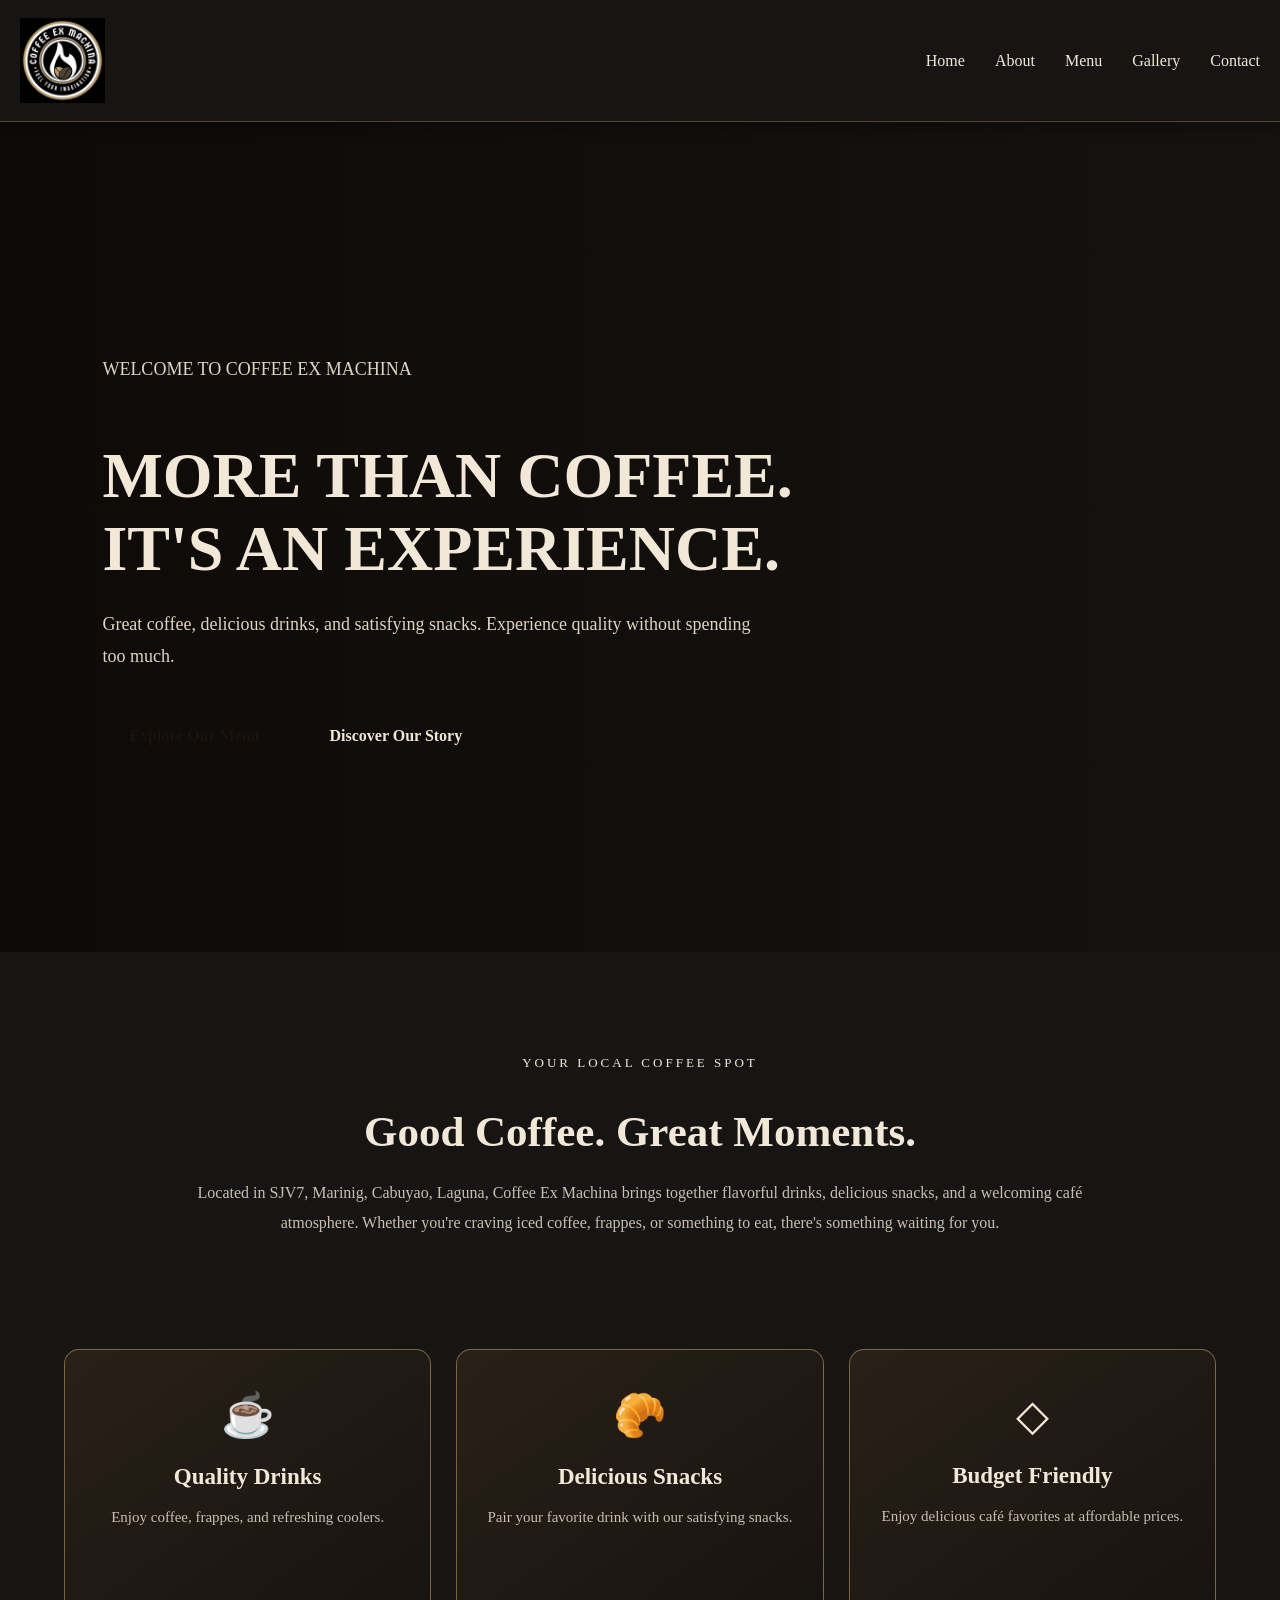
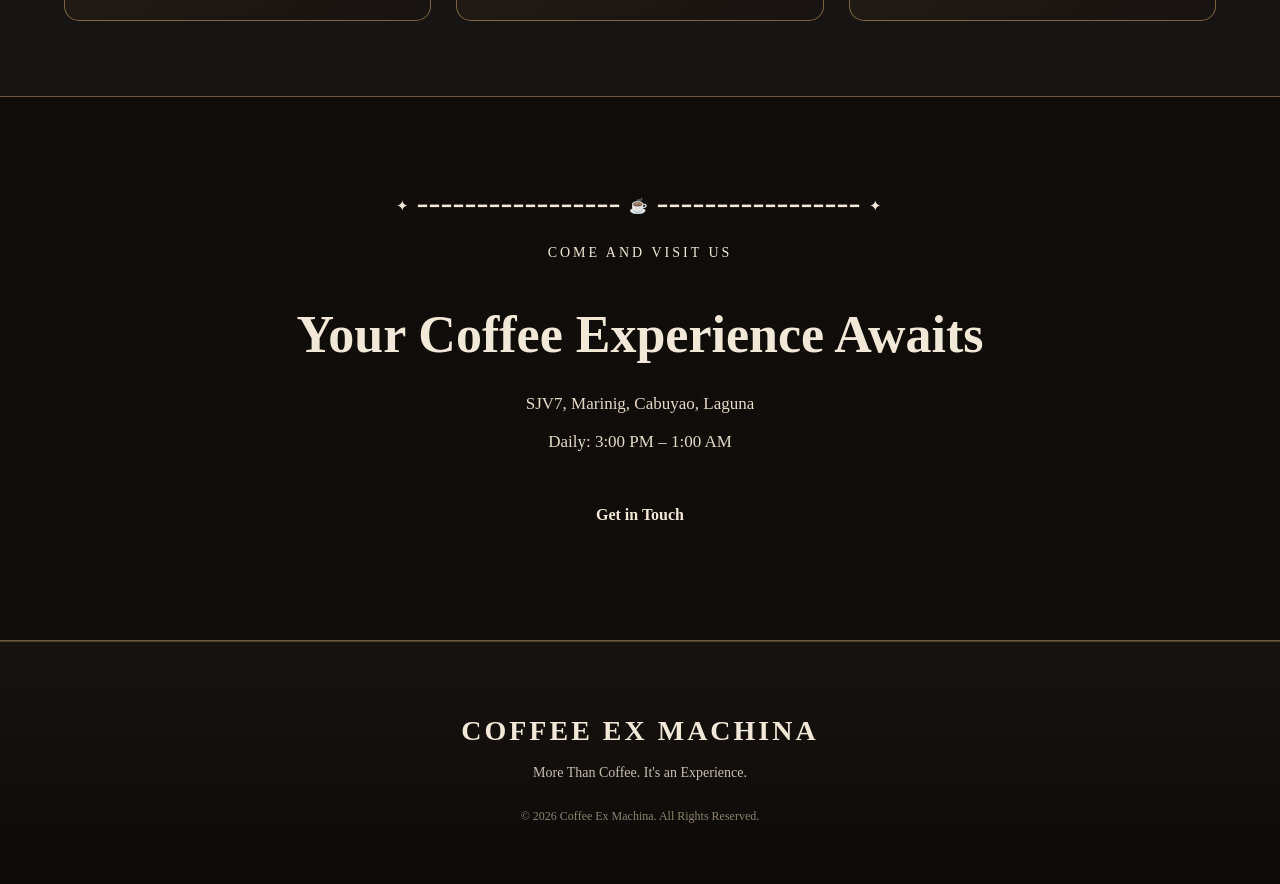
<file: index.html>
<!DOCTYPE html>
<html lang="en">
<head>
    <meta charset="UTF-8">
    <meta name="viewport" content="width=device-width, initial-scale=1.0">
    <meta name="description" content="Discover Coffee Ex Machina, a local coffee shop in Marinig, Cabuyao, Laguna.">
    <title>Coffee Ex Machina | More Than Coffee</title>

    <link rel="stylesheet" href="css/style.css"> 
</head>
<body>

    
<!-- HEADER -->
<header class="header">
    <nav class="navbar">

        <!-- COFFEE EX MACHINA LOGO -->
        <a href="index.html" class="logo">
            <img src="./images/cem-logo.jpg"
                 alt="Coffee Ex Machina Logo">
        </a>

        <!-- NAVIGATION -->
        <ul class="nav-links">
            <li><a href="index.html">Home</a></li>
            <li><a href="about.html">About</a></li>
            <li><a href="menu.html">Menu</a></li>
            <li><a href="gallery.html">Gallery</a></li>
            <li><a href="contact.html">Contact</a></li>
        </ul>

    </nav>
</header>


    <!-- HERO SECTION -->
    <main>
        <section class="hero">
            <div class="hero-content">
                <p class="subtitle">WELCOME TO COFFEE EX MACHINA</p>

                <h1>
                    MORE THAN COFFEE.<br>
                    <span>IT'S AN EXPERIENCE.</span>
                </h1>

                <p class="hero-description">
                    Great coffee, delicious drinks, and satisfying snacks.
                    Experience quality without spending too much.
                </p>

                <div class="hero-buttons">
    <a href="menu.html" class="btn btn-primary">
        Explore Our Menu
    </a>

    <a href="about.html" class="btn btn-secondary">
        Discover Our Story
    </a>
</div>
            </div>
        </section>

        <!-- INTRODUCTION -->
        <section class="welcome">
            <p class="subtitle">YOUR LOCAL COFFEE SPOT</p>

            <h2>Good Coffee. Great Moments.</h2>

            <p>
                Located in SJV7, Marinig, Cabuyao, Laguna,
                Coffee Ex Machina brings together flavorful drinks,
                delicious snacks, and a welcoming café atmosphere.
                Whether you're craving iced coffee, frappes, or
                something to eat, there's something waiting for you.
            </p>
        </section>

        <!-- FEATURES -->
        <section class="features">
            <div class="feature-card">
                <h3>Quality Drinks</h3>
                <p>Enjoy coffee, frappes, and refreshing coolers.</p>
            </div>

            <div class="feature-card">
                <h3>Delicious Snacks</h3>
                <p>Pair your favorite drink with our satisfying snacks.</p>
            </div>

            <div class="feature-card">
                <h3>Budget Friendly</h3>
                <p>Enjoy delicious café favorites at affordable prices.</p>
            </div>
        </section>

        <!-- BUSINESS HOURS -->
        <section class="hours">
            <p class="subtitle">COME AND VISIT US</p>
            <h2>Your Coffee Experience Awaits</h2>
            <p>SJV7, Marinig, Cabuyao, Laguna</p>
            <p>Daily: 3:00 PM – 1:00 AM</p>
            <a href="contact.html" class="btn btn-primary">
                Get in Touch
            </a>
        </section>
    </main>

    <!-- FOOTER -->
    <footer class="footer">
        <h3>COFFEE EX MACHINA</h3>
        <p>More Than Coffee. It's an Experience.</p>
        <p>&copy; 2026 Coffee Ex Machina. All Rights Reserved.</p>
    </footer>

</body>
</html>
</file>
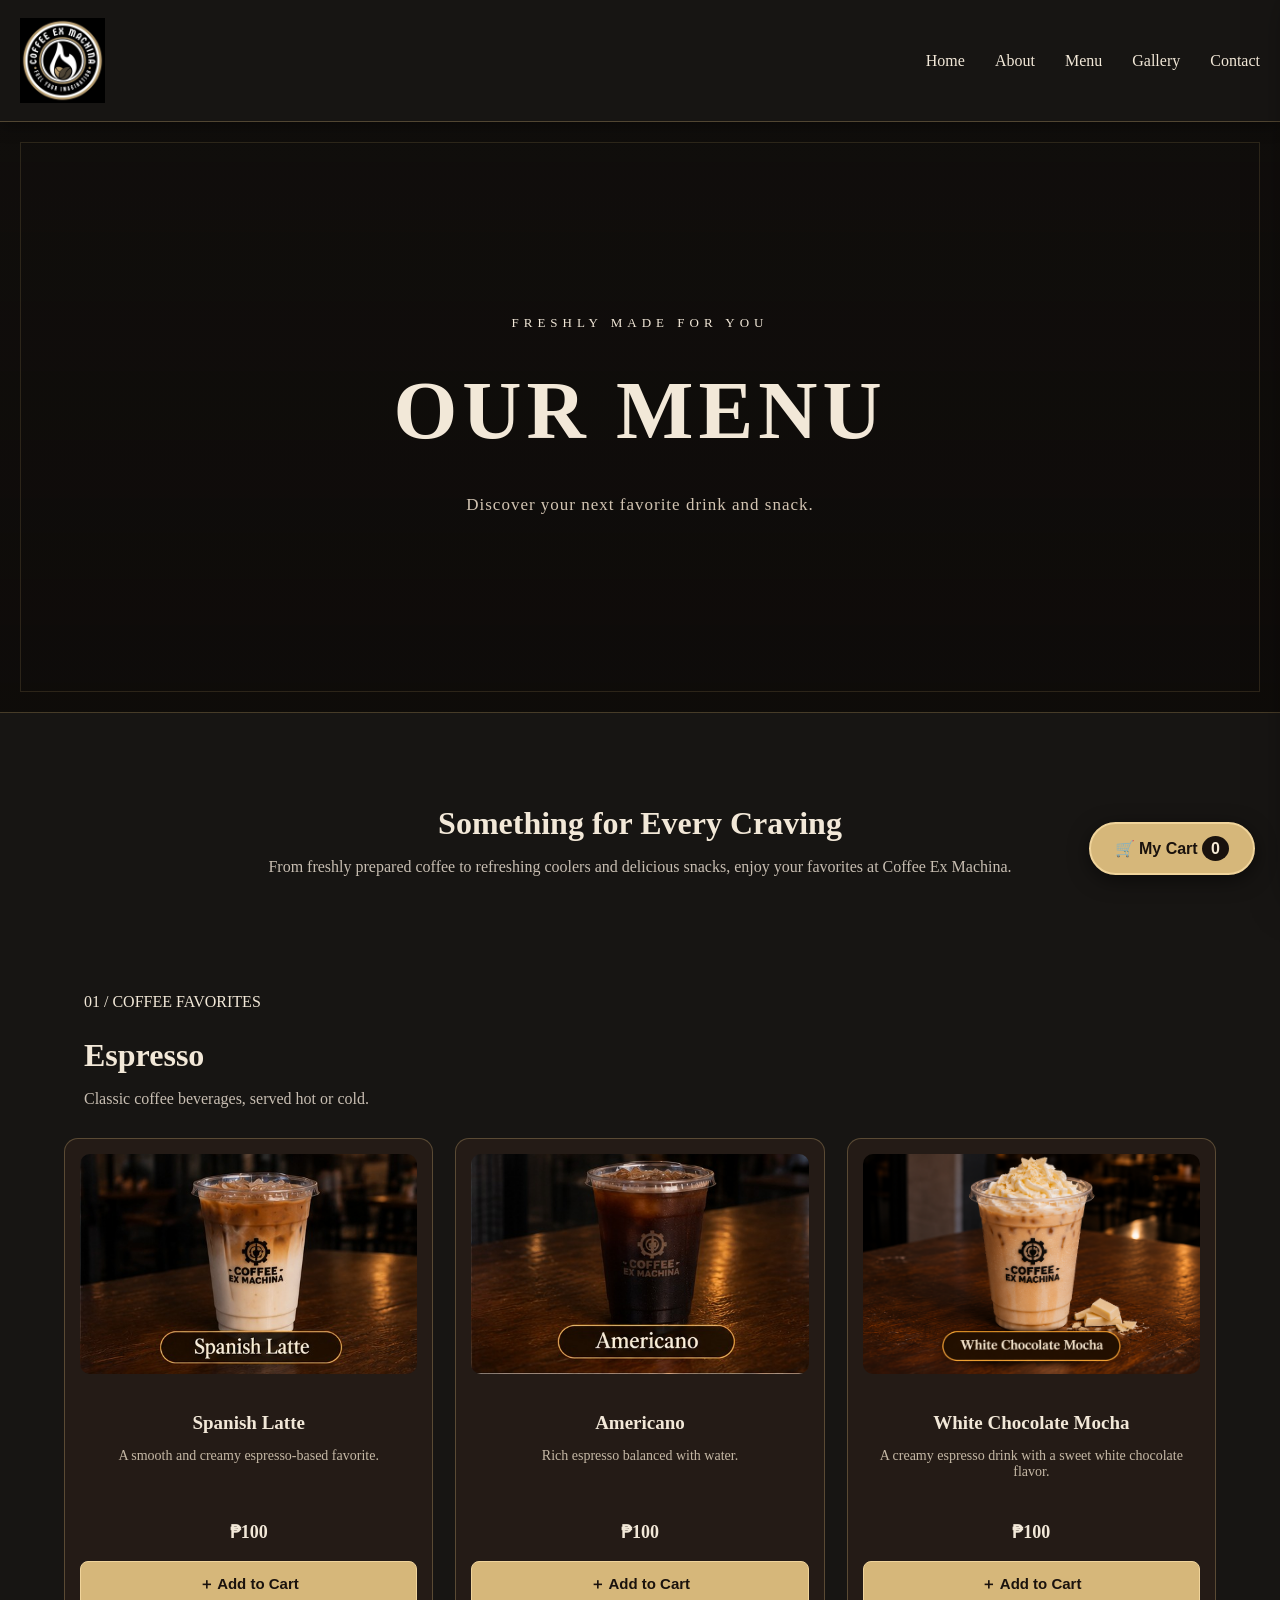
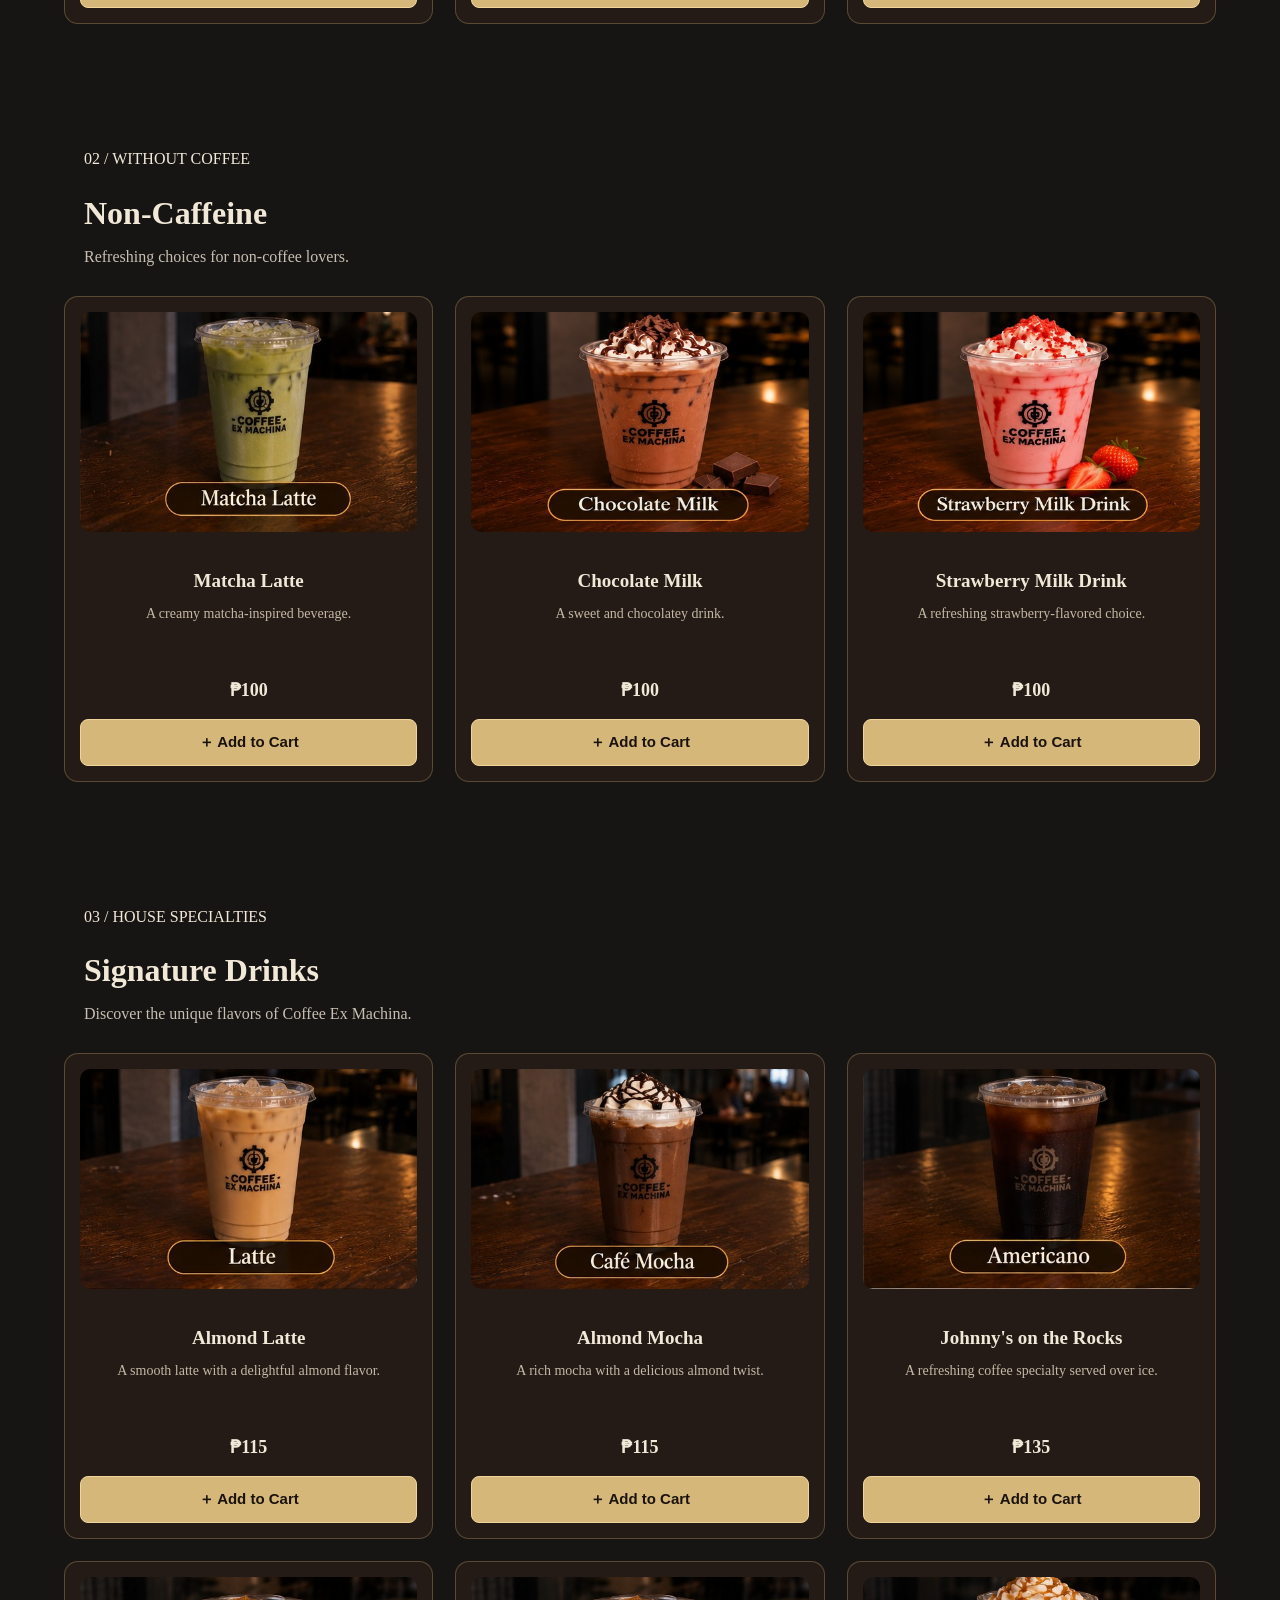
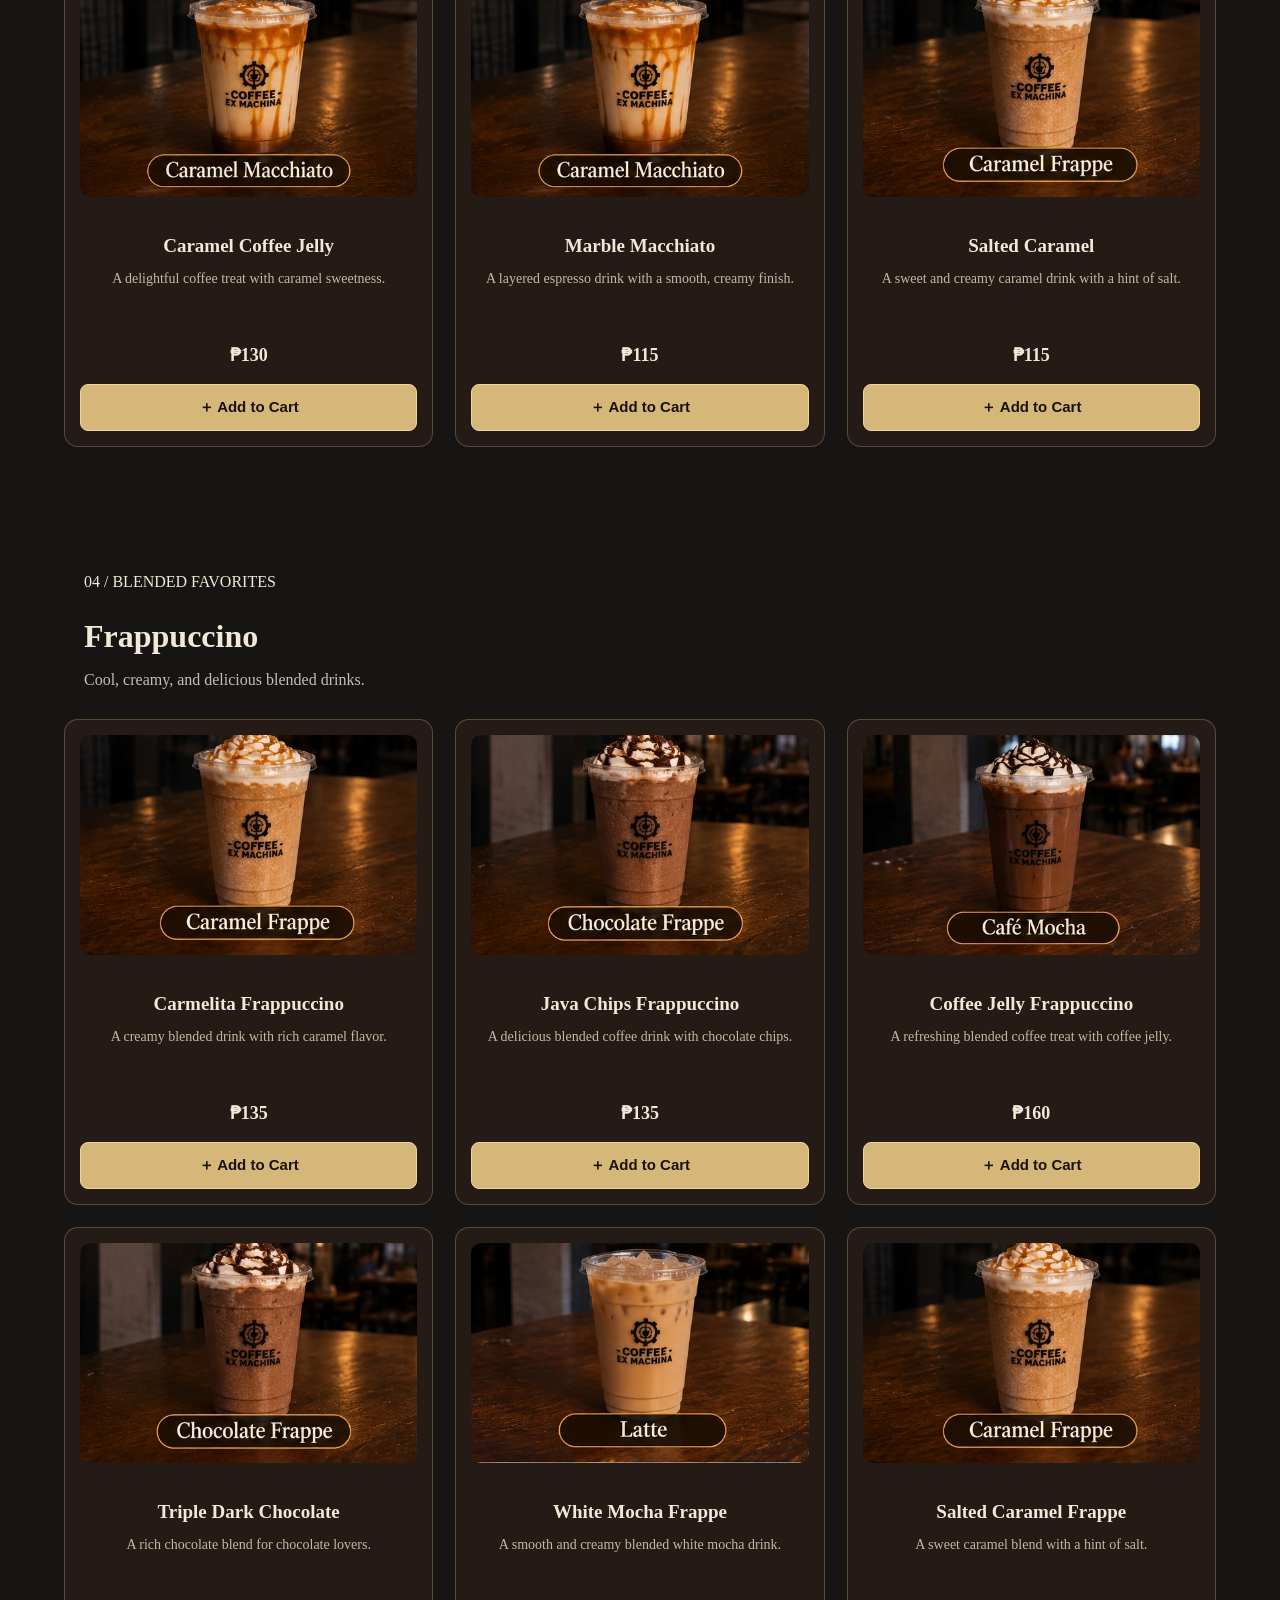
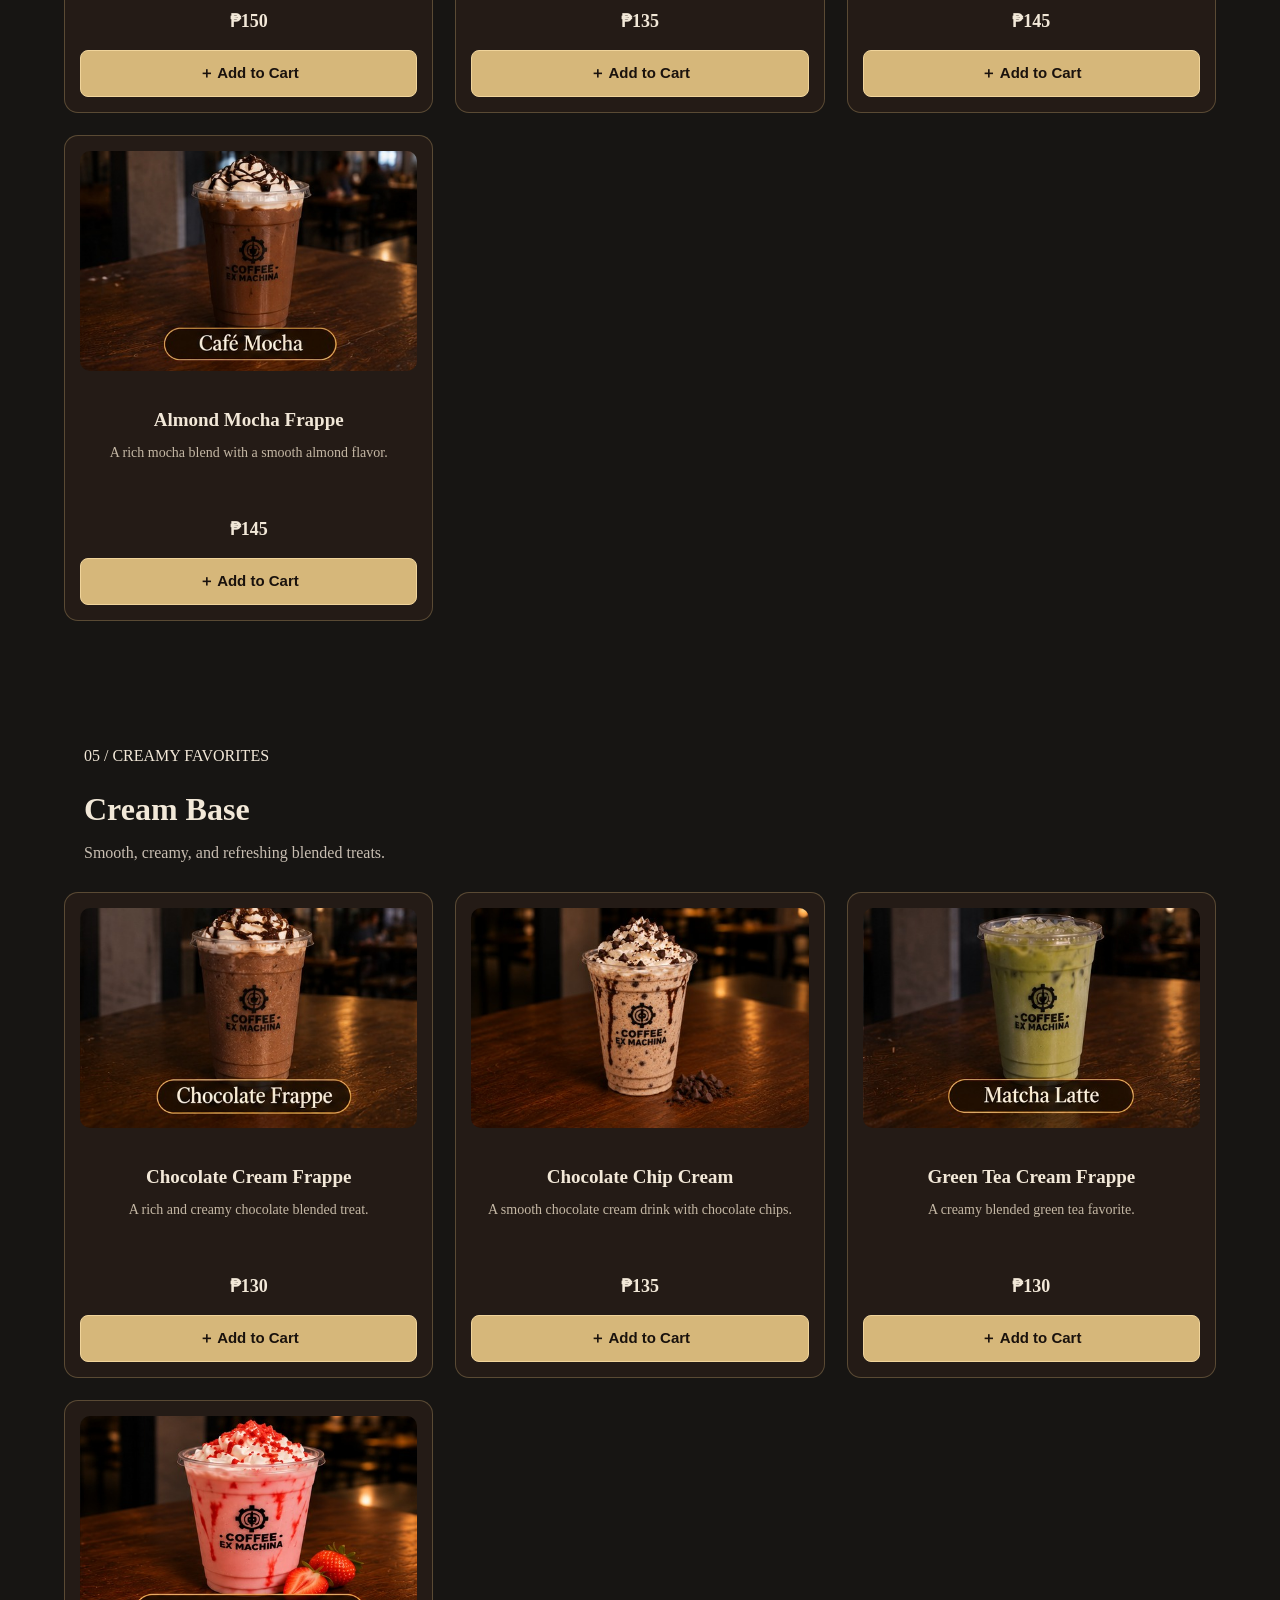
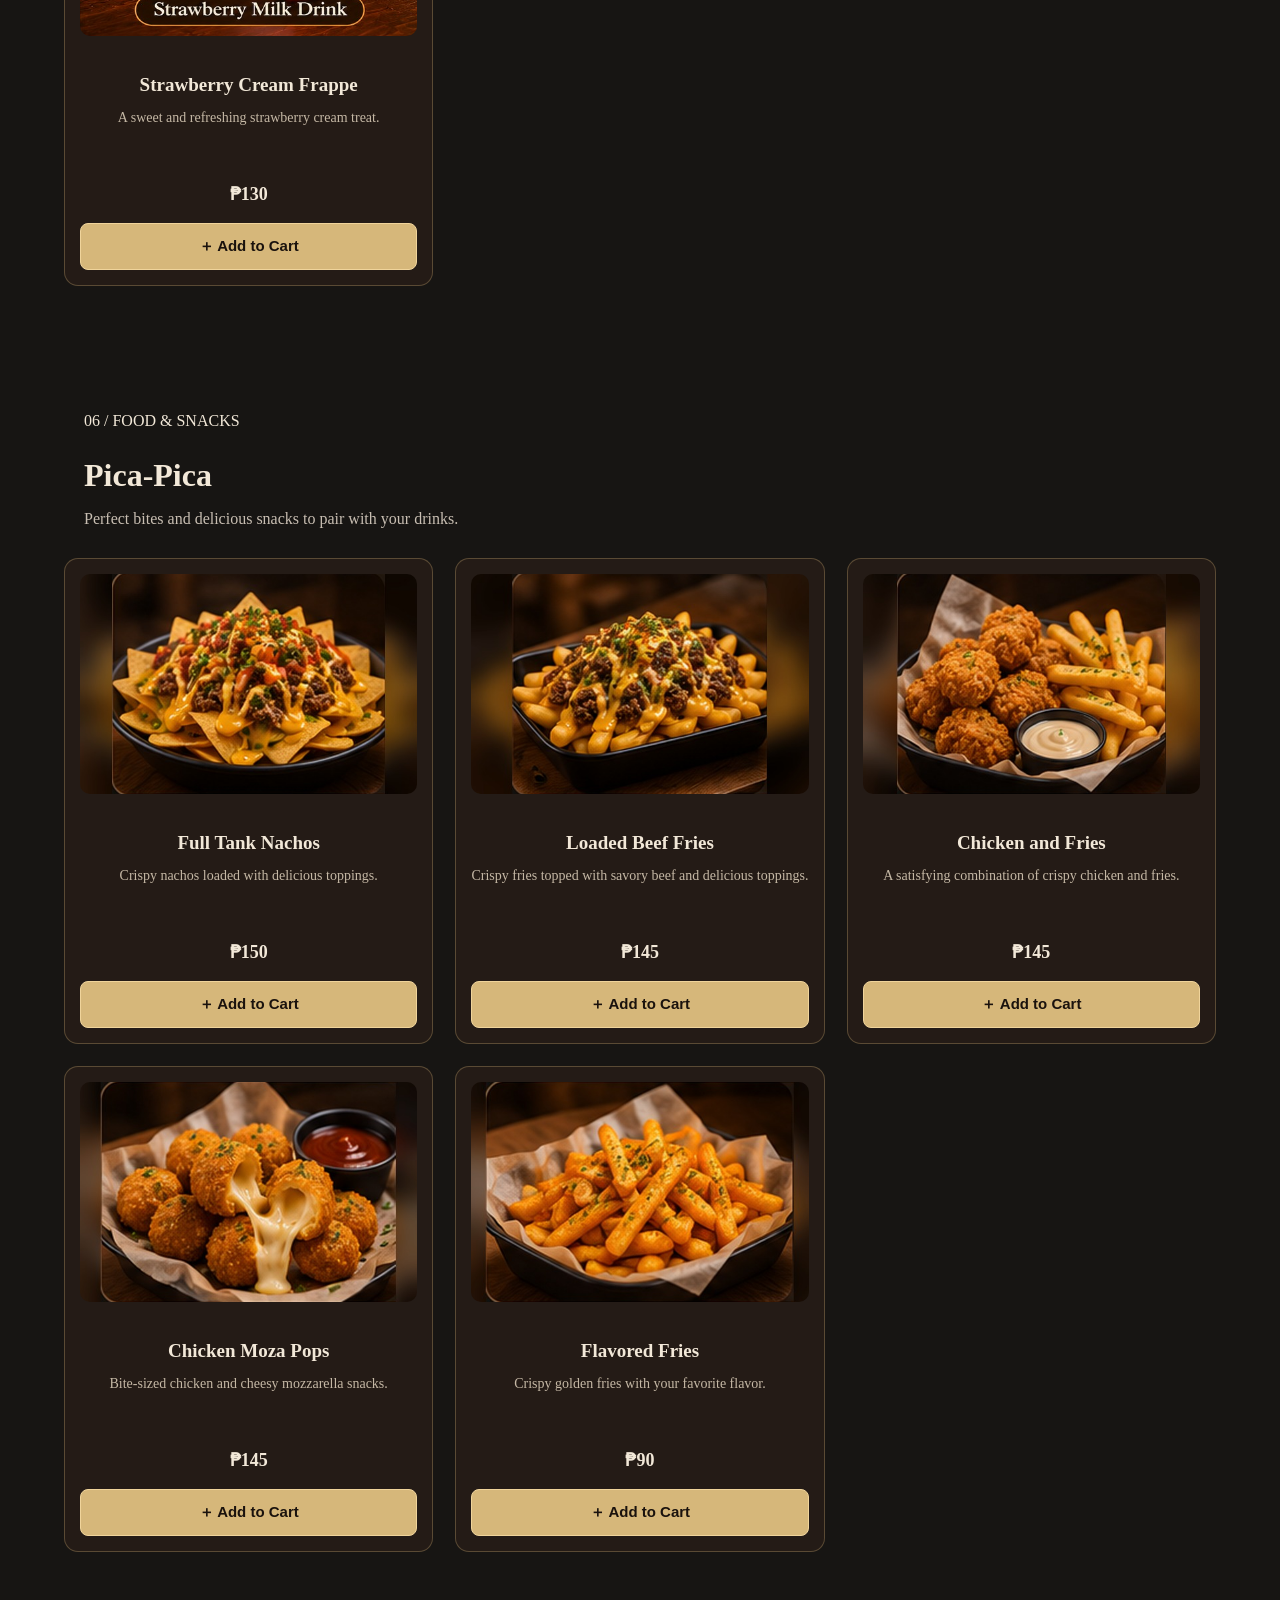
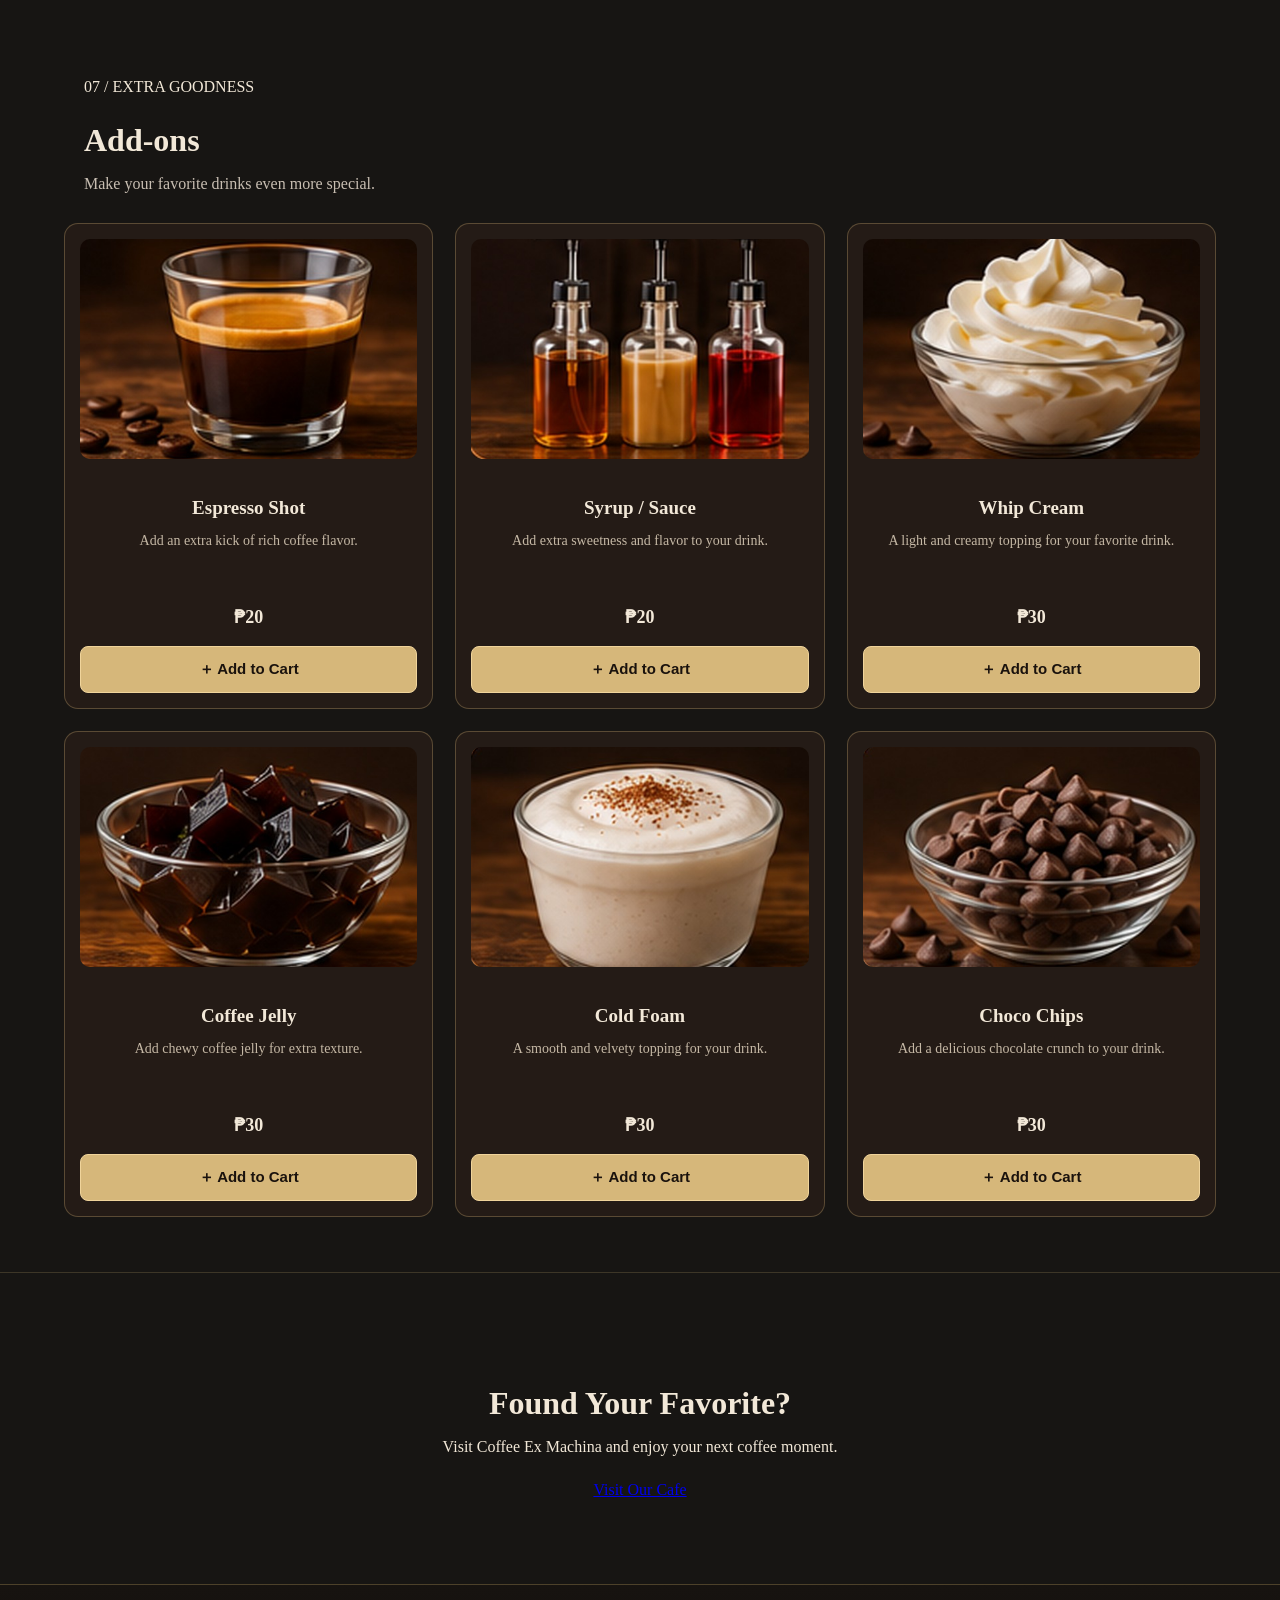
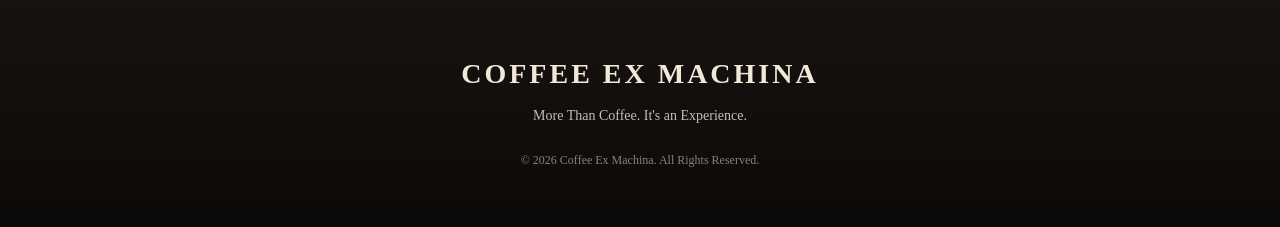
<file: menu.html>
<!DOCTYPE html>
<html lang="en">
<head>
    <meta charset="UTF-8">
    <meta name="viewport" content="width=device-width, initial-scale=1.0">

    <title>Our Menu | Coffee Ex Machina</title>

    <link rel="stylesheet" href="css/style.css">
</head>
<body>

    
<!-- HEADER -->
<header class="header">
    <nav class="navbar">

        <!-- COFFEE EX MACHINA LOGO -->
        <a href="index.html" class="logo">
            <img src="images/cem-logo.jpg"
                 alt="Coffee Ex Machina Logo">
        </a>

        <!-- NAVIGATION LINKS -->
        <ul class="nav-links">
            <li><a href="index.html">Home</a></li>
            <li><a href="about.html">About</a></li>
            <li><a href="menu.html" class="active">Menu</a></li>
            <li><a href="gallery.html">Gallery</a></li>
            <li><a href="contact.html">Contact</a></li>
        </ul>

    </nav>
</header>


    <main>

        <!-- MENU HERO -->
        <section class="page-hero">
            <p class="subtitle">FRESHLY MADE FOR YOU</p>
            <h1>OUR MENU</h1>
            <p>Discover your next favorite drink and snack.</p>
        </section>

        <!-- MENU INTRODUCTION -->
        <section class="menu-intro">
            <h2>Something for Every Craving</h2>
            <p>
                From freshly prepared coffee to refreshing coolers
                and delicious snacks, enjoy your favorites at
                Coffee Ex Machina.
            </p>
        </section>

        <!-- ESPRESSO -->
        <section class="menu-category">
            <div class="category-heading">
                <p class="subtitle">01 / COFFEE FAVORITES</p>
                <h2>Espresso</h2>
                <p>Classic coffee beverages, served hot or cold.</p>
            </div>

            <div class="menu-grid">

                <div class="menu-card">
    <img src="images/spanish-latte.jpg"
         alt="Spanish Latte">

    <h3>Spanish Latte</h3>
    <p>A smooth and creamy espresso-based favorite.</p>
    <span class="price">₱100</span>
</div>

                <div class="menu-card">
    <img src="images/americano.jpg" alt="Americano">

    <h3>Americano</h3>
    <p>Rich espresso balanced with water.</p>

    <span class="price">₱100</span>
</div>
                <div class="menu-card">
    <img src="images/white-chocolate-mocha.jpg"
         alt="White Chocolate Mocha">
    <h3>White Chocolate Mocha</h3>
    <p>A creamy espresso drink with a sweet white chocolate flavor.</p>
    <span class="price">₱100</span>
</div>
</div>
            </div>
        </section>

        <!-- NON CAFFEINE -->
<section class="menu-category">
    <div class="category-heading">
        <p class="subtitle">02 / WITHOUT COFFEE</p>
        <h2>Non-Caffeine</h2>
        <p>Refreshing choices for non-coffee lovers.</p>
    </div>

    <div class="menu-grid">

        <!-- Matcha Latte -->
        <div class="menu-card">
            <img src="images/matcha-latte.jpg" alt="Matcha Latte">
            <h3>Matcha Latte</h3>
            <p>A creamy matcha-inspired beverage.</p>
            <span class="price">₱100</span>
        </div>

        <!-- Chocolate Milk -->
        <div class="menu-card">
            <img src="images/chocolate-milk.jpg" alt="Chocolate Milk">
            <h3>Chocolate Milk</h3>
            <p>A sweet and chocolatey drink.</p>
            <span class="price">₱100</span>
        </div>

        <!-- Strawberry Milk Drink -->
        <div class="menu-card">
            <img src="images/strawberry-milk.jpg" alt="Strawberry Milk Drink">
            <h3>Strawberry Milk Drink</h3>
            <p>A refreshing strawberry-flavored choice.</p>
            <span class="price">₱100</span>
        </div>

    </div>
</section>

        <!-- SIGNATURE DRINKS -->
<section class="menu-category">
    <div class="category-heading">
        <p class="subtitle">03 / HOUSE SPECIALTIES</p>
        <h2>Signature Drinks</h2>
        <p>Discover the unique flavors of Coffee Ex Machina.</p>
    </div>

    <div class="menu-grid">

        <!-- Almond Latte -->
        <div class="menu-card">
            <img src="images/latte.jpg" alt="Almond Latte">
            <h3>Almond Latte</h3>
            <p>A smooth latte with a delightful almond flavor.</p>
            <span class="price">₱115</span>
        </div>

        <!-- Almond Mocha -->
        <div class="menu-card">
            <img src="images/cafe-mocha.jpg" alt="Almond Mocha">
            <h3>Almond Mocha</h3>
            <p>A rich mocha with a delicious almond twist.</p>
            <span class="price">₱115</span>
        </div>

        <!-- Johnny's on the Rocks -->
        <div class="menu-card">
            <img src="images/americano.jpg" alt="Johnny's on the Rocks">
            <h3>Johnny's on the Rocks</h3>
            <p>A refreshing coffee specialty served over ice.</p>
            <span class="price">₱135</span>
        </div>

        <!-- Caramel Coffee Jelly -->
        <div class="menu-card">
            <img src="images/caramel-macchiato.jpg" alt="Caramel Coffee Jelly">
            <h3>Caramel Coffee Jelly</h3>
            <p>A delightful coffee treat with caramel sweetness.</p>
            <span class="price">₱130</span>
        </div>

        <!-- Marble Macchiato -->
        <div class="menu-card">
            <img src="images/caramel-macchiato.jpg" alt="Marble Macchiato">
            <h3>Marble Macchiato</h3>
            <p>A layered espresso drink with a smooth, creamy finish.</p>
            <span class="price">₱115</span>
        </div>

        <!-- Salted Caramel -->
        <div class="menu-card">
            <img src="images/caramel-frappe.jpg" alt="Salted Caramel">
            <h3>Salted Caramel</h3>
            <p>A sweet and creamy caramel drink with a hint of salt.</p>
            <span class="price">₱115</span>
        </div>

    </div>
</section>

       <!-- FRAPPUCCINO -->
<section class="menu-category">
    <div class="category-heading">
        <p class="subtitle">04 / BLENDED FAVORITES</p>
        <h2>Frappuccino</h2>
        <p>Cool, creamy, and delicious blended drinks.</p>
    </div>

    <div class="menu-grid">

        <!-- Carmelita Frappuccino -->
        <div class="menu-card">
            <img src="images/caramel-frappe.jpg" alt="Carmelita Frappuccino">
            <h3>Carmelita Frappuccino</h3>
            <p>A creamy blended drink with rich caramel flavor.</p>
            <span class="price">₱135</span>
        </div>

        <!-- Java Chips Frappuccino -->
        <div class="menu-card">
            <img src="images/chocolate-frappe.jpg" alt="Java Chips Frappuccino">
            <h3>Java Chips Frappuccino</h3>
            <p>A delicious blended coffee drink with chocolate chips.</p>
            <span class="price">₱135</span>
        </div>

        <!-- Coffee Jelly Frappuccino -->
        <div class="menu-card">
            <img src="images/cafe-mocha.jpg" alt="Coffee Jelly Frappuccino">
            <h3>Coffee Jelly Frappuccino</h3>
            <p>A refreshing blended coffee treat with coffee jelly.</p>
            <span class="price">₱160</span>
        </div>

        <!-- Triple Dark Chocolate -->
        <div class="menu-card">
            <img src="images/chocolate-frappe.jpg" alt="Triple Dark Chocolate">
            <h3>Triple Dark Chocolate</h3>
            <p>A rich chocolate blend for chocolate lovers.</p>
            <span class="price">₱150</span>
        </div>

        <!-- White Mocha Frappe -->
        <div class="menu-card">
            <img src="images/latte.jpg" alt="White Mocha Frappe">
            <h3>White Mocha Frappe</h3>
            <p>A smooth and creamy blended white mocha drink.</p>
            <span class="price">₱135</span>
        </div>

        <!-- Salted Caramel Frappe -->
        <div class="menu-card">
            <img src="images/caramel-frappe.jpg" alt="Salted Caramel Frappe">
            <h3>Salted Caramel Frappe</h3>
            <p>A sweet caramel blend with a hint of salt.</p>
            <span class="price">₱145</span>
        </div>

        <!-- Almond Mocha Frappe -->
        <div class="menu-card">
            <img src="images/cafe-mocha.jpg" alt="Almond Mocha Frappe">
            <h3>Almond Mocha Frappe</h3>
            <p>A rich mocha blend with a smooth almond flavor.</p>
            <span class="price">₱145</span>
        </div>

    </div>
</section>

       <!-- CREAM BASE -->
<section class="menu-category">
    <div class="category-heading">
        <p class="subtitle">05 / CREAMY FAVORITES</p>
        <h2>Cream Base</h2>
        <p>Smooth, creamy, and refreshing blended treats.</p>
    </div>

    <div class="menu-grid">

        <!-- Chocolate Cream Frappe -->
        <div class="menu-card">
            <img src="images/chocolate-frappe.jpg"
                 alt="Chocolate Cream Frappe">
            <h3>Chocolate Cream Frappe</h3>
            <p>A rich and creamy chocolate blended treat.</p>
            <span class="price">₱130</span>
        </div>

        <!-- Chocolate Chip Cream -->
        <div class="menu-card">
            <img src="images/chocolate-chip-cream.jpg"
                 alt="Chocolate Chip Cream">
            <h3>Chocolate Chip Cream</h3>
            <p>A smooth chocolate cream drink with chocolate chips.</p>
            <span class="price">₱135</span>
        </div>

        <!-- Green Tea Cream Frappe -->
        <div class="menu-card">
            <img src="images/matcha-latte.jpg"
                 alt="Green Tea Cream Frappe">
            <h3>Green Tea Cream Frappe</h3>
            <p>A creamy blended green tea favorite.</p>
            <span class="price">₱130</span>
        </div>

        <!-- Strawberry Cream Frappe -->
        <div class="menu-card">
            <img src="images/strawberry-milk.jpg"
                 alt="Strawberry Cream Frappe">
            <h3>Strawberry Cream Frappe</h3>
            <p>A sweet and refreshing strawberry cream treat.</p>
            <span class="price">₱130</span>
        </div>

    </div>
</section>

        <!-- PICA-PICA -->
<section class="menu-category">
    <div class="category-heading">
        <p class="subtitle">06 / FOOD & SNACKS</p>
        <h2>Pica-Pica</h2>
        <p>Perfect bites and delicious snacks to pair with your drinks.</p>
    </div>

    <div class="menu-grid">

        <!-- Full Tank Nachos -->
        <div class="menu-card">
            <img src="images/full-tank-nachos.jpg" alt="Full Tank Nachos">
            <h3>Full Tank Nachos</h3>
            <p>Crispy nachos loaded with delicious toppings.</p>
            <span class="price">₱150</span>
        </div>

        <!-- Loaded Beef Fries -->
        <div class="menu-card">
            <img src="images/loaded-beef-fries.jpg" alt="Loaded Beef Fries">
            <h3>Loaded Beef Fries</h3>
            <p>Crispy fries topped with savory beef and delicious toppings.</p>
            <span class="price">₱145</span>
        </div>

        <!-- Chicken and Fries -->
        <div class="menu-card">
            <img src="images/chicken-and-fries.jpg" alt="Chicken and Fries">
            <h3>Chicken and Fries</h3>
            <p>A satisfying combination of crispy chicken and fries.</p>
            <span class="price">₱145</span>
        </div>

        <!-- Chicken Moza Pops -->
        <div class="menu-card">
            <img src="images/chicken-mozz-pops.jpg" alt="Chicken Moza Pops">
            <h3>Chicken Moza Pops</h3>
            <p>Bite-sized chicken and cheesy mozzarella snacks.</p>
            <span class="price">₱145</span>
        </div>

        <!-- Flavored Fries -->
        <div class="menu-card">
            <img src="images/flavored-fries.jpg" alt="Flavored Fries">
            <h3>Flavored Fries</h3>
            <p>Crispy golden fries with your favorite flavor.</p>
            <span class="price">₱90</span>
        </div>

    </div>
</section>

<!-- ADD-ONS -->
<section class="menu-category">
    <div class="category-heading">
        <p class="subtitle">07 / EXTRA GOODNESS</p>
        <h2>Add-ons</h2>
        <p>Make your favorite drinks even more special.</p>
    </div>

    <div class="menu-grid">

        <!-- Espresso Shot -->
        <div class="menu-card">
            <img src="images/espresso-shot.jpg" alt="Espresso Shot">
            <h3>Espresso Shot</h3>
            <p>Add an extra kick of rich coffee flavor.</p>
            <span class="price">₱20</span>
        </div>

        <!-- Syrup / Sauce -->
        <div class="menu-card">
            <img src="images/syrup-sauce.jpg" alt="Syrup and Sauce">
            <h3>Syrup / Sauce</h3>
            <p>Add extra sweetness and flavor to your drink.</p>
            <span class="price">₱20</span>
        </div>

        <!-- Whip Cream -->
        <div class="menu-card">
            <img src="images/whipped-cream.jpg" alt="Whip Cream">
            <h3>Whip Cream</h3>
            <p>A light and creamy topping for your favorite drink.</p>
            <span class="price">₱30</span>
        </div>

        <!-- Coffee Jelly -->
        <div class="menu-card">
            <img src="images/coffee-jelly.jpg" alt="Coffee Jelly">
            <h3>Coffee Jelly</h3>
            <p>Add chewy coffee jelly for extra texture.</p>
            <span class="price">₱30</span>
        </div>

        <!-- Cold Foam -->
        <div class="menu-card">
            <img src="images/cold-foam.jpg" alt="Cold Foam">
            <h3>Cold Foam</h3>
            <p>A smooth and velvety topping for your drink.</p>
            <span class="price">₱30</span>
        </div>

        <!-- Choco Chips -->
        <div class="menu-card">
            <img src="images/choco-chips.jpg" alt="Choco Chips">
            <h3>Choco Chips</h3>
            <p>Add a delicious chocolate crunch to your drink.</p>
            <span class="price">₱30</span>
        </div>

    </div>
</section>

        <!-- MENU FOOTER CTA -->
        <section class="menu-cta">
            <h2>Found Your Favorite?</h2>
            <p>Visit Coffee Ex Machina and enjoy your next coffee moment.</p>

            <a href="contact.html" class="btn btn-primary">
                Visit Our Cafe
            </a>
        </section>

    </main>

    <!-- FOOTER -->
    <footer class="footer">
        <h3>COFFEE EX MACHINA</h3>
        <p>More Than Coffee. It's an Experience.</p>
        <p>&copy; 2026 Coffee Ex Machina. All Rights Reserved.</p>
    </footer>

   <!-- SHOPPING CART OVERLAY -->
<div id="cartOverlay" class="cart-overlay" hidden></div>

<!-- SHOPPING CART PANEL -->
<aside id="cartPanel" class="cart-panel" aria-hidden="true">

    <!-- CART HEADER -->
    <div class="cart-header">
        <h2>My Shopping Cart</h2>

        <button
            id="closeCart"
            class="close-cart"
            type="button"
            aria-label="Close cart">
            &times;
        </button>
    </div>

    <!-- CART ITEMS -->
    <div id="cartItems" class="cart-items">
        <p class="cart-empty">
            Your cart is currently empty.
        </p>
    </div>

    <!-- CART FOOTER -->
    <div class="cart-footer">

        <a href="order-confirmation.html" class="track-order-btn">
    Track My Order
</a>

        <div class="cart-total-row">
            <span>Subtotal</span>
            <strong id="cartSubtotal">₱0.00</strong>
        </div>

        <p>Delivery fee will be calculated at checkout.</p>

        <button
            id="checkoutButton"
            class="checkout-btn"
            type="button"
            disabled>
            Proceed to Checkout
        </button>

    </div>

</aside>

<!-- CHECKOUT OVERLAY -->
<div id="checkoutOverlay" class="checkout-overlay" hidden>

    <div class="checkout-container">

        <!-- CHECKOUT HEADER -->
        <div class="checkout-header">
            <div>
                <p class="subtitle">COFFEE EX MACHINA DELIVERY</p>
                <h2>Complete Your Order</h2>
            </div>

            <button type="button" id="closeCheckout"
                    class="close-checkout">&times;</button>
        </div>

        <form id="checkoutForm">

            <!-- CUSTOMER INFORMATION -->
            <section class="checkout-section">

                <h3>01 / Customer Information</h3>

                <label for="customerName">Full Name</label>
                <input
                    type="text"
                    id="customerName"
                    name="customerName"
                    placeholder="Enter your full name"
                    required>

                <label for="customerPhone">Mobile Number</label>
                <input
                    type="tel"
                    id="customerPhone"
                    name="customerPhone"
                    placeholder="09XXXXXXXXX"
                    pattern="09[0-9]{9}"
                    maxlength="11"
                    required>

            </section>

            <!-- DELIVERY INFORMATION -->
            <section class="checkout-section">

                <h3>02 / Delivery Information</h3>

                <label for="deliveryAddress">Complete Delivery Address</label>
                <textarea
                    id="deliveryAddress"
                    name="deliveryAddress"
                    placeholder="House number, street, barangay, city"
                    rows="3"
                    required></textarea>

                <label for="deliveryInstructions">
                    Delivery Instructions (Optional)
                </label>

                <textarea
                    id="deliveryInstructions"
                    name="deliveryInstructions"
                    placeholder="Landmarks or special instructions"
                    rows="2"></textarea>

            </section>

            <!-- PAYMENT METHOD -->
            <section class="checkout-section">

                <h3>03 / Payment Method</h3>

                <label class="payment-option">
                    <input
                        type="radio"
                        name="paymentMethod"
                        value="Cash on Delivery"
                        required>
                    Cash on Delivery
                </label>

                <label class="payment-option">
                    <input
                        type="radio"
                        name="paymentMethod"
                        value="GCash">
                    GCash (manual confirmation)
                </label>

            </section>

            <!-- ORDER SUMMARY -->
            <section class="checkout-section">

                <h3>04 / Order Summary</h3>

                <div id="checkoutItems"></div>

                <div class="checkout-summary-row">
                    <span>Subtotal</span>
                    <strong id="checkoutSubtotal">₱0.00</strong>
                </div>

                <div class="checkout-summary-row">
                    <span>Delivery Fee</span>
                    <strong>To be confirmed</strong>
                </div>

                <p class="delivery-note">
                    Our delivery team will confirm the delivery fee
                    before your order is finalized.
                </p>

            </section>

            <!-- SUBMIT ORDER -->
            <button type="submit"
                    class="place-order-btn">
                Place Order
            </button>

        </form>

    </div>

</div>

<!-- FLOATING CART BUTTON -->
<button id="cartButton" class="cart-button" type="button">
    🛒 My Cart
    <span id="cartCount">0</span>
</button>


<script>
// =================================
// CUSTOMER MENU - LOAD ADMIN PRODUCTS
// =================================

document.addEventListener("DOMContentLoaded", function () {

    const savedProducts = localStorage.getItem("cemProducts");

    // Keep the original HTML menu if no admin catalog exists
    if (!savedProducts) return;

    let products;

    try {
        products = JSON.parse(savedProducts);

        if (!Array.isArray(products)) return;

    } catch (error) {
        console.error("Unable to load menu products:", error);
        return;
    }

    // FIND EACH MENU CATEGORY
    const menuSections = document.querySelectorAll(".menu-category");

    menuSections.forEach(function (section) {

        const heading = section.querySelector(".category-heading h2");
        const grid = section.querySelector(".menu-grid");

        if (!heading || !grid) return;

        const categoryName = heading.textContent.trim().toLowerCase();

        // GET PRODUCTS FOR THIS CATEGORY
        const categoryProducts = products.filter(function (product) {
            return String(product.category || "").trim().toLowerCase()
                === categoryName;
        });

        // Keep existing section if no matching products
        if (categoryProducts.length === 0) return;

        // REMOVE OLD STATIC PRODUCT CARDS
        grid.replaceChildren();

        // DISPLAY ADMIN PRODUCTS
        categoryProducts.forEach(function (product) {

            const card = document.createElement("div");
            card.className = "menu-card";

            card.dataset.productId = product.id;
            card.dataset.available = product.available !== false
                ? "true"
                : "false";

            // PRODUCT IMAGE
            if (product.image) {

                const image = document.createElement("img");

                image.src = product.image;
                image.alt = product.name;

                image.onerror = function () {
                    this.style.display = "none";
                };

                card.appendChild(image);
            }

            // PRODUCT NAME
            const name = document.createElement("h3");
            name.textContent = product.name;

            // PRODUCT DESCRIPTION
            const description = document.createElement("p");
            description.textContent = product.description || "";

            // PRODUCT PRICE
            const price = document.createElement("span");
            price.className = "price";

            if (product.price === null || product.price === undefined) {
                price.textContent = "Price to be confirmed";
            } else {
                price.textContent = "₱" +
                    Number(product.price).toLocaleString("en-PH");
            }

            card.append(name, description, price);

            // SOLD OUT MESSAGE
            if (product.available === false) {

                const soldOut = document.createElement("p");

                soldOut.textContent = "Currently Sold Out";
                soldOut.style.color = "#d98c80";
                soldOut.style.fontWeight = "bold";

                card.appendChild(soldOut);
            }

            grid.appendChild(card);

        });

    });

    console.log("Customer menu successfully loaded from admin catalog!");

});
</script>


<script src="cart.js"></script>

</body>
</html>
</file>
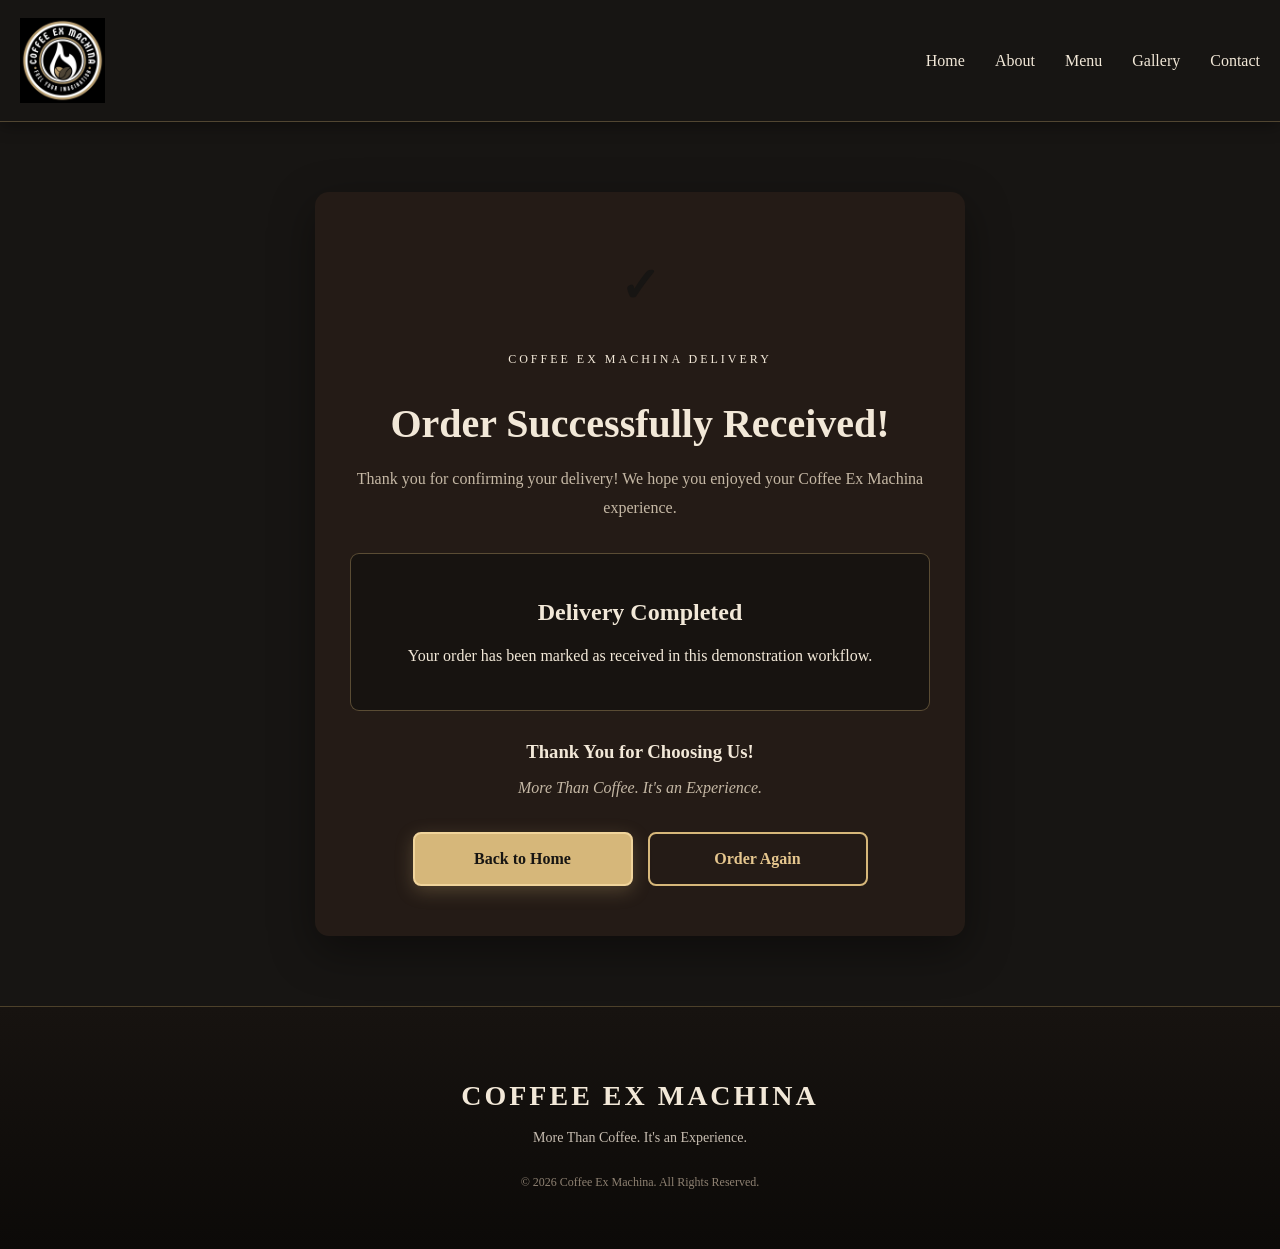
<file: order-completed.html>
<!DOCTYPE html>
<html lang="en">
<head>
    <meta charset="UTF-8">
    <meta name="viewport" content="width=device-width, initial-scale=1.0">

    <title>Order Completed | Coffee Ex Machina</title>

    <link rel="stylesheet" href="css/style.css">
</head>

<body>

    <!-- HEADER -->
    <header class="header">
        <nav class="navbar">

            <a href="index.html" class="logo">
                <img src="images/cem-logo.jpg"
                     alt="Coffee Ex Machina Logo">
            </a>

            <ul class="nav-links">
                <li><a href="index.html">Home</a></li>
                <li><a href="about.html">About</a></li>
                <li><a href="menu.html">Menu</a></li>
                <li><a href="gallery.html">Gallery</a></li>
                <li><a href="contact.html">Contact</a></li>
            </ul>

        </nav>
    </header>

    <!-- ORDER COMPLETED -->
    <main class="order-completed-page">

        <section class="order-completed-card">

            <div class="completed-icon">✓</div>

            <p class="subtitle">
                COFFEE EX MACHINA DELIVERY
            </p>

            <h1>Order Successfully Received!</h1>

            <p class="completed-message">
                Thank you for confirming your delivery!
                We hope you enjoyed your Coffee Ex Machina experience.
            </p>

            <div class="completed-details">
                <h2>Delivery Completed</h2>

                <p>
                    Your order has been marked as received
                    in this demonstration workflow.
                </p>
            </div>

            <h3>Thank You for Choosing Us!</h3>

            <p class="completed-note">
                More Than Coffee. It's an Experience.
            </p>

            <div class="completion-actions">

                <a href="index.html" class="completion-btn">
                    Back to Home
                </a>

                <a href="menu.html" class="completion-secondary-btn">
                    Order Again
                </a>

            </div>

        </section>

    </main>

    <!-- FOOTER -->
    <footer class="footer">
        <h3>COFFEE EX MACHINA</h3>

        <p>More Than Coffee. It's an Experience.</p>

        <p>© 2026 Coffee Ex Machina. All Rights Reserved.</p>
    </footer>

</body>
</html>
</file>
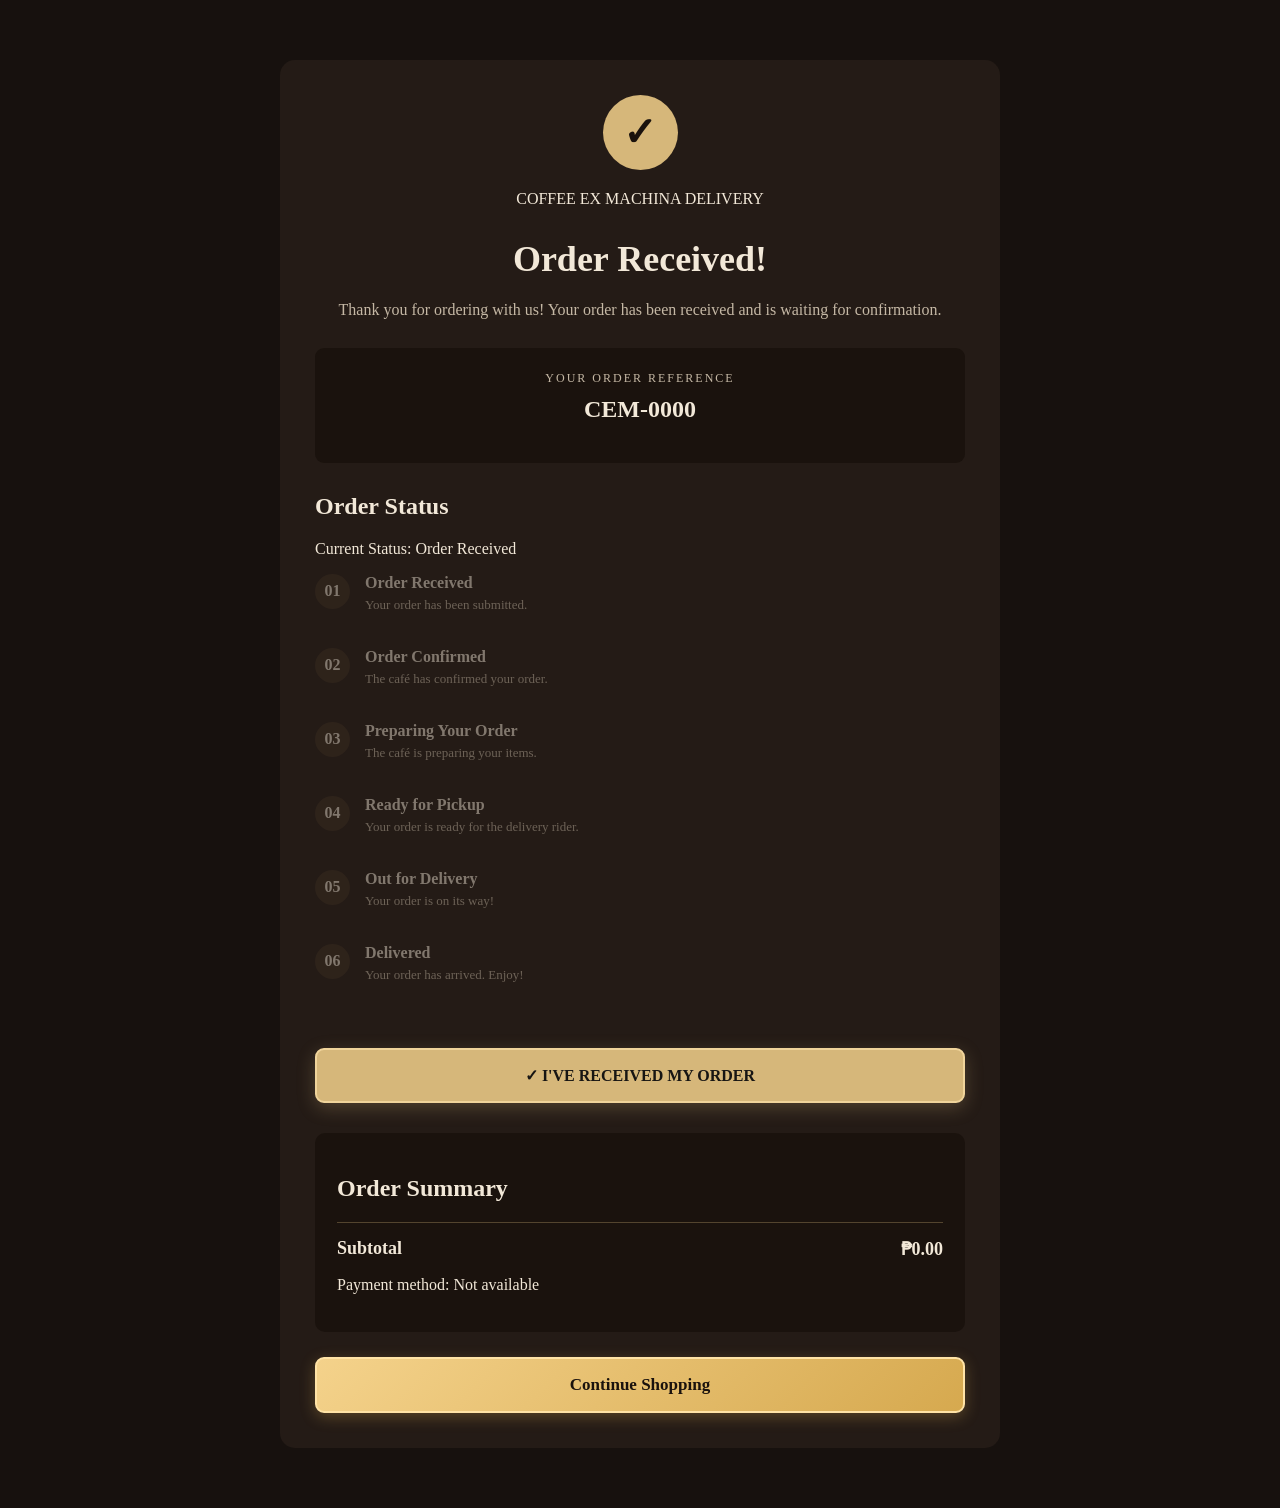
<file: order-confirmation.html>
<!DOCTYPE html>
<html lang="en">
<head>
    <meta charset="UTF-8">
    <meta name="viewport" content="width=device-width, initial-scale=1.0">
    <title>Order Confirmation | Coffee Ex Machina</title>
    <link rel="stylesheet" href="css/style.css">
</head>

<body>

    <!-- COPY YOUR EXISTING HEADER FROM index.html HERE -->

    <main class="confirmation-page">

        <section class="confirmation-card">

            <div class="success-icon">✓</div>

            <p class="subtitle">COFFEE EX MACHINA DELIVERY</p>

            <h1>Order Received!</h1>

            <p class="confirmation-message">
                Thank you for ordering with us!
                Your order has been received and is waiting for confirmation.
            </p>

            <div class="order-reference">
                <span>YOUR ORDER REFERENCE</span>
                <h2 id="orderReference">CEM-0000</h2>
            </div>

            
<div class="order-status">
    <h2>Order Status</h2>

    <p id="currentOrderStatus">
        Current Status: Order Received
    </p>

    <div class="status-step" data-status="Order Received">
        <span>01</span>
        <div>
            <strong>Order Received</strong>
            <p>Your order has been submitted.</p>
        </div>
    </div>

    <div class="status-step" data-status="Confirmed">
        <span>02</span>
        <div>
            <strong>Order Confirmed</strong>
            <p>The café has confirmed your order.</p>
        </div>
    </div>

    <div class="status-step" data-status="Preparing">
        <span>03</span>
        <div>
            <strong>Preparing Your Order</strong>
            <p>The café is preparing your items.</p>
        </div>
    </div>

    <div class="status-step" data-status="Ready for Pickup">
        <span>04</span>
        <div>
            <strong>Ready for Pickup</strong>
            <p>Your order is ready for the delivery rider.</p>
        </div>
    </div>

    <div class="status-step" data-status="Out for Delivery">
        <span>05</span>
        <div>
            <strong>Out for Delivery</strong>
            <p>Your order is on its way!</p>
        </div>
    </div>

    <div class="status-step" data-status="Delivered">
        <span>06</span>
        <div>
            <strong>Delivered</strong>
            <p>Your order has arrived. Enjoy!</p>
        </div>
    </div>

    <!-- CUSTOMER RECEIPT CONFIRMATION -->
<div class="receipt-confirmation">

    <a href="order-completed.html" class="order-received-btn">
        ✓ I'VE RECEIVED MY ORDER
    </a>

</div>

    <div class="received-message">
        <div class="received-icon">✓</div>
        <h3>Thank You for Ordering!</h3>
        <p>
            We hope you enjoyed your Coffee Ex Machina experience.
            Thank you for choosing us!
        </p>
    </div>

</div>
</div>


            <div class="confirmation-summary">
                <h2>Order Summary</h2>

                <div id="confirmationItems"></div>

                <div class="confirmation-total">
                    <span>Subtotal</span>
                    <strong id="confirmationSubtotal">₱0.00</strong>
                </div>

                <p id="confirmationPayment">
                    Payment method: Not available
                </p>
            </div>

            <a href="menu.html" class="back-menu-btn">
                Continue Shopping
            </a>

        </section>

    </main>

    <!-- COPY YOUR EXISTING FOOTER FROM index.html HERE -->

    <script>
        const savedOrder = localStorage.getItem("cemLatestOrder");

        if (savedOrder) {

            const order = JSON.parse(savedOrder);

            document.getElementById("orderReference").textContent =
                order.reference;

            document.getElementById("confirmationSubtotal").textContent =
                "₱" + order.subtotal.toLocaleString("en-PH", {
                    minimumFractionDigits: 2
                });

            document.getElementById("confirmationPayment").textContent =
                "Payment method: " + order.paymentMethod;

            const itemsContainer =
                document.getElementById("confirmationItems");

            order.items.forEach(function(item) {

                const row = document.createElement("div");
                row.className = "confirmation-item";

                const name = document.createElement("span");
                name.textContent = item.name + " × " + item.quantity;

                const price = document.createElement("strong");
                price.textContent = "₱" +
                    (item.price * item.quantity).toLocaleString("en-PH");

                row.append(name, price);
                itemsContainer.appendChild(row);

            });

        } else {

            document.getElementById("confirmationMessage").textContent =
                "No recent order was found. You can return to our menu to place an order.";

        }
    </script>




<script>
(function () {

    // Order status progression
    const statusSteps = [
        "Order Received",
        "Confirmed",
        "Preparing",
        "Ready for Pickup",
        "Out for Delivery",
        "Delivered"
    ];

    // Find the latest order using its reference number
    function getCurrentOrder() {
        try {
            const latestOrder = JSON.parse(
                localStorage.getItem("cemLatestOrder") || "null"
            );

            if (!latestOrder) return null;

            const orders = JSON.parse(
                localStorage.getItem("cemOrders") || "[]"
            );

            if (Array.isArray(orders)) {
                const matchingOrder = orders.find(
                    item => item.reference === latestOrder.reference
                );

                if (matchingOrder) return matchingOrder;
            }

            return latestOrder;

        } catch (error) {
            console.error("Error loading order:", error);
            return null;
        }
    }

    // Update the customer's tracking timeline
    function updateOrderTracking() {
        const order = getCurrentOrder();

        if (!order) return;

        const currentStatus = order.status || "Order Received";

        const statusDisplay = document.getElementById(
            "currentOrderStatus"
        );

        if (statusDisplay) {
            statusDisplay.textContent =
                "Current Status: " + currentStatus;
        }

        const currentIndex = statusSteps.indexOf(currentStatus);

        document.querySelectorAll(".status-step[data-status]")
            .forEach(function (step) {

                const stepIndex = statusSteps.indexOf(
                    step.dataset.status
                );

                step.classList.toggle(
                    "active",
                    currentIndex >= 0 && stepIndex <= currentIndex
                );

                step.classList.toggle(
                    "current",
                    stepIndex === currentIndex
                );
            });
    }

    // Initial update
    updateOrderTracking();

    // Check for updates every 2 seconds
    setInterval(updateOrderTracking, 2000);

    // Also update when another tab changes localStorage
    window.addEventListener("storage", updateOrderTracking);

})();
</script>


</body>
</html>
</file>
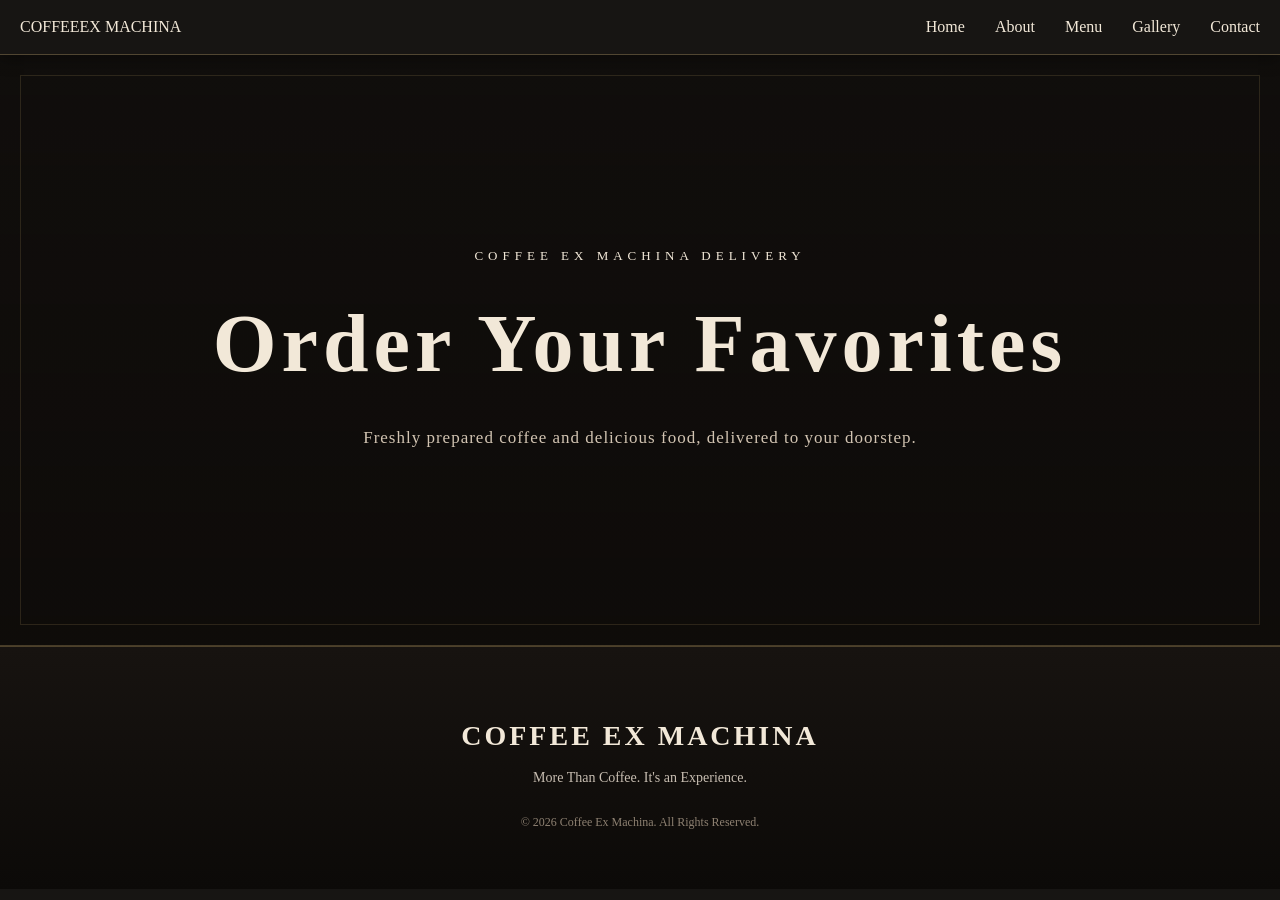
<file: order.html>
<!DOCTYPE html>
<html lang="en">

<head>
    <meta charset="UTF-8">
    <meta name="viewport" content="width=device-width, initial-scale=1.0">
    <title>Order Online | Coffee Ex Machina</title>
    <link rel="stylesheet" href="css/style.css">
</head>

<body>

    <!-- NAVIGATION -->
    <header class="header">
        <nav class="navbar">
            <a href="index.html" class="logo">
                COFFEE <span>EX MACHINA</span>
            </a>

            <ul class="nav-links">
                <li><a href="index.html" class="active">Home</a></li>
                <li><a href="about.html">About</a></li>
                <li><a href="menu.html">Menu</a></li>
                <li><a href="gallery.html">Gallery</a></li>
                <li><a href="contact.html">Contact</a></li>
            </ul>
        </nav>
    </header>


    <main>

        <!-- ORDER HERO -->
        <section class="page-hero">
            <p class="subtitle">COFFEE EX MACHINA DELIVERY</p>
            <h1>Order Your Favorites</h1>
            <p>Freshly prepared coffee and delicious food, delivered to your doorstep.</p>
        </section>

        <!-- PRODUCTS WILL BE ADDED HERE -->

    </main>

    <!-- FOOTER -->
    <footer class="footer">
        <h3>COFFEE EX MACHINA</h3>
        <p>More Than Coffee. It's an Experience.</p>
        <p>&copy; 2026 Coffee Ex Machina. All Rights Reserved.</p>
    </footer>

</body>

</html>
</file>
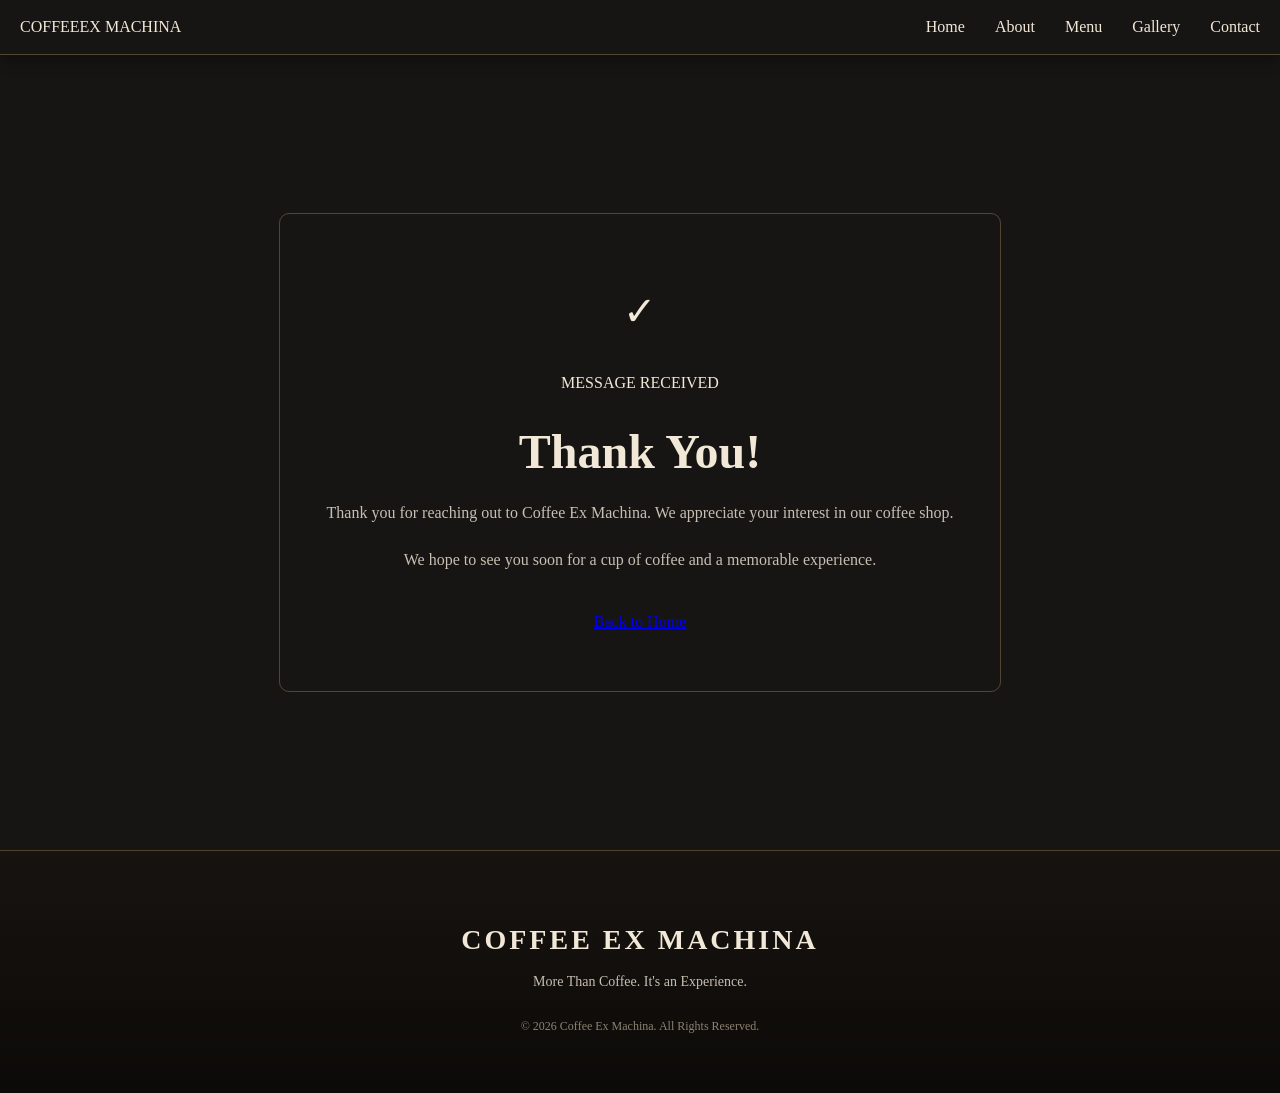
<file: thank-you.html>
<!DOCTYPE html>
<html lang="en">
<head>
    <meta charset="UTF-8">
    <meta name="viewport" content="width=device-width, initial-scale=1.0">

    <title>Thank You | Coffee Ex Machina</title>

    <link rel="stylesheet" href="css/style.css">
</head>
<body>

    <header class="header">
        <nav class="navbar">
            <a href="index.html" class="logo">
                COFFEE <span>EX MACHINA</span>
            </a>

            <ul class="nav-links">
                <li><a href="index.html">Home</a></li>
                <li><a href="about.html">About</a></li>
                <li><a href="menu.html">Menu</a></li>
                <li><a href="gallery.html">Gallery</a></li>
                <li><a href="contact.html">Contact</a></li>
            </ul>
        </nav>
    </header>

    <main class="thank-you-section">

        <div class="thank-you-card">

            <div class="thank-you-icon">✓</div>

            <p class="subtitle">MESSAGE RECEIVED</p>

            <h1>Thank You!</h1>

            <p>
                Thank you for reaching out to Coffee Ex Machina.
                We appreciate your interest in our coffee shop.
            </p>

            <p>
                We hope to see you soon for a cup of coffee
                and a memorable experience.
            </p>

            <a href="index.html" class="btn btn-primary">
                Back to Home
            </a>

        </div>

    </main>

    <footer class="footer">
        <h3>COFFEE EX MACHINA</h3>
        <p>More Than Coffee. It's an Experience.</p>
        <p>&copy; 2026 Coffee Ex Machina. All Rights Reserved.</p>
    </footer>

</body>
</html>
</file>
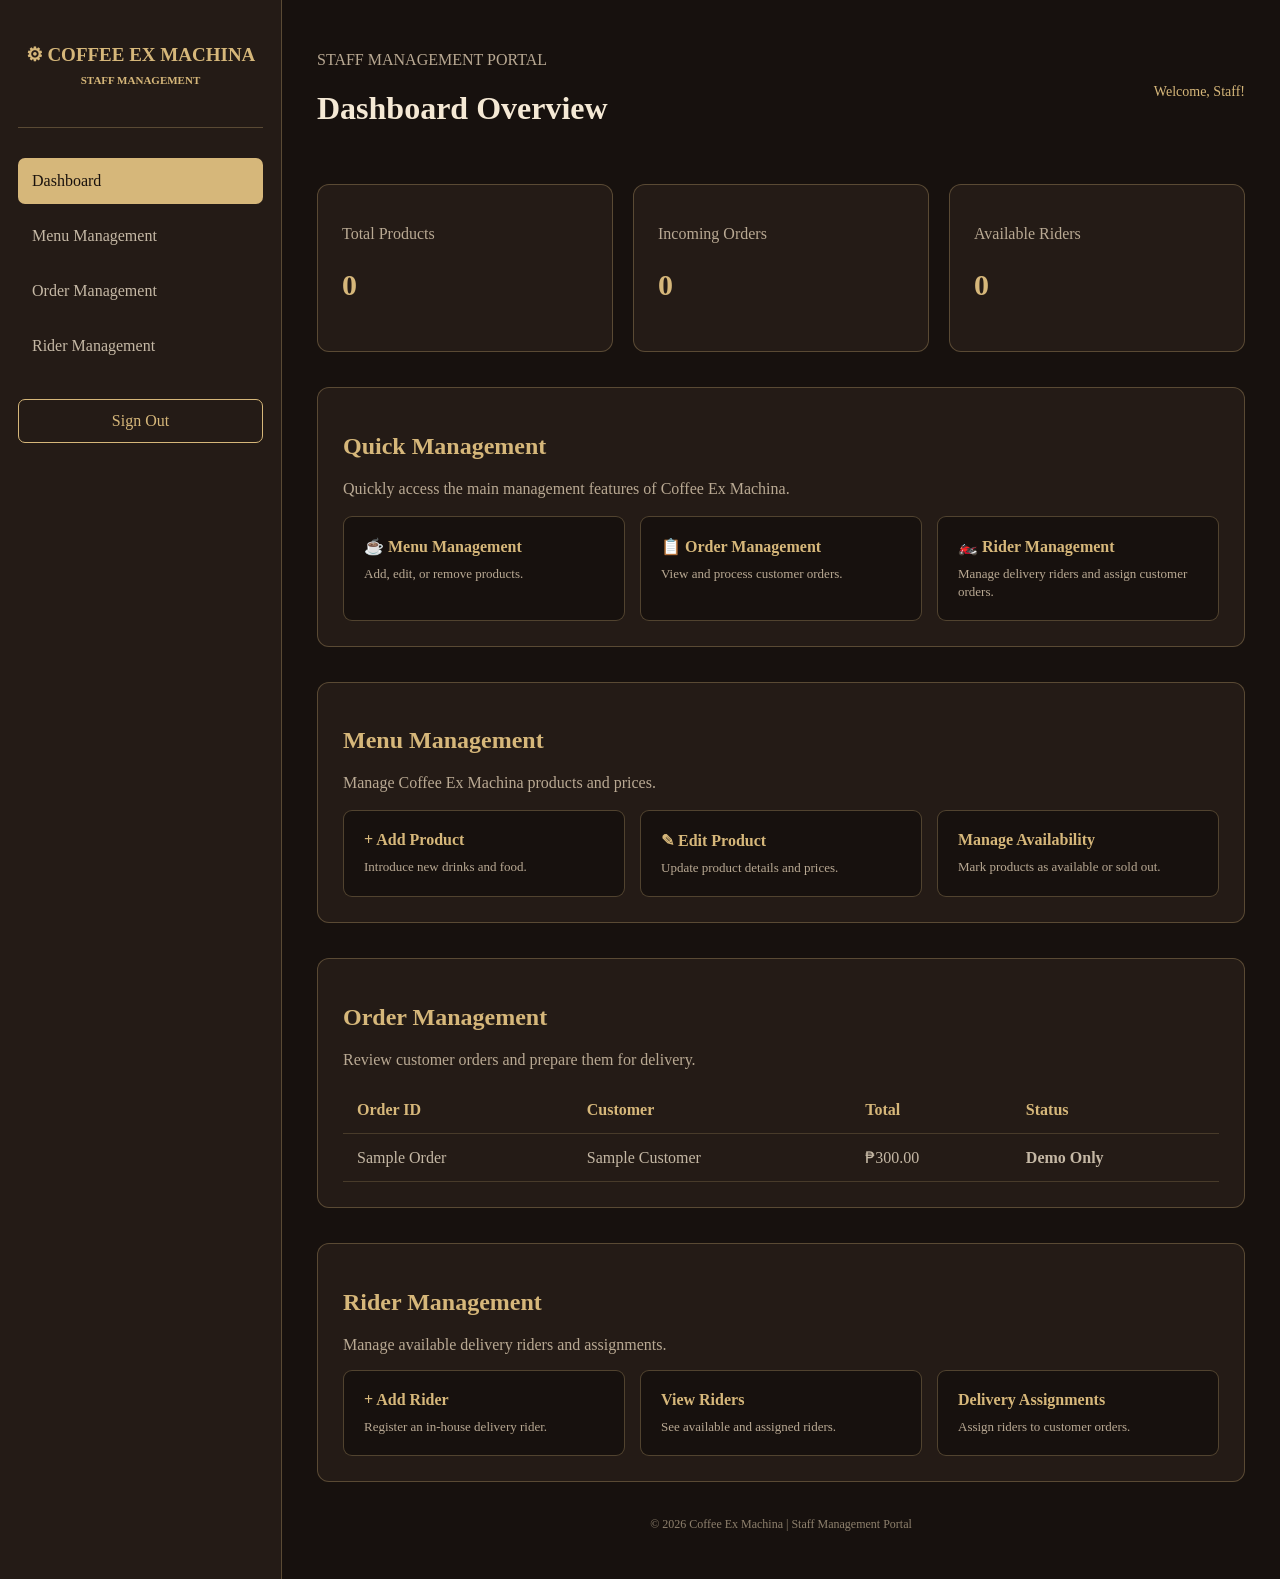
<file: admin/dashboard.html>
<!DOCTYPE html>
<html lang="en">
<head>
    <meta charset="UTF-8">
    <meta name="viewport" content="width=device-width, initial-scale=1.0">
    <title>Admin Dashboard | Coffee Ex Machina</title>
    <link rel="stylesheet" href="../css/style.css">

    <style>
        .admin-layout {
            min-height: 100vh;
            display: flex;
            background: #17110e;
            color: #f5e9d5;
        }

        .admin-sidebar {
            width: 245px;
            flex-shrink: 0;
            padding: 28px 18px;
            background: #241b16;
            border-right: 1px solid rgba(214,183,122,.3);
        }

        .admin-brand {
            color: #d6b77a;
            font-size: 19px;
            font-weight: bold;
            text-align: center;
            padding: 15px 5px 30px;
            border-bottom: 1px solid rgba(214,183,122,.3);
        }

        .admin-nav {
            margin-top: 30px;
        }

        .admin-nav a {
            display: block;
            padding: 14px;
            margin-bottom: 9px;
            color: #c5b8a5;
            text-decoration: none;
            border-radius: 7px;
            transition: .3s;
        }

        .admin-nav a:hover,
        .admin-nav a.active {
            background: #d6b77a;
            color: #1a120d;
        }

        .admin-main {
            flex: 1;
            min-width: 0;
            padding: 35px;
        }

        .admin-topbar {
            display: flex;
            justify-content: space-between;
            align-items: center;
            gap: 15px;
            margin-bottom: 35px;
        }

        .admin-topbar h1 {
            color: #f5e9d5;
        }

        .admin-profile {
            color: #d6b77a;
            font-size: 14px;
        }

        .admin-stats {
            display: grid;
            grid-template-columns: repeat(3, 1fr);
            gap: 20px;
            margin-bottom: 35px;
        }

        .admin-stat-card {
            padding: 24px;
            background: #241b16;
            border: 1px solid rgba(214,183,122,.3);
            border-radius: 12px;
        }

        .admin-stat-card p {
            color: #b9a993;
            margin-bottom: 12px;
        }

        .admin-stat-card h2 {
            color: #d6b77a;
            font-size: 30px;
        }

        .admin-section {
            margin-bottom: 35px;
            padding: 25px;
            background: #241b16;
            border: 1px solid rgba(214,183,122,.3);
            border-radius: 12px;
            scroll-margin-top: 25px;
        }

        .admin-section h2 {
            color: #d6b77a;
            margin-bottom: 20px;
        }

        .admin-actions {
            display: grid;
            grid-template-columns: repeat(3, 1fr);
            gap: 15px;
        }

        .admin-action {
            display: block;
            padding: 20px;
            background: #17110e;
            border: 1px solid rgba(214,183,122,.3);
            border-radius: 9px;
            color: #f5e9d5;
            text-decoration: none;
            transition: .3s;
        }

        .admin-action:hover {
            border-color: #d6b77a;
            transform: translateY(-3px);
        }

        .admin-action strong {
            display: block;
            color: #d6b77a;
            margin-bottom: 8px;
        }

        .admin-action span {
            color: #b9a993;
            font-size: 13px;
        }

        .admin-table-wrapper {
            overflow-x: auto;
        }

        .admin-table {
            width: 100%;
            border-collapse: collapse;
            min-width: 520px;
        }

        .admin-table th,
        .admin-table td {
            padding: 14px;
            text-align: left;
            border-bottom: 1px solid rgba(214,183,122,.2);
        }

        .admin-table th {
            color: #d6b77a;
        }

        .admin-table td {
            color: #c5b8a5;
        }

        .admin-status {
            color: #d6b77a;
            font-weight: bold;
        }

        .admin-logout {
            display: block;
            margin-top: 30px;
            padding: 12px;
            text-align: center;
            background: transparent;
            color: #d6b77a;
            border: 1px solid #d6b77a;
            border-radius: 7px;
            text-decoration: none;
        }

        .admin-logout:hover {
            background: #d6b77a;
            color: #1a120d;
        }

        @media (max-width: 850px) {
            .admin-sidebar {
                width: 190px;
            }

            .admin-main {
                padding: 20px;
            }

            .admin-stats,
            .admin-actions {
                grid-template-columns: 1fr;
            }
        }

        @media (max-width: 600px) {
            .admin-layout {
                flex-direction: column;
            }

            .admin-sidebar {
                width: auto;
                padding: 15px;
            }

            .admin-nav {
                display: flex;
                flex-wrap: wrap;
                gap: 5px;
                margin-top: 15px;
            }

            .admin-nav a {
                padding: 9px;
                font-size: 12px;
            }

            .admin-main {
                padding: 18px;
            }

            .admin-topbar {
                align-items: flex-start;
                flex-direction: column;
            }
        }
    </style>
</head>

<body>

<div class="admin-layout">

    <!-- SIDEBAR -->
    <aside class="admin-sidebar">

        <div class="admin-brand">
            ⚙ COFFEE EX MACHINA
            <p style="font-size:11px; margin-top:8px;">
                STAFF MANAGEMENT
            </p>
        </div>

        <nav class="admin-nav">

            <a href="#dashboard" class="active">Dashboard</a>
            <a href="#menu-management">Menu Management</a>
            <a href="orders.html">Order Management</a>
            <a href="riders.html">Rider Management</a>

        </nav>

        <a href="login.html" class="admin-logout">
            Sign Out
        </a>

    </aside>


    <!-- MAIN CONTENT -->
    <main class="admin-main" id="dashboard">

        <!-- TOP BAR -->
        <header class="admin-topbar">

            <div>
                <p style="color:#b9a993;">STAFF MANAGEMENT PORTAL</p>
                <h1>Dashboard Overview</h1>
            </div>

            <div class="admin-profile">
                Welcome, Staff!
            </div>

        </header>


        <!-- STATISTICS -->
        <section class="admin-stats">

            <div class="admin-stat-card">
                <p>Total Products</p>
                <h2 id="totalProductsCount">0</h2>
            </div>

            <div class="admin-stat-card">
                <p>Incoming Orders</p>
                <h2 id="incomingOrdersCount">0</h2>
            </div>

            <div class="admin-stat-card">
                <p>Available Riders</p>
                <h2 id="availableRidersCount">0</h2>
            </div>

        </section>


        <!-- QUICK MANAGEMENT -->
<section class="admin-section" id="quick-management">
    <h2>Quick Management</h2>

    <p style="color:#b9a993; margin-bottom:18px;">
        Quickly access the main management features of Coffee Ex Machina.
    </p>

    <div class="admin-actions">

        <!-- MENU MANAGEMENT LINK -->
        <a href="products.html" class="admin-action">
            <strong>☕ Menu Management</strong>
            <span>Add, edit, or remove products.</span>
        </a>

        <!-- ORDER MANAGEMENT LINK -->
        <a href="orders.html" class="admin-action">
    <strong>📋 Order Management</strong>
    <span>View and process customer orders.</span>
</a>

<a href="riders.html" class="admin-action">
    <strong>🏍️ Rider Management</strong>
    <span>Manage delivery riders and assign customer orders.</span>
</a>

    </div>
</section>


<!-- MENU MANAGEMENT -->
<section class="admin-section" id="menu-management">
    <h2>Menu Management</h2>

    <p style="color:#b9a993; margin-bottom:18px;">
        Manage Coffee Ex Machina products and prices.
    </p>

    <div class="admin-actions">

        <!-- ADD PRODUCT -->
        <a href="products.html#productForm" class="admin-action">
            <strong>+ Add Product</strong>
            <span>Introduce new drinks and food.</span>
        </a>

        <!-- EDIT PRODUCT -->
        <a href="products.html#productList" class="admin-action">
            <strong>✎ Edit Product</strong>
            <span>Update product details and prices.</span>
        </a>

        <!-- MANAGE AVAILABILITY -->
        <a href="products.html#productList" class="admin-action">
            <strong>Manage Availability</strong>
            <span>Mark products as available or sold out.</span>
        </a>

    </div>
</section>


        <!-- ORDER MANAGEMENT -->
        <section class="admin-section" id="order-management">

            <h2>Order Management</h2>

            <p style="color:#b9a993; margin-bottom:18px;">
                Review customer orders and prepare them for delivery.
            </p>

            <div class="admin-table-wrapper">

                <table class="admin-table">

                    <thead>
                        <tr>
                            <th>Order ID</th>
                            <th>Customer</th>
                            <th>Total</th>
                            <th>Status</th>
                        </tr>
                    </thead>

                    <tbody>
                        <tr>
                            <td>Sample Order</td>
                            <td>Sample Customer</td>
                            <td>₱300.00</td>
                            <td class="admin-status">Demo Only</td>
                        </tr>
                    </tbody>

                </table>

            </div>

        </section>


        <!-- RIDER MANAGEMENT -->
        <section class="admin-section" id="rider-management">

            <h2>Rider Management</h2>

            <p style="color:#b9a993;">
                Manage available delivery riders and assignments.
            </p>

            <div class="admin-actions">

                <div class="admin-action">
                    <strong>+ Add Rider</strong>
                    <span>Register an in-house delivery rider.</span>
                </div>

                <div class="admin-action">
                    <strong>View Riders</strong>
                    <span>See available and assigned riders.</span>
                </div>

                <div class="admin-action">
                    <strong>Delivery Assignments</strong>
                    <span>Assign riders to customer orders.</span>
                </div>

            </div>

        </section>

        <p style="text-align:center; color:#8e806d; font-size:12px;">
            © 2026 Coffee Ex Machina | Staff Management Portal
        </p>

    </main>

</div>


<script>
document.addEventListener("DOMContentLoaded", function () {

    // Read saved data from localStorage
    function getSavedData(key) {
        try {
            const data = JSON.parse(localStorage.getItem(key) || "[]");
            return Array.isArray(data) ? data : [];
        } catch (error) {
            console.error("Error reading " + key, error);
            return [];
        }
    }

    // Get saved products, orders, and riders
    const products = getSavedData("cemProducts");
    const orders = getSavedData("cemOrders");
    const riders = getSavedData("cemRiders");

    // Count all registered products
    document.getElementById("totalProductsCount").textContent =
        products.length;

    // Count orders that are not yet delivered or cancelled
    const incomingOrders = orders.filter(order =>
        order.status !== "Delivered" &&
        order.status !== "Cancelled"
    );

    document.getElementById("incomingOrdersCount").textContent =
        incomingOrders.length;

    // Count riders currently marked as available
    const availableRiders = riders.filter(rider =>
        rider.available === true
    );

    document.getElementById("availableRidersCount").textContent =
        availableRiders.length;

});
</script>


</body>
</html>
</file>
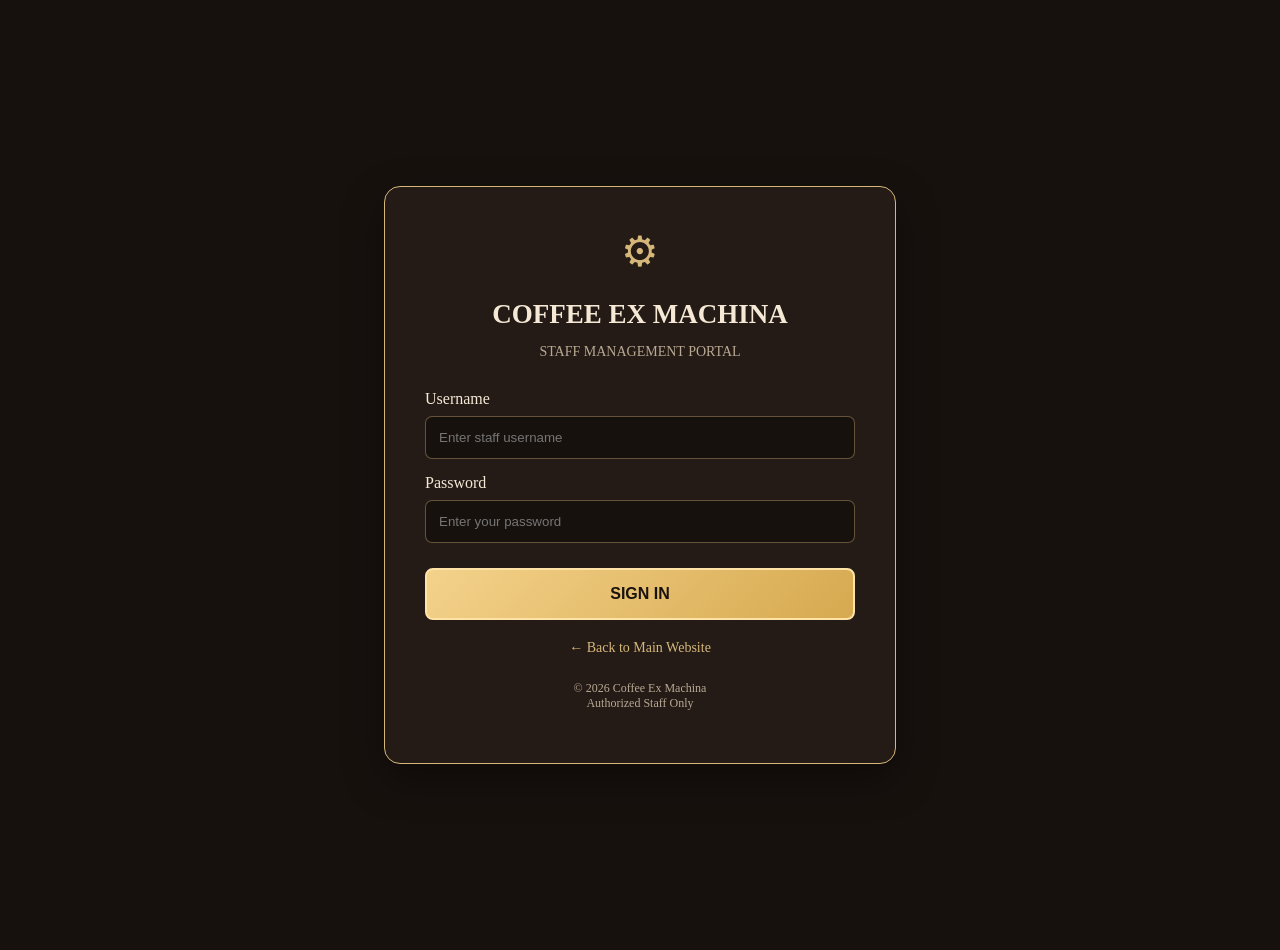
<file: admin/login.html>
<!DOCTYPE html>
<html lang="en">
<head>
    <meta charset="UTF-8">
    <meta name="viewport" content="width=device-width, initial-scale=1.0">
    <title>Staff Login | Coffee Ex Machina</title>
    <link rel="stylesheet" href="../css/style.css">

    <style>
        .admin-login-page {
            min-height: 100vh;
            display: flex;
            justify-content: center;
            align-items: center;
            padding: 25px;
            background: #17110e;
        }

        .admin-login-card {
            width: 100%;
            max-width: 430px;
            padding: 40px;
            background: #241b16;
            border: 1px solid #d6b77a;
            border-radius: 16px;
            box-shadow: 0 15px 40px rgba(0,0,0,.4);
        }

        .admin-logo {
            text-align: center;
            color: #d6b77a;
            font-size: 42px;
            margin-bottom: 10px;
        }

        .admin-login-card h1 {
            color: #f5e9d5;
            text-align: center;
            font-size: 27px;
            margin-bottom: 8px;
        }

        .admin-subtitle {
            color: #b9a993;
            text-align: center;
            font-size: 14px;
            margin-bottom: 30px;
        }

        .admin-login-card label {
            display: block;
            color: #f5e9d5;
            margin: 15px 0 8px;
        }

        .admin-login-card input {
            width: 100%;
            box-sizing: border-box;
            padding: 13px;
            background: #17110e;
            color: #f5e9d5;
            border: 1px solid rgba(214,183,122,.4);
            border-radius: 7px;
            outline: none;
        }

        .admin-login-card input:focus {
            border-color: #d6b77a;
        }

        .admin-login-button {
            width: 100%;
            padding: 15px;
            margin-top: 25px;
            background: linear-gradient(135deg,#f4d28b,#d6a94f);
            color: #1a120d;
            border: 2px solid #ffe3a6;
            border-radius: 8px;
            font-size: 16px;
            font-weight: bold;
            cursor: pointer;
            transition: .3s ease;
        }

        .admin-login-button:hover {
            background: #fff0c8;
            transform: translateY(-2px);
        }

        .admin-login-footer {
            text-align: center;
            color: #b9a993;
            font-size: 12px;
            margin-top: 25px;
        }

        .admin-back-link {
            display: block;
            text-align: center;
            color: #d6b77a;
            margin-top: 20px;
            text-decoration: none;
            font-size: 14px;
        }
    </style>
</head>

<body>

    <main class="admin-login-page">

        <section class="admin-login-card">

            <div class="admin-logo">⚙</div>

            <h1>COFFEE EX MACHINA</h1>

            <p class="admin-subtitle">
                STAFF MANAGEMENT PORTAL
            </p>

            <form id="adminLoginForm">

                <label for="staffUsername">Username</label>
                <input
                    type="text"
                    id="staffUsername"
                    placeholder="Enter staff username"
                    required>

                <label for="staffPassword">Password</label>
                <input
                    type="password"
                    id="staffPassword"
                    placeholder="Enter your password"
                    required>

                <button type="submit" class="admin-login-button">
                    SIGN IN
                </button>

            </form>

            <a href="../index.html" class="admin-back-link">
                ← Back to Main Website
            </a>

            <p class="admin-login-footer">
                © 2026 Coffee Ex Machina
                <br>
                Authorized Staff Only
            </p>

        </section>

    </main>


    <script>
document.getElementById("adminLoginForm").addEventListener("submit", function(event) {

    event.preventDefault();

    const username = document.getElementById("staffUsername").value.trim();
    const password = document.getElementById("staffPassword").value;

    // DEMONSTRATION STAFF ACCOUNT
    const correctUsername = "cemstaff";
    const correctPassword = "CEM2026";

    if (username === correctUsername && password === correctPassword) {

        sessionStorage.setItem("cemStaffLoggedIn", "true");

        alert("Welcome to Coffee Ex Machina Staff Portal!");

        window.location.href = "dashboard.html";

    } else {

        alert("Incorrect username or password. Please try again.");

    }

});
</script>

</body>
</html>
</file>
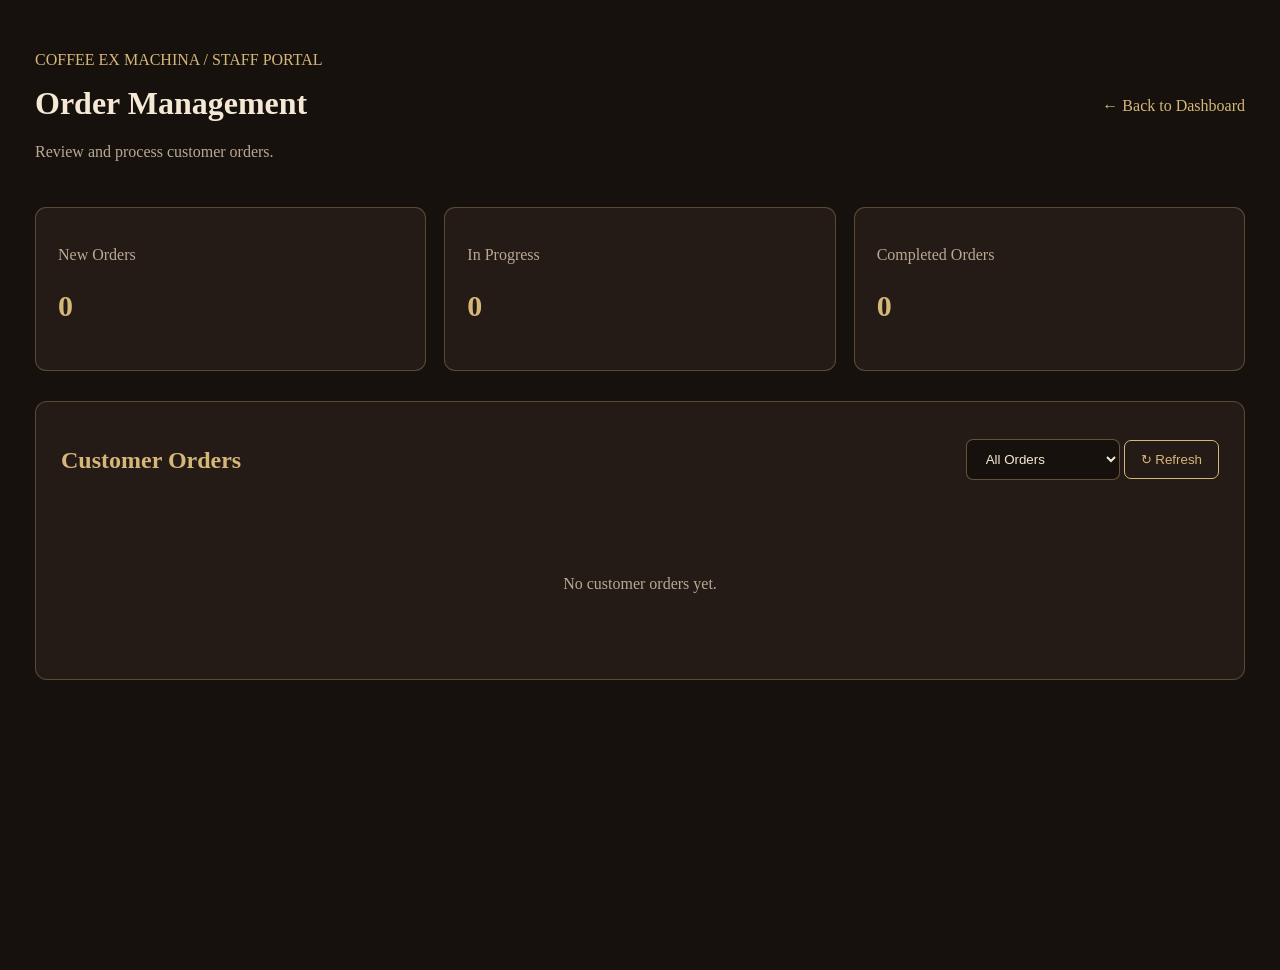
<file: admin/orders.html>
<!DOCTYPE html>
<html lang="en">
<head>
    <meta charset="UTF-8">
    <meta name="viewport" content="width=device-width, initial-scale=1.0">
    <title>Order Management | Coffee Ex Machina</title>
    <link rel="stylesheet" href="../css/style.css">

    <style>
        .orders-page {
            min-height: 100vh;
            padding: 35px;
            background: #17110e;
            color: #f5e9d5;
        }

        .orders-header {
            display: flex;
            justify-content: space-between;
            align-items: center;
            gap: 15px;
            margin-bottom: 30px;
        }

        .orders-header h1 {
            color: #f5e9d5;
            margin-top: 8px;
        }

        .back-dashboard {
            color: #d6b77a;
            text-decoration: none;
        }

        .orders-stats {
            display: grid;
            grid-template-columns: repeat(3, 1fr);
            gap: 18px;
            margin-bottom: 30px;
        }

        .order-stat {
            padding: 22px;
            background: #241b16;
            border: 1px solid rgba(214,183,122,.3);
            border-radius: 11px;
        }

        .order-stat p {
            color: #b9a993;
            margin-bottom: 10px;
        }

        .order-stat h2 {
            color: #d6b77a;
            font-size: 30px;
        }

        .orders-section {
            padding: 25px;
            background: #241b16;
            border: 1px solid rgba(214,183,122,.3);
            border-radius: 12px;
        }

        .orders-section h2 {
            color: #d6b77a;
            margin-bottom: 18px;
        }

        .orders-toolbar {
            display: flex;
            justify-content: space-between;
            align-items: center;
            gap: 15px;
            margin-bottom: 22px;
            flex-wrap: wrap;
        }

        .orders-toolbar select {
            padding: 11px 15px;
            background: #17110e;
            color: #f5e9d5;
            border: 1px solid rgba(214,183,122,.4);
            border-radius: 7px;
        }

        .order-list {
            display: grid;
            gap: 20px;
        }

        .order-card {
            padding: 22px;
            background: #17110e;
            border: 1px solid rgba(214,183,122,.3);
            border-radius: 10px;
        }

        .order-card-header {
            display: flex;
            justify-content: space-between;
            align-items: center;
            gap: 12px;
            flex-wrap: wrap;
            padding-bottom: 15px;
            border-bottom: 1px solid rgba(214,183,122,.2);
        }

        .order-card-header h3 {
            color: #d6b77a;
        }

        .order-date {
            color: #b9a993;
            font-size: 12px;
            margin-top: 5px;
        }

        .order-status {
            padding: 7px 12px;
            border-radius: 20px;
            font-size: 12px;
            font-weight: bold;
        }

        .status-received {
            background: #49391f;
            color: #f3d18a;
        }

        .status-confirmed,
        .status-preparing {
            background: #263e50;
            color: #a9d5f0;
        }

        .status-ready {
            background: #24462f;
            color: #a9e2b8;
        }

        .status-out {
            background: #3e3153;
            color: #d5b9ff;
        }

        .status-delivered {
            background: #24462f;
            color: #a9e2b8;
        }

        .status-cancelled {
            background: #512c27;
            color: #f2aaa0;
        }

        .order-details {
            display: grid;
            grid-template-columns: 1fr 1fr;
            gap: 18px;
            padding: 20px 0;
        }

        .order-detail-group h4 {
            color: #d6b77a;
            margin-bottom: 9px;
        }

        .order-detail-group p {
            color: #c5b8a5;
            font-size: 14px;
            line-height: 1.7;
            overflow-wrap: anywhere;
        }

        .order-items {
            padding: 15px 0;
            border-top: 1px solid rgba(214,183,122,.2);
        }

        .order-items h4 {
            color: #d6b77a;
            margin-bottom: 12px;
        }

        .order-item-row {
            display: flex;
            justify-content: space-between;
            gap: 15px;
            color: #c5b8a5;
            font-size: 14px;
            margin: 9px 0;
        }

        .order-item-row strong {
            color: #f5e9d5;
            white-space: nowrap;
        }

        .order-total {
            display: flex;
            justify-content: space-between;
            gap: 15px;
            padding-top: 15px;
            border-top: 1px solid rgba(214,183,122,.2);
        }

        .order-total strong {
            color: #d6b77a;
            font-size: 21px;
        }

        .order-actions {
            display: flex;
            flex-wrap: wrap;
            gap: 10px;
            margin-top: 20px;
        }

        .order-actions button {
            padding: 11px 16px;
            border-radius: 6px;
            font-weight: bold;
            cursor: pointer;
            transition: .2s;
        }

        .process-order {
            background: #d6b77a;
            color: #1a120d;
            border: none;
        }

        .process-order:hover {
            background: #f5e9d5;
        }

        .cancel-order {
            background: transparent;
            color: #e29585;
            border: 1px solid #9b5146;
        }

        .cancel-order:hover {
            background: #512c27;
        }

        .ready-message {
            color: #a9e2b8;
            font-size: 13px;
        }

        .empty-orders {
            padding: 45px 15px;
            text-align: center;
            color: #b9a993;
        }

        .orders-refresh {
            padding: 11px 16px;
            background: transparent;
            color: #d6b77a;
            border: 1px solid #d6b77a;
            border-radius: 7px;
            cursor: pointer;
        }

        @media (max-width: 700px) {
            .orders-page {
                padding: 18px;
            }

            .orders-stats {
                grid-template-columns: 1fr;
            }

            .order-details {
                grid-template-columns: 1fr;
            }

            .orders-header {
                align-items: flex-start;
                flex-direction: column;
            }
        }
    </style>
</head>

<body>

<main class="orders-page">

    <!-- HEADER -->
    <header class="orders-header">

        <div>
            <p style="color:#d6b77a;">
                COFFEE EX MACHINA / STAFF PORTAL
            </p>

            <h1>Order Management</h1>

            <p style="color:#b9a993;">
                Review and process customer orders.
            </p>
        </div>

        <a href="dashboard.html" class="back-dashboard">
            ← Back to Dashboard
        </a>

    </header>


    <!-- ORDER STATISTICS -->
    <section class="orders-stats">

        <div class="order-stat">
            <p>New Orders</p>
            <h2 id="newOrdersCount">0</h2>
        </div>

        <div class="order-stat">
            <p>In Progress</p>
            <h2 id="preparingCount">0</h2>
        </div>

        <div class="order-stat">
            <p>Completed Orders</p>
            <h2 id="completedCount">0</h2>
        </div>

    </section>


    <!-- CUSTOMER ORDERS -->
    <section class="orders-section">

        <div class="orders-toolbar">

            <h2>Customer Orders</h2>

            <div>
                <select id="orderFilter">
                    <option value="all">All Orders</option>
                    <option value="Order Received">New Orders</option>
                    <option value="Confirmed">Confirmed</option>
                    <option value="Preparing">Preparing</option>
                    <option value="Ready for Pickup">Ready for Pickup</option>
                    <option value="Out for Delivery">Out for Delivery</option>
                    <option value="Delivered">Delivered</option>
                    <option value="Cancelled">Cancelled</option>
                </select>

                <button type="button"
                        class="orders-refresh"
                        id="refreshOrders">
                    ↻ Refresh
                </button>
            </div>

        </div>

        <div id="orderList" class="order-list">

            <div class="empty-orders">
                No customer orders yet.
            </div>

        </div>

    </section>

</main>


<script>

// =================================
// 1. LOAD CUSTOMER ORDERS
// =================================

function loadOrders() {

    try {

        const savedOrders = localStorage.getItem("cemOrders");

        const orders = savedOrders
            ? JSON.parse(savedOrders)
            : [];

        return Array.isArray(orders) ? orders : [];

    } catch (error) {

        console.error("Unable to load orders:", error);
        return [];

    }

}


// =================================
// 2. FORMAT PRICE AND DATE
// =================================

function formatPrice(amount) {

    return "₱" + Number(amount || 0).toLocaleString("en-PH", {
        minimumFractionDigits: 2,
        maximumFractionDigits: 2
    });

}

function formatDate(dateString) {

    if (!dateString) return "Date unavailable";

    const date = new Date(dateString);

    if (Number.isNaN(date.getTime())) {
        return "Date unavailable";
    }

    return date.toLocaleString("en-PH", {
        dateStyle: "medium",
        timeStyle: "short"
    });

}


// =================================
// 3. STATUS CLASS
// =================================

function getStatusClass(status) {

    const statusClasses = {
        "Order Received": "status-received",
        "Confirmed": "status-confirmed",
        "Preparing": "status-preparing",
        "Ready for Pickup": "status-ready",
        "Out for Delivery": "status-out",
        "Delivered": "status-delivered",
        "Cancelled": "status-cancelled"
    };

    return statusClasses[status] || "status-received";

}


// =================================
// 4. UPDATE DASHBOARD COUNTS
// =================================

function updateStatistics(orders) {

    const newOrders = orders.filter(
        order => !order.status || order.status === "Order Received"
    ).length;

    const inProgress = orders.filter(
        order => ["Confirmed", "Preparing", "Ready for Pickup"]
            .includes(order.status)
    ).length;

    const completed = orders.filter(
        order => order.status === "Delivered"
    ).length;

    document.getElementById("newOrdersCount").textContent = newOrders;

    document.getElementById("preparingCount").textContent = inProgress;

    document.getElementById("completedCount").textContent = completed;

}


// =================================
// 5. CREATE ORDER DETAILS
// =================================

function createTextElement(tag, className, value) {

    const element = document.createElement(tag);

    if (className) {
        element.className = className;
    }

    element.textContent = value;

    return element;

}


// =================================
// 6. DISPLAY CUSTOMER ORDERS
// =================================

function renderOrders() {

    const orders = loadOrders();

    const orderList = document.getElementById("orderList");

    const filter = document.getElementById("orderFilter").value;

    updateStatistics(orders);

    orderList.replaceChildren();

    let filteredOrders = orders;

    if (filter !== "all") {

        filteredOrders = orders.filter(
            order => (order.status || "Order Received") === filter
        );

    }

    // Sort newest orders first
    filteredOrders.sort(function(a, b) {
        return new Date(b.createdAt || 0) -
               new Date(a.createdAt || 0);
    });

    if (filteredOrders.length === 0) {

        const emptyMessage = createTextElement(
            "p",
            "empty-orders",
            filter === "all"
                ? "No customer orders yet."
                : "No orders found for this status."
        );

        orderList.appendChild(emptyMessage);

        return;
    }


    filteredOrders.forEach(function(order) {

        const card = document.createElement("article");

        card.className = "order-card";

        const currentStatus = order.status || "Order Received";


        // ORDER HEADER
        const header = document.createElement("div");

        header.className = "order-card-header";

        const headingGroup = document.createElement("div");

        const reference = createTextElement(
            "h3",
            "",
            order.reference || "Order Reference Unavailable"
        );

        const date = createTextElement(
            "p",
            "order-date",
            formatDate(order.createdAt)
        );

        headingGroup.append(reference, date);

        const status = createTextElement(
            "span",
            "order-status " + getStatusClass(currentStatus),
            currentStatus
        );

        header.append(headingGroup, status);


        // CUSTOMER INFORMATION
        const details = document.createElement("div");

        details.className = "order-details";

        const customerGroup = document.createElement("div");

        customerGroup.className = "order-detail-group";

        customerGroup.append(
            createTextElement("h4", "", "Customer Information"),
            createTextElement("p", "", order.customerName || "Not provided"),
            createTextElement("p", "", order.customerPhone || "No phone number")
        );

        const deliveryGroup = document.createElement("div");

        deliveryGroup.className = "order-detail-group";

        deliveryGroup.append(
            createTextElement("h4", "", "Delivery Information"),
            createTextElement("p", "", order.deliveryAddress || "No address provided"),
            createTextElement(
                "p",
                "",
                "Instructions: " + (order.deliveryInstructions || "None")
            )
        );

        details.append(customerGroup, deliveryGroup);


        // PAYMENT METHOD
        const payment = createTextElement(
            "p",
            "",
            "Payment Method: " + (order.paymentMethod || "Not specified")
        );

        payment.style.color = "#d6b77a";
        payment.style.fontSize = "13px";
        payment.style.marginBottom = "12px";


        // ORDER ITEMS
        const itemsSection = document.createElement("div");

        itemsSection.className = "order-items";

        itemsSection.appendChild(
            createTextElement("h4", "", "Ordered Products")
        );

        (Array.isArray(order.items) ? order.items : [])
            .forEach(function(item) {

                const row = document.createElement("div");

                row.className = "order-item-row";

                const productName = createTextElement(
                    "span",
                    "",
                    item.name + " × " + item.quantity
                );

                const itemTotal = createTextElement(
                    "strong",
                    "",
                    formatPrice(item.price * item.quantity)
                );

                row.append(productName, itemTotal);

                itemsSection.appendChild(row);

            });


        // ORDER TOTAL
        const total = document.createElement("div");

        total.className = "order-total";

        total.append(
            createTextElement("span", "", "Order Subtotal"),
            createTextElement("strong", "", formatPrice(order.subtotal))
        );


        // ORDER ACTIONS
        const actions = document.createElement("div");

        actions.className = "order-actions";

        let nextStatus = null;
        let actionLabel = "";

        if (currentStatus === "Order Received") {
            nextStatus = "Confirmed";
            actionLabel = "Confirm Order";
        } else if (currentStatus === "Confirmed") {
            nextStatus = "Preparing";
            actionLabel = "Start Preparing";
        } else if (currentStatus === "Preparing") {
            nextStatus = "Ready for Pickup";
            actionLabel = "Mark Ready for Pickup";
        }

        if (nextStatus) {

            const processButton = document.createElement("button");

            processButton.type = "button";
            processButton.className = "process-order";
            processButton.textContent = actionLabel;

            processButton.addEventListener("click", function() {
                updateOrderStatus(order.reference, nextStatus);
            });

            actions.appendChild(processButton);

        } else if (currentStatus === "Ready for Pickup") {

            actions.appendChild(
                createTextElement(
                    "p",
                    "ready-message",
                    "Order is ready and waiting for rider assignment."
                )
            );

        }


        // CANCEL BUTTON
        if (["Order Received", "Confirmed", "Preparing"].includes(currentStatus)) {

            const cancelButton = document.createElement("button");

            cancelButton.type = "button";
            cancelButton.className = "cancel-order";
            cancelButton.textContent = "Cancel Order";

            cancelButton.addEventListener("click", function() {
                cancelOrder(order.reference);
            });

            actions.appendChild(cancelButton);

        }


        // ASSEMBLE CARD
        card.append(
            header,
            details,
            payment,
            itemsSection,
            total,
            actions
        );

        orderList.appendChild(card);

    });

}


// =================================
// 7. UPDATE ORDER STATUS
// =================================

function updateOrderStatus(reference, newStatus) {

    const orders = loadOrders();

    const order = orders.find(function(item) {
        return item.reference === reference;
    });

    if (!order) {
        alert("Order could not be found.");
        return;
    }

    order.status = newStatus;

    localStorage.setItem(
        "cemOrders",
        JSON.stringify(orders)
    );

    // Keep the latest-order copy in sync
    const latestOrder = localStorage.getItem("cemLatestOrder");

    if (latestOrder) {

        try {

            const latest = JSON.parse(latestOrder);

            if (latest.reference === reference) {

                latest.status = newStatus;

                localStorage.setItem(
                    "cemLatestOrder",
                    JSON.stringify(latest)
                );

            }

        } catch (error) {
            console.error("Unable to update latest order:", error);
        }

    }

    renderOrders();

}


// =================================
// 8. CANCEL ORDER
// =================================

function cancelOrder(reference) {

    const confirmed = confirm(
        "Are you sure you want to cancel this customer order?"
    );

    if (!confirmed) return;

    updateOrderStatus(reference, "Cancelled");

}


// =================================
// 9. EVENT LISTENERS
// =================================

document.getElementById("orderFilter")
    .addEventListener("change", renderOrders);

document.getElementById("refreshOrders")
    .addEventListener("click", renderOrders);


// INITIAL DISPLAY
renderOrders();

</script>

</body>
</html>
</file>
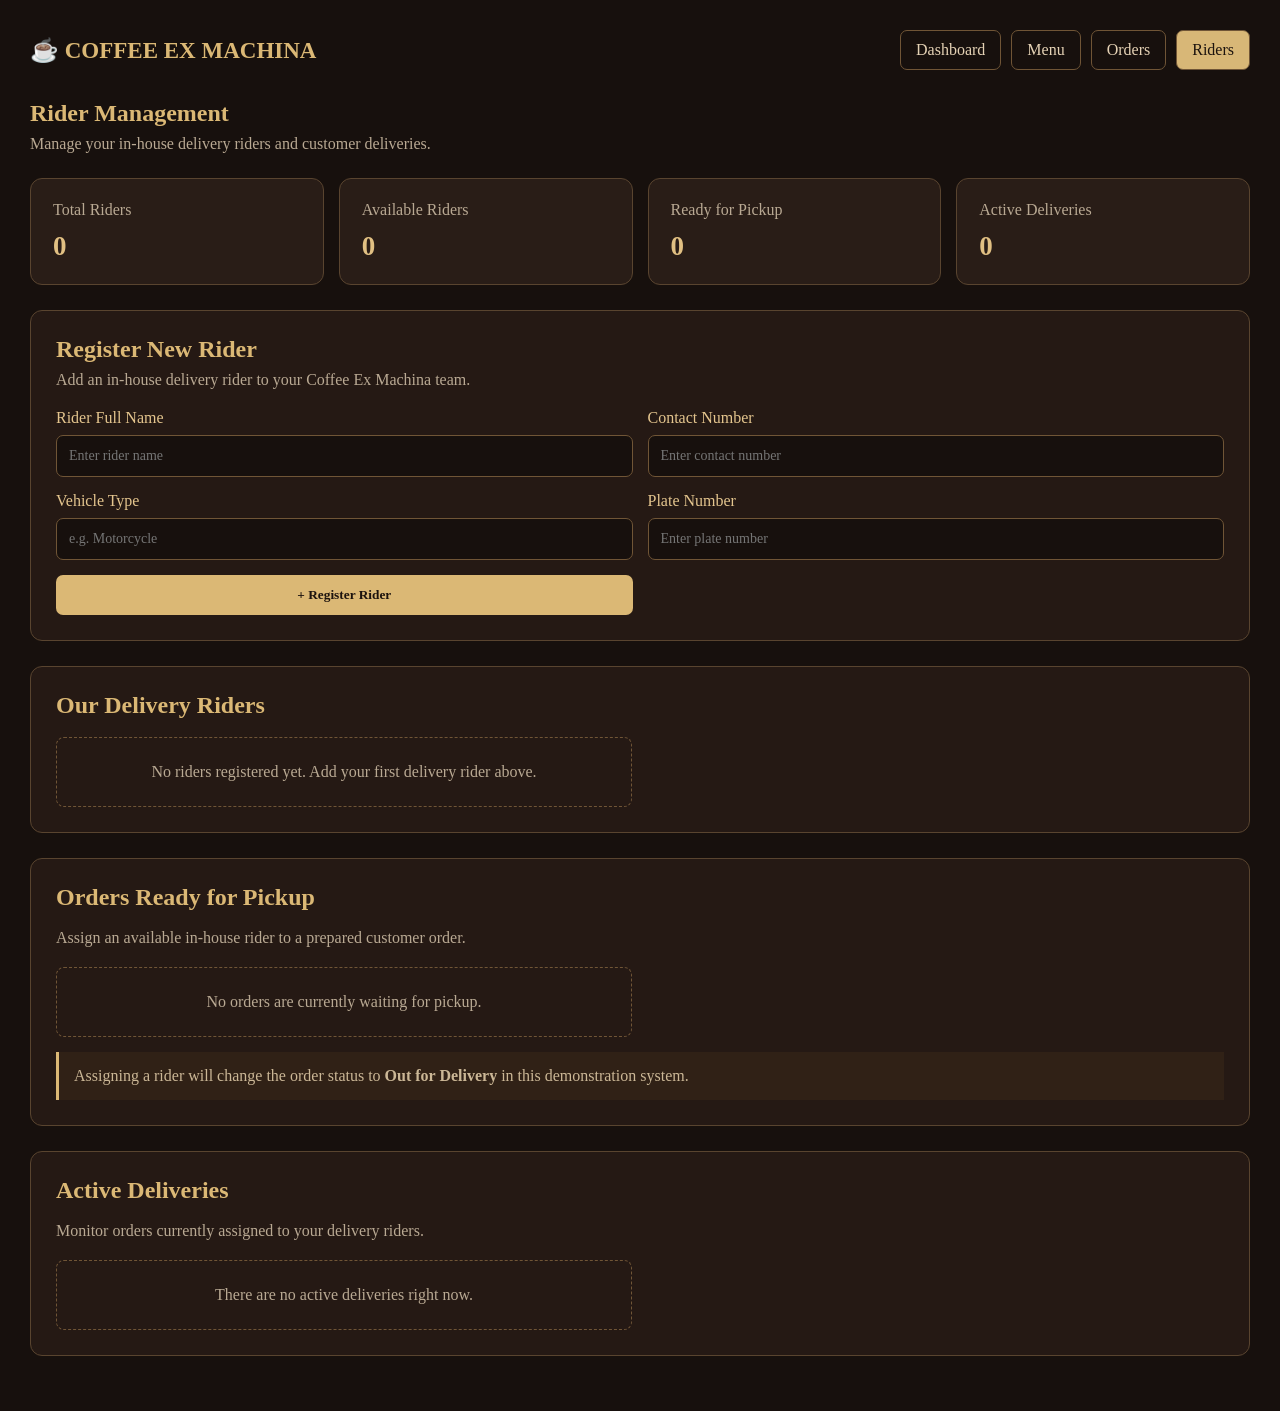
<file: admin/riders.html>
<!DOCTYPE html>
<html lang="en">
<head>
    <meta charset="UTF-8">
    <meta name="viewport" content="width=device-width, initial-scale=1.0">
    <title>Rider Management | Coffee Ex Machina</title>

    <style>
        * {
            box-sizing: border-box;
            margin: 0;
            padding: 0;
        }

        body {
            font-family: Georgia, serif;
            background: #17100d;
            color: #f3e5ce;
            padding: 30px;
        }

        .page-container {
            max-width: 1250px;
            margin: auto;
        }

        .top-bar {
            display: flex;
            justify-content: space-between;
            align-items: center;
            flex-wrap: wrap;
            gap: 15px;
            margin-bottom: 30px;
        }

        .brand {
            color: #dbb875;
            font-size: 23px;
            font-weight: bold;
        }

        .navigation {
            display: flex;
            gap: 10px;
            flex-wrap: wrap;
        }

        .navigation a {
            color: #e5d2b5;
            text-decoration: none;
            border: 1px solid #705536;
            padding: 10px 15px;
            border-radius: 7px;
        }

        .navigation a:hover,
        .navigation a.active {
            background: #d8b777;
            color: #1c130e;
        }

        .page-heading {
            margin-bottom: 25px;
        }

        .page-heading p {
            color: #b9a993;
            margin-top: 8px;
        }

        h1, h2, h3 {
            color: #dbb875;
        }

        .stats {
            display: grid;
            grid-template-columns: repeat(4, 1fr);
            gap: 15px;
            margin-bottom: 25px;
        }

        .stat-card {
            background: #291d17;
            border: 1px solid #59442f;
            border-radius: 12px;
            padding: 22px;
        }

        .stat-card p {
            color: #b9a993;
            margin-bottom: 12px;
        }

        .stat-card strong {
            font-size: 27px;
            color: #e1c083;
        }

        .panel {
            background: #251914;
            border: 1px solid #59442f;
            border-radius: 12px;
            padding: 25px;
            margin-bottom: 25px;
        }

        .panel-description {
            color: #b9a993;
            margin: 8px 0 20px;
        }

        .rider-form {
            display: grid;
            grid-template-columns: repeat(2, 1fr);
            gap: 15px;
        }

        .form-group {
            display: flex;
            flex-direction: column;
            gap: 8px;
        }

        .form-group label {
            color: #e4c58e;
        }

        input {
            width: 100%;
            padding: 12px;
            background: #17100d;
            border: 1px solid #705536;
            border-radius: 7px;
            color: #fff0dc;
            font-family: inherit;
            font-size: 14px;
        }

        input:focus, select:focus {
            outline: 1px solid #dbb875;
        }

        button, select {
            font-family: inherit;
            cursor: pointer;
        }

        select {
            background: #17100d;
            color: #f3e5ce;
            border: 1px solid #705536;
            border-radius: 7px;
            padding: 11px;
        }

        .primary-btn {
            background: #dbb875;
            color: #1c130e;
            border: none;
            padding: 12px 18px;
            border-radius: 7px;
            font-weight: bold;
        }

        .primary-btn:hover {
            background: #edce91;
        }

        .secondary-btn {
            background: transparent;
            color: #dbb875;
            border: 1px solid #dbb875;
            padding: 10px 14px;
            border-radius: 7px;
        }

        .danger-btn {
            background: transparent;
            border: 1px solid #b65d4e;
            color: #e99586;
            padding: 9px 13px;
            border-radius: 7px;
        }

        .form-submit {
            align-self: end;
        }

        .rider-grid {
            display: grid;
            grid-template-columns: repeat(2, 1fr);
            gap: 16px;
        }

        .rider-card, .order-card {
            background: #17100d;
            border: 1px solid #59442f;
            border-radius: 10px;
            padding: 20px;
        }

        .card-top {
            display: flex;
            justify-content: space-between;
            align-items: center;
            gap: 12px;
            margin-bottom: 17px;
            flex-wrap: wrap;
        }

        .rider-details p, .order-details p {
            color: #c7b69f;
            margin: 9px 0;
            line-height: 1.5;
            overflow-wrap: anywhere;
        }

        .status {
            display: inline-block;
            padding: 7px 12px;
            border-radius: 20px;
            font-size: 12px;
            font-weight: bold;
        }

        .available {
            background: #234a35;
            color: #a9e0ba;
        }

        .unavailable {
            background: #58372d;
            color: #f0b09d;
        }

        .order-status {
            background: #59421f;
            color: #f1cd89;
        }

        .delivery-status {
            background: #24445c;
            color: #b4d9f2;
        }

        .card-actions {
            display: flex;
            gap: 10px;
            margin-top: 18px;
            flex-wrap: wrap;
        }

        .assign-row {
            display: flex;
            gap: 10px;
            margin-top: 18px;
            flex-wrap: wrap;
        }

        .assign-row select {
            flex: 1;
            min-width: 170px;
        }

        .empty-state {
            color: #b9a993;
            text-align: center;
            padding: 25px 10px;
            border: 1px dashed #705536;
            border-radius: 8px;
        }

        .section-title {
            margin-bottom: 18px;
        }

        .order-grid {
            display: grid;
            grid-template-columns: repeat(2, 1fr);
            gap: 16px;
        }

        .notice {
            color: #cbb796;
            background: #302116;
            border-left: 3px solid #dbb875;
            padding: 12px 15px;
            margin-top: 15px;
            line-height: 1.5;
        }

        @media (max-width: 800px) {
            body {
                padding: 17px;
            }

            .stats {
                grid-template-columns: repeat(2, 1fr);
            }

            .rider-grid, .order-grid {
                grid-template-columns: 1fr;
            }
        }

        @media (max-width: 500px) {
            .rider-form {
                grid-template-columns: 1fr;
            }

            .stats {
                grid-template-columns: 1fr 1fr;
            }
        }
    </style>
</head>

<body>

<div class="page-container">

    <!-- TOP NAVIGATION -->
    <header class="top-bar">
        <div class="brand">☕ COFFEE EX MACHINA</div>

        <nav class="navigation">
            <a href="dashboard.html">Dashboard</a>
            <a href="products.html">Menu</a>
            <a href="orders.html">Orders</a>
            <a href="riders.html" class="active">Riders</a>
        </nav>
    </header>

    <!-- PAGE HEADING -->
    <section class="page-heading">
        <h1>Rider Management</h1>
        <p>Manage your in-house delivery riders and customer deliveries.</p>
    </section>

    <!-- STATISTICS -->
    <section class="stats">
        <div class="stat-card">
            <p>Total Riders</p>
            <strong id="totalRiders">0</strong>
        </div>

        <div class="stat-card">
            <p>Available Riders</p>
            <strong id="availableRiders">0</strong>
        </div>

        <div class="stat-card">
            <p>Ready for Pickup</p>
            <strong id="readyOrders">0</strong>
        </div>

        <div class="stat-card">
            <p>Active Deliveries</p>
            <strong id="activeDeliveries">0</strong>
        </div>
    </section>

    <!-- ADD RIDER -->
    <section class="panel">
        <h2>Register New Rider</h2>

        <p class="panel-description">
            Add an in-house delivery rider to your Coffee Ex Machina team.
        </p>

        <form id="riderForm" class="rider-form">

            <div class="form-group">
                <label for="riderName">Rider Full Name</label>
                <input type="text" id="riderName"
                    placeholder="Enter rider name" required>
            </div>

            <div class="form-group">
                <label for="riderPhone">Contact Number</label>
                <input type="tel" id="riderPhone"
                    placeholder="Enter contact number" required>
            </div>

            <div class="form-group">
                <label for="riderVehicle">Vehicle Type</label>
                <input type="text" id="riderVehicle"
                    placeholder="e.g. Motorcycle" required>
            </div>

            <div class="form-group">
                <label for="riderPlate">Plate Number</label>
                <input type="text" id="riderPlate"
                    placeholder="Enter plate number">
            </div>

            <div class="form-group form-submit">
                <button type="submit" class="primary-btn">
                    + Register Rider
                </button>
            </div>

        </form>
    </section>

    <!-- RIDER LIST -->
    <section class="panel">
        <h2 class="section-title">Our Delivery Riders</h2>
        <div id="riderList" class="rider-grid"></div>
    </section>

    <!-- READY ORDERS -->
    <section class="panel">
        <h2 class="section-title">Orders Ready for Pickup</h2>

        <p class="panel-description">
            Assign an available in-house rider to a prepared customer order.
        </p>

        <div id="readyOrderList" class="order-grid"></div>

        <div class="notice">
            Assigning a rider will change the order status to
            <strong>Out for Delivery</strong> in this demonstration system.
        </div>
    </section>

    <!-- ACTIVE DELIVERIES -->
    <section class="panel">
        <h2 class="section-title">Active Deliveries</h2>

        <p class="panel-description">
            Monitor orders currently assigned to your delivery riders.
        </p>

        <div id="activeOrderList" class="order-grid"></div>
    </section>

</div>

<script>
    // LOCAL STORAGE KEYS
    const RIDERS_KEY = "cemRiders";
    const ORDERS_KEY = "cemOrders";
    const LATEST_ORDER_KEY = "cemLatestOrder";

    // READ SAVED DATA
    function readData(key) {
        try {
            const data = JSON.parse(localStorage.getItem(key) || "[]");
            return Array.isArray(data) ? data : [];
        } catch (error) {
            console.error("Could not read saved data:", error);
            return [];
        }
    }

    // GET RIDERS AND ORDERS
    function getRiders() {
        return readData(RIDERS_KEY);
    }

    function getOrders() {
        return readData(ORDERS_KEY);
    }

    // SAVE BOTH LISTS
    function saveRiders(riders) {
        localStorage.setItem(RIDERS_KEY, JSON.stringify(riders));
    }

    function saveOrders(orders) {
        localStorage.setItem(ORDERS_KEY, JSON.stringify(orders));
    }

    // UPDATE CUSTOMER'S LATEST ORDER
    function updateLatestOrder(order) {
        try {
            const latest = JSON.parse(
                localStorage.getItem(LATEST_ORDER_KEY) || "null"
            );

            if (latest && latest.reference === order.reference) {
                localStorage.setItem(
                    LATEST_ORDER_KEY,
                    JSON.stringify(order)
                );
            }
        } catch (error) {
            console.error("Could not update latest order:", error);
        }
    }

    // SAFE TEXT FOR HTML
    function escapeHTML(value) {
        return String(value ?? "").replace(/[&<>"']/g, function (char) {
            return {
                "&": "&amp;",
                "<": "&lt;",
                ">": "&gt;",
                '"': "&quot;",
                "'": "&#039;"
            }[char];
        });
    }

    // FORMAT MONEY
    function money(value) {
        return "₱" + Number(value || 0).toLocaleString("en-PH", {
            minimumFractionDigits: 2,
            maximumFractionDigits: 2
        });
    }

    // CHECK WHETHER RIDER HAS ACTIVE DELIVERY
    function hasActiveDelivery(riderId, orders) {
        return orders.some(order =>
            order.riderId === riderId &&
            order.status === "Out for Delivery"
        );
    }

    // UPDATE STATISTICS
    function renderStatistics() {
        const riders = getRiders();
        const orders = getOrders();

        document.getElementById("totalRiders").textContent =
            riders.length;

        document.getElementById("availableRiders").textContent =
            riders.filter(rider => rider.available === true).length;

        document.getElementById("readyOrders").textContent =
            orders.filter(order =>
                order.status === "Ready for Pickup"
            ).length;

        document.getElementById("activeDeliveries").textContent =
            orders.filter(order =>
                order.status === "Out for Delivery"
            ).length;
    }

    // RENDER RIDERS
    function renderRiders() {
        const riders = getRiders();
        const orders = getOrders();
        const riderList = document.getElementById("riderList");

        if (riders.length === 0) {
            riderList.innerHTML = `
                <div class="empty-state">
                    No riders registered yet.
                    Add your first delivery rider above.
                </div>
            `;
            return;
        }

        riderList.innerHTML = riders.map(rider => {
            const busy = hasActiveDelivery(rider.id, orders);

            const available = rider.available === true && !busy;

            return `
                <article class="rider-card">

                    <div class="card-top">
                        <h3>${escapeHTML(rider.name)}</h3>

                        <span class="status ${available ? "available" : "unavailable"}">
                            ${available ? "Available" : "Unavailable / On Delivery"}
                        </span>
                    </div>

                    <div class="rider-details">
                        <p><strong>Rider ID:</strong>
                            ${escapeHTML(rider.id)}</p>

                        <p><strong>Contact:</strong>
                            ${escapeHTML(rider.phone)}</p>

                        <p><strong>Vehicle:</strong>
                            ${escapeHTML(rider.vehicle)}</p>

                        <p><strong>Plate Number:</strong>
                            ${escapeHTML(rider.plate || "Not provided")}</p>
                    </div>

                    <div class="card-actions">

                        <button
                            class="secondary-btn"
                            data-action="toggle-rider"
                            data-id="${escapeHTML(rider.id)}"
                            ${busy ? "disabled title='Rider has an active delivery'" : ""}>
                            ${available ? "Set Unavailable" : "Set Available"}
                        </button>

                        <button
                            class="danger-btn"
                            data-action="delete-rider"
                            data-id="${escapeHTML(rider.id)}"
                            ${busy ? "disabled title='Rider has an active delivery'" : ""}>
                            Remove Rider
                        </button>

                    </div>

                </article>
            `;
        }).join("");
    }

    // ORDER ITEM SUMMARY
    function getItemSummary(order) {
        if (!Array.isArray(order.items)) {
            return "Order items unavailable";
        }

        return order.items.map(item =>
            `${escapeHTML(item.name)} × ${Number(item.quantity || 1)}`
        ).join(", ");
    }

    // RENDER ORDERS WAITING FOR RIDERS
    function renderReadyOrders() {
        const orders = getOrders();

        const readyOrders = orders.filter(order =>
            order.status === "Ready for Pickup"
        );

        const riders = getRiders();

        const availableRiders = riders.filter(rider =>
            rider.available === true &&
            !hasActiveDelivery(rider.id, orders)
        );

        const container = document.getElementById("readyOrderList");

        if (readyOrders.length === 0) {
            container.innerHTML = `
                <div class="empty-state">
                    No orders are currently waiting for pickup.
                </div>
            `;
            return;
        }

        container.innerHTML = readyOrders.map(order => `
            <article class="order-card">

                <div class="card-top">
                    <h3>${escapeHTML(order.reference)}</h3>
                    <span class="status order-status">
                        Ready for Pickup
                    </span>
                </div>

                <div class="order-details">
                    <p><strong>Customer:</strong>
                        ${escapeHTML(order.customerName)}</p>

                    <p><strong>Phone:</strong>
                        ${escapeHTML(order.customerPhone)}</p>

                    <p><strong>Address:</strong>
                        ${escapeHTML(order.deliveryAddress)}</p>

                    <p><strong>Items:</strong>
                        ${getItemSummary(order)}</p>

                    <p><strong>Subtotal:</strong>
                        ${money(order.subtotal)}</p>
                </div>

                <div class="assign-row">

                    <select id="rider-select-${escapeHTML(order.reference)}">
                        <option value="">Select Available Rider</option>

                        ${availableRiders.map(rider => `
                            <option value="${escapeHTML(rider.id)}">
                                ${escapeHTML(rider.name)}
                            </option>
                        `).join("")}

                    </select>

                    <button
                        class="primary-btn"
                        data-action="assign-rider"
                        data-order="${escapeHTML(order.reference)}"
                        ${availableRiders.length === 0 ? "disabled" : ""}>
                        Assign Rider
                    </button>

                </div>

                ${availableRiders.length === 0 ? `
                    <p style="color:#e99586; margin-top:12px;">
                        No available riders. Register a rider or mark one available.
                    </p>
                ` : ""}

            </article>
        `).join("");
    }

    // RENDER ACTIVE DELIVERIES
    function renderActiveDeliveries() {
        const orders = getOrders();

        const activeOrders = orders.filter(order =>
            order.status === "Out for Delivery"
        );

        const container = document.getElementById("activeOrderList");

        if (activeOrders.length === 0) {
            container.innerHTML = `
                <div class="empty-state">
                    There are no active deliveries right now.
                </div>
            `;
            return;
        }

        container.innerHTML = activeOrders.map(order => `
            <article class="order-card">

                <div class="card-top">
                    <h3>${escapeHTML(order.reference)}</h3>

                    <span class="status delivery-status">
                        Out for Delivery
                    </span>
                </div>

                <div class="order-details">
                    <p><strong>Customer:</strong>
                        ${escapeHTML(order.customerName)}</p>

                    <p><strong>Delivery Address:</strong>
                        ${escapeHTML(order.deliveryAddress)}</p>

                    <p><strong>Assigned Rider:</strong>
                        ${escapeHTML(order.riderName || "Not recorded")}</p>

                    <p><strong>Rider Contact:</strong>
                        ${escapeHTML(order.riderPhone || "Not recorded")}</p>

                    <p><strong>Items:</strong>
                        ${getItemSummary(order)}</p>

                    <p><strong>Subtotal:</strong>
                        ${money(order.subtotal)}</p>
                </div>

                <div class="card-actions">
                    <button
                        class="primary-btn"
                        data-action="mark-delivered"
                        data-order="${escapeHTML(order.reference)}">
                        Mark as Delivered
                    </button>
                </div>

            </article>
        `).join("");
    }

    // REFRESH THE WHOLE PAGE
    function renderAll() {
        renderStatistics();
        renderRiders();
        renderReadyOrders();
        renderActiveDeliveries();
    }

    // REGISTER A RIDER
    document.getElementById("riderForm").addEventListener("submit", function(event) {
        event.preventDefault();

        const name = document.getElementById("riderName").value.trim();
        const phone = document.getElementById("riderPhone").value.trim();
        const vehicle = document.getElementById("riderVehicle").value.trim();
        const plate = document.getElementById("riderPlate").value.trim();

        if (!name || !phone || !vehicle) {
            alert("Please complete the required rider information.");
            return;
        }

        const riders = getRiders();

        const newRider = {
            id: "CEMR-" + Date.now(),
            name: name,
            phone: phone,
            vehicle: vehicle,
            plate: plate,
            available: true,
            createdAt: new Date().toISOString()
        };

        riders.push(newRider);
        saveRiders(riders);

        this.reset();

        alert("Rider registered successfully!");

        renderAll();
    });

    // HANDLE RIDER AND ORDER ACTIONS
    document.addEventListener("click", function(event) {
        const button = event.target.closest("button[data-action]");

        if (!button) return;

        const action = button.dataset.action;
        const riderId = button.dataset.id;
        const orderReference = button.dataset.order;

        // TOGGLE RIDER AVAILABILITY
        if (action === "toggle-rider") {
            const riders = getRiders();
            const orders = getOrders();

            const rider = riders.find(item => item.id === riderId);

            if (!rider) return;

            if (hasActiveDelivery(riderId, orders)) {
                alert("This rider has an active delivery.");
                return;
            }

            rider.available = !rider.available;

            saveRiders(riders);
            renderAll();
        }

        // REMOVE RIDER
        if (action === "delete-rider") {
            const riders = getRiders();
            const orders = getOrders();

            if (hasActiveDelivery(riderId, orders)) {
                alert("This rider has an active delivery and cannot be removed.");
                return;
            }

            if (!confirm("Are you sure you want to remove this rider?")) {
                return;
            }

            saveRiders(riders.filter(item => item.id !== riderId));

            renderAll();
        }

        // ASSIGN RIDER TO AN ORDER
        if (action === "assign-rider") {
            const riders = getRiders();
            const orders = getOrders();

            const order = orders.find(item =>
                item.reference === orderReference
            );

            const select = document.getElementById(
                "rider-select-" + orderReference
            );

            if (!order || !select) return;

            const selectedRider = riders.find(rider =>
                rider.id === select.value
            );

            if (!selectedRider) {
                alert("Please select an available rider.");
                return;
            }

            if (
                order.status !== "Ready for Pickup" ||
                selectedRider.available !== true ||
                hasActiveDelivery(selectedRider.id, orders)
            ) {
                alert("This order or rider is no longer available. Please refresh.");
                renderAll();
                return;
            }

            order.riderId = selectedRider.id;
            order.riderName = selectedRider.name;
            order.riderPhone = selectedRider.phone;
            order.assignedAt = new Date().toISOString();
            order.status = "Out for Delivery";

            selectedRider.available = false;

            saveOrders(orders);
            saveRiders(riders);
            updateLatestOrder(order);

            alert("Rider assigned successfully! The order is now Out for Delivery.");

            renderAll();
        }

        // MARK AN ORDER AS DELIVERED
        if (action === "mark-delivered") {
            const orders = getOrders();
            const riders = getRiders();

            const order = orders.find(item =>
                item.reference === orderReference
            );

            if (!order || order.status !== "Out for Delivery") {
                alert("This order is no longer an active delivery.");
                renderAll();
                return;
            }

            if (!confirm("Confirm that this order has been delivered?")) {
                return;
            }

            order.status = "Delivered";
            order.deliveredAt = new Date().toISOString();

            const rider = riders.find(item =>
                item.id === order.riderId
            );

            if (rider) {
                rider.available = true;
            }

            saveOrders(orders);
            saveRiders(riders);
            updateLatestOrder(order);

            alert("Order marked as delivered!");

            renderAll();
        }
    });

    // INITIAL PAGE LOAD
    renderAll();

</script>

</body>
</html>
</file>
<file: css/style.css>
body {
    background-color: #171513;
    color: #F2E8D8;
}
.navbar {
    max-width: 1200px;
    margin: auto;
    padding: 22px 5%;
    display: flex;
    justify-content: space-between;
    align-items: center;
}

.nav-links {
    display: flex;
    gap: 30px;
    list-style: none;
}

.nav-links a {
    color: var(--cream);
    text-decoration: none;
}
.hero {
    min-height: 620px;
    display: flex;
    align-items: center;
    padding: 80px 8%;
    
background:
    linear-gradient(
        90deg,
        rgba(23, 21, 19, 0.78),
        rgba(23, 21, 19, 0.42)
    ),
    url("../images/cafe-exterior.jpg");

background-size: cover;
background-position: center;
}


/* HOMEPAGE FINAL POLISH */

/* Remove default link styling from logo */
.logo {
    color: var(--gold);
    text-decoration: none;
}

.logo:hover {
    color: var(--cream);
}

/* Hero buttons */
.hero-buttons a {
    display: inline-block;
    margin-right: 10px;
}

/* Improve hero spacing */
.hero-content {
    padding-top: 20px;
}

/* Welcome section */
.welcome {
    background-color: var(--dark);
    max-width: 100%;
    padding: 100px 12%;
}

/* Feature section */
.features {
    padding-top: 40px;
}

/* Improve section spacing */
.hours {
    border-top: 1px solid rgba(214, 183, 122, 0.2);
}


/* ==============================
   ABOUT PAGE
============================== */

.page-hero {
    text-align: center;
    padding: 90px 20px;
    background: linear-gradient(
        rgba(23, 21, 19, 0.85),
        rgba(23, 21, 19, 0.95)
    ),
    url("../images/cafe-exterior.jpg");

    background-size: cover;
    background-position: center;
}

.page-hero h1 {
    font-size: 48px;
    color: var(--gold);
    margin-bottom: 15px;
}

.page-hero p:last-child {
    color: var(--cream);
}

/* ABOUT CONTENT */

.about-section {
    display: grid;
    grid-template-columns: 1fr 1fr;
    align-items: center;
    gap: 50px;
    max-width: 1200px;
    margin: auto;
    padding: 90px 5%;
}

.about-image img {
    width: 100%;
    border-radius: 8px;
    border: 1px solid var(--gold);
}

.about-content h2 {
    font-size: 34px;
    color: var(--gold);
    margin-bottom: 20px;
}

.about-content p:not(.subtitle) {
    color: #C8BEB2;
    margin-bottom: 18px;
}

/* MISSION AND VISION */

.mission-section {
    display: grid;
    grid-template-columns: repeat(2, 1fr);
    gap: 25px;
    padding: 60px 8%;
    background-color: var(--coffee);
}

.mission-card {
    padding: 35px;
    border: 1px solid rgba(214, 183, 122, 0.3);
    border-radius: 8px;
}

.mission-card h2 {
    color: var(--gold);
    margin-bottom: 15px;
}

.mission-card p {
    color: var(--cream);
}

/* BUSINESS INFORMATION */

.business-info {
    text-align: center;
    padding: 80px 5%;
}

.business-info h2 {
    color: var(--gold);
    font-size: 32px;
    margin-bottom: 35px;
}

.info-details {
    display: grid;
    grid-template-columns: repeat(3, 1fr);
    gap: 25px;
}

.info-details div {
    padding: 25px;
    background-color: var(--coffee);
    border-radius: 8px;
}

.info-details h3 {
    color: var(--gold);
    margin-bottom: 10px;
}

.info-details p {
    color: var(--cream);
}

/* ABOUT RESPONSIVENESS */

@media screen and (max-width: 768px) {

    .about-section {
        grid-template-columns: 1fr;
        gap: 30px;
    }

    .mission-section {
        grid-template-columns: 1fr;
    }

    .info-details {
        grid-template-columns: 1fr;
    }

    .page-hero h1 {
        font-size: 36px;
    }
}


/* ==============================
   MENU PAGE
============================== */

.menu-intro {
    text-align: center;
    max-width: 750px;
    margin: auto;
    padding: 65px 20px 30px;
}

.menu-intro h2 {
    color: var(--gold);
    font-size: 32px;
    margin-bottom: 15px;
}

.menu-intro p {
    color: #C8BEB2;
}

/* MENU CATEGORY */

.menu-category {
    max-width: 1200px;
    margin: auto;
    padding: 55px 5%;
}

.category-heading {
    margin-bottom: 30px;
    border-left: 3px solid var(--gold);
    padding-left: 20px;
}

.category-heading h2 {
    font-size: 32px;
    color: var(--gold);
    margin-bottom: 8px;
}

.category-heading > p:last-child {
    color: #C8BEB2;
}

/* MENU GRID */

.menu-grid {
    display: grid;
    grid-template-columns: repeat(3, 1fr);
    gap: 22px;
}

.menu-card {
    background-color: var(--coffee);
    padding: 28px;
    border: 1px solid rgba(214, 183, 122, 0.2);
    border-radius: 8px;
    transition: 0.3s;
}

.menu-card:hover {
    transform: translateY(-5px);
    border-color: var(--gold);
    background-color: #382920;
}

.menu-card h3 {
    color: var(--cream);
    font-size: 19px;
    margin-bottom: 12px;
}

.menu-card p {
    color: #B9AA9A;
    font-size: 14px;
    min-height: 45px;
    margin-bottom: 18px;
}

.menu-card .price {
    color: var(--gold);
    font-weight: bold;
    font-size: 14px;
}

/* MENU CTA */

.menu-cta {
    text-align: center;
    padding: 85px 20px;
    background-color: var(--coffee);
    border-top: 1px solid rgba(214, 183, 122, 0.2);
}

.menu-cta h2 {
    color: var(--gold);
    font-size: 32px;
    margin-bottom: 15px;
}

.menu-cta p {
    color: var(--cream);
    margin-bottom: 25px;
}

/* MENU RESPONSIVE */

@media screen and (max-width: 768px) {

    .menu-grid {
        grid-template-columns: repeat(2, 1fr);
    }

    .menu-category {
        padding: 40px 5%;
    }
}

@media screen and (max-width: 480px) {

    .menu-grid {
        grid-template-columns: 1fr;
    }

    .category-heading h2 {
        font-size: 26px;
    }

    .menu-intro h2 {
        font-size: 26px;
    }
}


/* ==============================
   GALLERY PAGE
============================== */

.gallery-intro {
    text-align: center;
    padding: 70px 20px 45px;
}

.gallery-intro h2 {
    color: var(--gold);
    font-size: 32px;
    margin-bottom: 15px;
}

.gallery-intro p {
    color: #C8BEB2;
}

.gallery-grid {
    max-width: 1200px;
    margin: auto;
    padding: 20px 5% 90px;

    display: grid;
    grid-template-columns: repeat(2, 1fr);
    gap: 25px;
}

.gallery-card {
    overflow: hidden;
    background-color: var(--coffee);
    border: 1px solid rgba(214, 183, 122, 0.25);
    border-radius: 8px;
    transition: 0.3s;
}

.gallery-card:hover {
    transform: translateY(-5px);
    border-color: var(--gold);
}

.gallery-card img {
    width: 100%;
    height: 320px;
    object-fit: cover;
    display: block;
}

.gallery-caption {
    padding: 22px;
}

.gallery-caption h3 {
    color: var(--gold);
    margin-bottom: 8px;
}

.gallery-caption p {
    color: #C8BEB2;
    font-size: 14px;
}

@media screen and (max-width: 768px) {

    .gallery-grid {
        grid-template-columns: 1fr;
    }

    .gallery-card img {
        height: 260px;
    }
}

/* Clickable Gallery Images */
.gallery-card img {
    cursor: pointer;
    transition: transform 0.3s ease;
}

.gallery-card img:hover {
    transform: scale(1.03);
}

/* Image Preview */
.lightbox {
    display: none;
    position: fixed;
    z-index: 9999;
    top: 0;
    left: 0;
    width: 100%;
    height: 100%;
    background: rgba(0, 0, 0, 0.95);
    justify-content: center;
    align-items: center;
    padding: 30px;
}

.lightbox-content {
    max-width: 90%;
    max-height: 85vh;
    object-fit: contain;
    border: 2px solid var(--gold);
    border-radius: 10px;
}

.lightbox-close {
    position: absolute;
    top: 25px;
    right: 35px;
    background: var(--gold);
    color: var(--dark);
    border: none;
    border-radius: 50%;
    width: 45px;
    height: 45px;
    font-size: 30px;
    cursor: pointer;
    z-index: 10000;
    transition: 0.3s ease;
}

.lightbox-close:hover {
    background: var(--cream);
    transform: rotate(90deg);
}


/* ==============================
   CONTACT PAGE
============================== */

.contact-section {
    max-width: 1200px;
    margin: auto;
    padding: 90px 5%;

    display: grid;
    grid-template-columns: 1fr 1fr;
    align-items: center;
    gap: 50px;
}

.contact-info h2 {
    color: var(--gold);
    font-size: 34px;
    margin-bottom: 20px;
}

.contact-info > p:not(.subtitle) {
    color: #C8BEB2;
    margin-bottom: 30px;
}

.contact-item {
    margin-bottom: 22px;
    padding-left: 18px;
    border-left: 3px solid var(--gold);
}

.contact-item h3 {
    color: var(--gold);
    margin-bottom: 5px;
}

.contact-item p {
    color: var(--cream);
}

.contact-image img {
    width: 100%;
    border-radius: 8px;
    border: 1px solid var(--gold);
}

/* CONTACT FORM */

.contact-form-section {
    background-color: var(--coffee);
    padding: 80px 20px;
    text-align: center;
}

.contact-form-section h2 {
    color: var(--gold);
    font-size: 32px;
    margin-bottom: 35px;
}

.contact-form-section form {
    max-width: 650px;
    margin: auto;
    text-align: left;
}

.form-group {
    margin-bottom: 22px;
}

.form-group label {
    display: block;
    color: var(--cream);
    margin-bottom: 8px;
    font-weight: bold;
}

.form-group input,
.form-group textarea {
    width: 100%;
    padding: 14px;
    background-color: #171513;
    color: var(--cream);
    border: 1px solid rgba(214, 183, 122, 0.3);
    border-radius: 5px;
    font-family: inherit;
    font-size: 15px;
}

.form-group input:focus,
.form-group textarea:focus {
    outline: 1px solid var(--gold);
}

.form-group textarea {
    resize: vertical;
}

.contact-form-section button {
    background-color: var(--gold);
    color: #171513;
    border: 1px solid var(--gold);
    padding: 15px 32px;
    border-radius: 5px;
    cursor: pointer;
    font-family: inherit;
    font-size: 15px;
    font-weight: bold;
    transition: 0.3s;
}

.contact-form-section button:hover {
    background-color: transparent;
    color: var(--gold);
}

@media screen and (max-width: 768px) {

    .contact-section {
        grid-template-columns: 1fr;
    }
}


/* ==============================
   THANK YOU PAGE
============================== */

.thank-you-section {
    min-height: 75vh;
    display: flex;
    justify-content: center;
    align-items: center;
    padding: 60px 20px;
}

.thank-you-card {
    max-width: 650px;
    width: 100%;
    text-align: center;
    padding: 60px 35px;
    background-color: var(--coffee);
    border: 1px solid rgba(214, 183, 122, 0.3);
    border-radius: 10px;
}

.thank-you-icon {
    width: 75px;
    height: 75px;
    margin: 0 auto 25px;
    display: flex;
    justify-content: center;
    align-items: center;
    border: 2px solid var(--gold);
    border-radius: 50%;
    color: var(--gold);
    font-size: 40px;
}

.thank-you-card h1 {
    color: var(--gold);
    font-size: 48px;
    margin-bottom: 20px;
}

.thank-you-card p:not(.subtitle) {
    color: #C8BEB2;
    line-height: 1.8;
    margin-bottom: 18px;
}

.thank-you-card .btn {
    display: inline-block;
    margin-top: 20px;
}


/* ==========================================
   COFFEE EX MACHINA - PREMIUM HOME DESIGN
========================================== */

/* WELCOME SECTION */

.welcome {
    max-width: 950px;
    margin: auto;
    padding: 90px 25px 65px;
    text-align: center;
}

.welcome .subtitle {
    color: var(--gold);
    letter-spacing: 3px;
    font-size: 13px;
    margin-bottom: 18px;
}

.welcome h2 {
    color: var(--cream);
    font-size: clamp(30px, 4vw, 43px);
    margin-bottom: 22px;
}

.welcome > p:last-child {
    color: #C8BEB2;
    font-size: 16px;
    line-height: 1.9;
}

/* FEATURE SECTION */

.features {
    max-width: 1300px;
    margin: auto;
    padding: 30px 5% 75px;

    display: grid;
    grid-template-columns: repeat(3, 1fr);
    gap: 25px;
}

.feature-card {
    position: relative;
    text-align: center;
    padding: 40px 25px;
    min-height: 190px;

    background: linear-gradient(
        145deg,
        #292018,
        #171310
    );

    border: 1px solid rgba(198, 165, 106, 0.55);
    border-radius: 15px;

    transition: all 0.35s ease;
    overflow: hidden;
}

.feature-card:hover {
    transform: translateY(-9px);
    border-color: var(--gold);
    box-shadow: 0 12px 35px rgba(198, 165, 106, 0.15);
}

.feature-card::before {
    display: block;
    font-size: 43px;
    margin-bottom: 18px;
    color: var(--gold);
}

.feature-card:nth-child(1)::before {
    content: "☕";
}

.feature-card:nth-child(2)::before {
    content: "🥐";
}

.feature-card:nth-child(3)::before {
    content: "◇";
}

.feature-card h3 {
    color: var(--cream);
    font-size: 23px;
    margin-bottom: 13px;
}

.feature-card p {
    color: #C8BEB2;
    font-size: 15px;
    line-height: 1.7;
}

/* DECORATIVE DIVIDER */

.features::after {
    content: "✦";
    display: none;
}

/* BUSINESS HOURS / VISIT SECTION */

.hours {
    position: relative;
    text-align: center;
    padding: 100px 25px;

    background:
        linear-gradient(
            rgba(15, 12, 9, 0.88),
            rgba(15, 12, 9, 0.93)
        ),
        url("../images/cafe-exterior.jpg") center/cover no-repeat;

    border-top: 1px solid rgba(198, 165, 106, 0.5);
    border-bottom: 1px solid rgba(198, 165, 106, 0.5);
}

.hours::before {
    content: "✦  ━━━━━━━━━━━━━━━━━  ☕  ━━━━━━━━━━━━━━━━━  ✦";
    display: block;
    color: var(--gold);
    font-size: 15px;
    letter-spacing: 3px;
    margin-bottom: 30px;
}

.hours .subtitle {
    color: var(--gold);
    letter-spacing: 3px;
    font-size: 14px;
    margin-bottom: 15px;
}

.hours h2 {
    color: var(--cream);
    font-size: clamp(32px, 5vw, 52px);
    margin-bottom: 30px;
}

.hours p:not(.subtitle) {
    color: #E5D9C8;
    font-size: 17px;
    margin-bottom: 18px;
}

/* VISIT BUTTON */

.hours .btn {
    display: inline-block;
    margin-top: 20px;
    padding: 16px 38px;

    background: transparent;
    border: 2px solid var(--gold);
    border-radius: 7px;

    color: var(--cream);
    text-decoration: none;
    font-weight: bold;

    transition: all 0.3s ease;
}

.hours .btn:hover {
    background: var(--gold);
    color: #171310;
    transform: translateY(-4px);
}

/* FOOTER DESIGN */

.footer {
    background: linear-gradient(
        180deg,
        #171310,
        #0C0A08
    );

    padding: 45px 20px;
    text-align: center;

    border-top: 1px solid rgba(198, 165, 106, 0.35);
}

.footer h3 {
    color: var(--gold);
    font-size: 28px;
    letter-spacing: 3px;
    margin-bottom: 12px;
}

.footer p {
    color: #C8BEB2;
    font-size: 14px;
    margin-bottom: 12px;
    line-height: 1.7;
}

.footer p:last-child {
    margin-top: 22px;
    color: #8E8172;
    font-size: 12px;
}

/* RESPONSIVE DESIGN */

@media screen and (max-width: 768px) {

    .features {
        grid-template-columns: 1fr;
        padding: 25px 6% 55px;
    }

    .feature-card {
        padding: 35px 20px;
    }

    .welcome {
        padding: 65px 25px 45px;
    }

    .hours {
        padding: 75px 20px;
    }

    .hours::before {
        font-size: 10px;
        letter-spacing: 1px;
    }

    .footer h3 {
        font-size: 22px;
    }
}


/* =========================================
   ABOUT PAGE - PREMIUM COFFEEHOUSE DESIGN
========================================= */

/* ABOUT HERO / STORY BANNER */

.about-hero {
    min-height: 480px;
    display: flex;
    align-items: center;
    justify-content: center;
    text-align: center;
    position: relative;
    padding: 80px 20px;

    background:
        linear-gradient(
            rgba(12, 9, 7, 0.65),
            rgba(12, 9, 7, 0.88)
        ),
        url("../images/cafe-exterior.jpg") center/cover no-repeat;

    border-bottom: 1px solid rgba(198, 165, 106, 0.4);
}

.about-hero h1 {
    color: var(--cream);
    font-size: clamp(45px, 7vw, 76px);
    letter-spacing: 3px;
    margin: 20px 0;
}

.about-hero p {
    color: #D2C4B2;
    font-size: 17px;
    letter-spacing: 1px;
}

.about-hero .subtitle {
    color: var(--gold);
    letter-spacing: 4px;
    font-size: 14px;
}

/* STORY SECTION */

.about-story {
    max-width: 1300px;
    margin: auto;
    padding: 110px 5%;

    display: grid;
    grid-template-columns: 1fr 1fr;
    align-items: center;
    gap: 65px;
}

.about-story img {
    width: 100%;
    height: 540px;
    object-fit: cover;
    border-radius: 12px;

    border: 1px solid rgba(198, 165, 106, 0.5);

    box-shadow:
        0 20px 50px rgba(0, 0, 0, 0.5);
}

.about-story-content .subtitle {
    color: var(--gold);
    letter-spacing: 3px;
    font-size: 13px;
}

.about-story-content h2 {
    color: var(--cream);
    font-size: clamp(32px, 4vw, 48px);
    margin: 20px 0;
}

.about-story-content p {
    color: #C8BEB2;
    font-size: 16px;
    line-height: 1.9;
    margin-bottom: 20px;
}

/* VALUES SECTION */

.about-values {
    padding: 90px 5%;
    text-align: center;

    background:
        linear-gradient(
            135deg,
            #211911,
            #100D0A,
            #211911
        );

    border-top: 1px solid rgba(198, 165, 106, 0.3);
    border-bottom: 1px solid rgba(198, 165, 106, 0.3);
}

.about-values .subtitle {
    color: var(--gold);
    letter-spacing: 3px;
}

.about-values h2 {
    color: var(--cream);
    font-size: 42px;
    margin: 20px 0 45px;
}

.values-grid {
    max-width: 1200px;
    margin: auto;

    display: grid;
    grid-template-columns: repeat(3, 1fr);
    gap: 25px;
}

.value-card {
    padding: 40px 25px;
    background: rgba(255, 255, 255, 0.025);

    border: 1px solid rgba(198, 165, 106, 0.35);
    border-radius: 12px;

    transition: 0.35s ease;
}

.value-card:hover {
    transform: translateY(-8px);
    background: rgba(198, 165, 106, 0.08);
    border-color: var(--gold);

    box-shadow: 0 15px 35px rgba(0, 0, 0, 0.3);
}

.value-card h3 {
    color: var(--gold);
    font-size: 22px;
    margin-bottom: 15px;
}

.value-card p {
    color: #C8BEB2;
    line-height: 1.8;
}

/* ABOUT FINAL CTA */

.about-cta {
    text-align: center;
    padding: 100px 20px;
}

.about-cta h2 {
    color: var(--cream);
    font-size: clamp(30px, 4vw, 45px);
    margin-bottom: 20px;
}

.about-cta p {
    color: #C8BEB2;
    margin-bottom: 30px;
}

/* RESPONSIVE */

@media (max-width: 768px) {

    .about-story {
        grid-template-columns: 1fr;
        padding: 65px 6%;
        gap: 35px;
    }

    .about-story img {
        height: 350px;
    }

    .values-grid {
        grid-template-columns: 1fr;
    }

    .about-values {
        padding: 65px 6%;
    }

    .about-values h2 {
        font-size: 32px;
    }

    .about-hero {
        min-height: 380px;
    }
}


/* ==========================================
   ABOUT PAGE - COFFEE EX MACHINA
   Premium Dark Coffeehouse Theme
========================================== */

/* ABOUT PAGE HERO */

.page-hero {
    min-height: 430px;
    padding: 80px 20px;
    display: flex;
    flex-direction: column;
    justify-content: center;
    align-items: center;
    text-align: center;
    position: relative;
    overflow: hidden;

    background:
        linear-gradient(
            rgba(13, 10, 8, 0.68),
            rgba(13, 10, 8, 0.88)
        ),
        url("../images/cafe-exterior.jpg") center 55% / cover no-repeat;

    border-bottom: 1px solid rgba(198, 165, 106, 0.3);
}

.page-hero::before {
    content: "";
    position: absolute;
    inset: 20px;
    border: 1px solid rgba(198, 165, 106, 0.16);
    pointer-events: none;
}

.page-hero .subtitle {
    color: var(--gold);
    letter-spacing: 5px;
    font-size: 13px;
    position: relative;
}

.page-hero h1 {
    color: var(--cream);
    font-size: clamp(48px, 7vw, 82px);
    letter-spacing: 5px;
    margin: 20px 0;
    position: relative;
}

.page-hero > p:last-child {
    color: #D2C4B2;
    font-size: 17px;
    letter-spacing: 1px;
    position: relative;
}


/* ABOUT STORY SECTION */

.about-section {
    max-width: 1350px;
    margin: auto;
    padding: 110px 6%;

    display: grid;
    grid-template-columns: 1fr 1fr;
    align-items: center;
    gap: 75px;

    position: relative;
}

.about-image {
    position: relative;
}

.about-image::before {
    content: "";
    position: absolute;
    top: -15px;
    left: -15px;
    width: 100%;
    height: 100%;
    border: 1px solid var(--gold);
    border-radius: 10px;
    opacity: 0.5;
}

.about-image img {
    width: 100%;
    height: 520px;
    object-fit: cover;
    display: block;

    position: relative;
    z-index: 1;

    border-radius: 10px;

    box-shadow: 0 25px 60px rgba(0, 0, 0, 0.5);

    transition: transform 0.4s ease;
}

.about-image:hover img {
    transform: scale(1.015);
}

.about-content {
    padding: 20px 0;
}

.about-content .subtitle {
    color: var(--gold);
    letter-spacing: 4px;
    font-size: 13px;
}

.about-content h2 {
    color: var(--cream);
    font-size: clamp(32px, 4vw, 48px);
    line-height: 1.2;
    margin: 22px 0;
}

.about-content p:not(.subtitle) {
    color: #C8BEB2;
    font-size: 15px;
    line-height: 1.9;
    margin-bottom: 22px;
}


/* MISSION AND VISION */

.mission-section {
    padding: 100px 7%;

    display: grid;
    grid-template-columns: repeat(2, 1fr);
    gap: 30px;

    background:
        linear-gradient(
            135deg,
            #241A12,
            #120E0B,
            #21170F
        );

    border-top: 1px solid rgba(198, 165, 106, 0.25);
    border-bottom: 1px solid rgba(198, 165, 106, 0.25);
}

.mission-card {
    padding: 55px 40px;

    background: rgba(255, 255, 255, 0.025);

    border: 1px solid rgba(198, 165, 106, 0.3);
    border-radius: 12px;

    position: relative;
    overflow: hidden;

    transition: all 0.35s ease;
}

.mission-card::before {
    content: "";
    position: absolute;
    top: 0;
    left: 0;
    width: 4px;
    height: 100%;
    background: var(--gold);
}

.mission-card:hover {
    transform: translateY(-8px);
    border-color: var(--gold);
    background: rgba(198, 165, 106, 0.07);

    box-shadow: 0 20px 40px rgba(0, 0, 0, 0.3);
}

.mission-card h2 {
    color: var(--gold);
    font-size: 30px;
    margin-bottom: 22px;
}

.mission-card p {
    color: #C8BEB2;
    line-height: 1.9;
    font-size: 15px;
}


/* BUSINESS INFORMATION */

.business-info {
    padding: 110px 6%;
    text-align: center;

    background:
        radial-gradient(
            ellipse at center,
            #241A12 0%,
            #14100D 65%,
            #100D0B 100%
        );
}

.business-info .subtitle {
    color: var(--gold);
    letter-spacing: 4px;
    font-size: 13px;
}

.business-info > h2 {
    color: var(--cream);
    font-size: clamp(32px, 4vw, 46px);
    margin: 20px 0 55px;
}

.info-details {
    max-width: 1200px;
    margin: auto;

    display: grid;
    grid-template-columns: repeat(3, 1fr);
    gap: 22px;
}

.info-details > div {
    padding: 40px 25px;

    background: rgba(255, 255, 255, 0.025);

    border: 1px solid rgba(198, 165, 106, 0.3);
    border-radius: 10px;

    transition: 0.3s ease;
}

.info-details > div:hover {
    transform: translateY(-7px);
    border-color: var(--gold);
    background: rgba(198, 165, 106, 0.07);
}

.info-details h3 {
    color: var(--gold);
    font-size: 20px;
    margin-bottom: 15px;
}

.info-details p {
    color: #C8BEB2;
    line-height: 1.8;
    font-size: 15px;
}


/* ABOUT PAGE RESPONSIVENESS */

@media (max-width: 900px) {

    .about-section {
        gap: 40px;
        padding: 80px 5%;
    }

    .about-image img {
        height: 430px;
    }

}

@media (max-width: 768px) {

    .page-hero {
        min-height: 350px;
        padding: 60px 20px;
    }

    .about-section {
        grid-template-columns: 1fr;
        padding: 75px 7%;
        gap: 35px;
    }

    .about-image img {
        height: 380px;
    }

    .mission-section {
        grid-template-columns: 1fr;
        padding: 70px 7%;
    }

    .mission-card {
        padding: 40px 30px;
    }

    .business-info {
        padding: 75px 7%;
    }

    .info-details {
        grid-template-columns: 1fr;
    }

}


/* Menu Product Photo Cards */
.menu-card {
    overflow: hidden;
    text-align: center;
    background: #241b16;
    border: 1px solid rgba(214, 183, 122, 0.3);
    border-radius: 14px;
    padding: 15px;
    transition: 0.3s ease;
}

.menu-card:hover {
    transform: translateY(-6px);
    border-color: var(--gold);
}

.menu-card img {
    width: 100%;
    height: 220px;
    object-fit: cover;
    border-radius: 10px;
    margin-bottom: 15px;
}   

.menu-card h3 {
    color: var(--cream);
    margin-bottom: 8px;
}

.menu-card p {
    color: #c5b8a5;
    font-size: 14px;
}

.menu-card .price {
    display: inline-block;
    color: var(--gold);
    font-weight: bold;
    font-size: 18px;
    margin-top: 10px;
}

/* HOMEPAGE HERO IMPROVEMENT */

.hero {
    min-height: 650px;
    display: flex;
    align-items: center;
    justify-content: flex-start;
    padding: 90px 8%;

    background-image:
        linear-gradient(
            90deg,
            rgba(12, 9, 7, 0.90),
            rgba(12, 9, 7, 0.55),
            rgba(12, 9, 7, 0.20)
        ),
        url("../images/cafe-exterior.jpg");

    background-size: cover;
    background-position: center 75%;
    background-repeat: no-repeat;
}

.hero h1 {
    font-size: clamp(38px, 5vw, 65px);
    line-height: 1.15;
    max-width: 750px;
    color: var(--cream);
    margin-bottom: 22px;
}

.hero p {
    font-size: 18px;
    line-height: 1.8;
    max-width: 650px;
    color: #e0d4c3;
}

/* HERO BUTTONS */

.hero a {
    display: inline-block;
    margin-top: 22px;
    margin-right: 12px;
    padding: 14px 27px;
    border-radius: 6px;
    text-decoration: none;
    font-weight: bold;
    transition: 0.3s ease;
}

.hero a:first-of-type {
    background: var(--gold);
    color: #1a120d;
}

.hero a:first-of-type:hover {
    background: var(--cream);
    transform: translateY(-4px);
}

.hero a:nth-of-type(2) {
    border: 1px solid var(--gold);
    color: var(--cream);
}

.hero a:nth-of-type(2):hover {
    background: var(--gold);
    color: #1a120d;
    transform: translateY(-4px);
}

/* ADD TO CART BUTTON */

.add-to-cart-btn {
    display: block;
    width: 100%;
    margin-top: 15px;
    padding: 12px;
    background: var(--gold);
    color: #1a120d;
    border: none;
    border-radius: 6px;
    font-weight: bold;
    cursor: pointer;
    transition: 0.3s ease;
}

.add-to-cart-btn:hover {
    background: var(--cream);
    transform: translateY(-3px);
}

.add-to-cart-btn:disabled {
    background: #555;
    color: #ccc;
    cursor: not-allowed;
    transform: none;
}

/* ADD TO CART BUTTON */
.menu-card .add-to-cart-btn {
    display: block;
    width: 100%;
    margin-top: 18px;
    padding: 13px 15px;

    background-color: #d6b77a !important;
    color: #1a120d !important;

    border: 1px solid #f0d49b;
    border-radius: 8px;

    font-size: 15px;
    font-weight: bold;
    cursor: pointer;

    transition: all 0.3s ease;
}

.menu-card .add-to-cart-btn:hover {
    background-color: #f2dfb8 !important;
    color: #1a120d !important;
    transform: translateY(-3px);
}

.menu-card .add-to-cart-btn:disabled {
    background: #555 !important;
    color: #ddd !important;
    cursor: not-allowed;
}

/* FLOATING CART BUTTON */
#cartButton.cart-button {
    position: fixed;
    right: 25px;
    bottom: 25px;
    z-index: 9999;

    padding: 15px 24px;

    background: #d6b77a !important;
    color: #1a120d !important;

    border: 2px solid #f0d49b;
    border-radius: 30px;

    font-size: 16px;
    font-weight: bold;
    cursor: pointer;

    box-shadow: 0 5px 20px rgba(0, 0, 0, 0.5);
}

#cartButton.cart-button span {
    background: #1a120d !important;
    color: #f5e9d5 !important;
    padding: 4px 9px;
    border-radius: 50%;
}

/* SHOPPING CART OVERLAY */

[hidden] {
    display: none !important;
}

.cart-overlay {
    position: fixed;
    inset: 0;
    background: rgba(0, 0, 0, 0.75);
    z-index: 10000;
}

/* CART PANEL */

.cart-panel {
    position: fixed;
    top: 0;
    right: 0;
    width: min(430px, 100%);
    height: 100vh;
    height: 100dvh;
    z-index: 10001;

    display: flex;
    flex-direction: column;

    padding: 24px;
    background: #241b16;
    color: var(--cream);

    border-left: 1px solid var(--gold);
    box-shadow: -10px 0 30px rgba(0, 0, 0, 0.5);

    transform: translateX(105%);
    transition: transform 0.35s ease;
}

.cart-panel.is-open {
    transform: translateX(0);
}

/* CART HEADER */

.cart-header {
    display: flex;
    align-items: center;
    justify-content: space-between;
    padding-bottom: 20px;
    border-bottom: 1px solid rgba(214, 183, 122, 0.3);
}

.cart-header h2 {
    color: var(--cream);
    font-size: 23px;
}

.close-cart {
    background: transparent;
    color: var(--gold);
    border: none;
    font-size: 32px;
    cursor: pointer;
}

/* CART ITEMS */

.cart-items {
    flex: 1;
    overflow-y: auto;
    padding: 15px 0;
}

.cart-empty {
    text-align: center;
    color: #b9a993;
    margin-top: 40px;
}

.cart-item {
    display: flex;
    flex-direction: column;
    gap: 12px;
    padding: 16px 0;
    border-bottom: 1px solid rgba(214, 183, 122, 0.2);
}

.cart-item-info h3 {
    color: var(--cream);
    font-size: 17px;
    margin-bottom: 5px;
}

.cart-item-info p {
    color: #b9a993;
    font-size: 13px;
}

.cart-item-info strong {
    display: block;
    color: var(--gold);
    margin-top: 5px;
}

/* QUANTITY CONTROLS */

.quantity-controls {
    display: flex;
    align-items: center;
    gap: 15px;
}

.quantity-controls button {
    width: 32px;
    height: 32px;
    background: var(--gold);
    color: #1a120d;
    border: none;
    border-radius: 5px;
    font-size: 19px;
    cursor: pointer;
}

.quantity-controls span {
    color: var(--cream);
    font-weight: bold;
}

.remove-item {
    width: fit-content;
    background: transparent;
    color: #d98c80;
    border: none;
    cursor: pointer;
    font-size: 13px;
}

/* CART FOOTER */

.cart-footer {
    border-top: 1px solid rgba(214, 183, 122, 0.3);
    padding-top: 20px;
}

.cart-total-row {
    display: flex;
    justify-content: space-between;
    font-size: 18px;
    margin-bottom: 10px;
}

.cart-total-row strong {
    color: var(--gold);
}

.cart-footer p {
    color: #b9a993;
    font-size: 12px;
    margin-bottom: 15px;
}

.checkout-btn {
    width: 100%;
    padding: 15px;
    background: var(--gold);
    color: #1a120d;
    border: none;
    border-radius: 7px;
    font-weight: bold;
    cursor: pointer;
}

.checkout-btn:disabled {
    background: #555;
    color: #ccc;
    cursor: not-allowed;
}
/* SHOPPING CART LAYOUT FIX */

.cart-panel {
    box-sizing: border-box;
    overflow: hidden;
}

.cart-items {
    flex: 1;
    min-height: 0;
    overflow-y: auto;
}

.cart-footer {
    flex-shrink: 0;
}

/* =================================
   PREMIUM SHOPPING CART DESIGN
================================= */

.cart-panel {
    position: fixed;
    top: 0;
    right: 0;
    width: 440px;
    max-width: 100%;
    height: 100vh;
    height: 100dvh;
    box-sizing: border-box;

    display: flex;
    flex-direction: column;

    padding: 24px;
    background: #241b16;
    color: var(--cream);

    border-left: 1px solid var(--gold);
    box-shadow: -10px 0 35px rgba(0, 0, 0, 0.5);

    overflow: hidden;
    transform: translateX(105%);
    transition: transform 0.35s ease;
}

.cart-panel.is-open {
    transform: translateX(0);
}

/* OVERLAY */

.cart-overlay {
    position: fixed;
    inset: 0;
    z-index: 10000;
    background: rgba(0, 0, 0, 0.65);
}

/* HEADER */

.cart-header {
    display: flex;
    align-items: center;
    justify-content: space-between;
    padding-bottom: 20px;
    border-bottom: 1px solid rgba(214, 183, 122, 0.3);
}

.cart-header h2 {
    color: var(--cream);
    font-size: 23px;
}

.close-cart {
    background: transparent;
    color: var(--gold);
    border: none;
    font-size: 32px;
    cursor: pointer;
}

/* CART ITEMS AREA */

.cart-items {
    flex: 1;
    min-height: 0;
    overflow-y: auto;
    padding: 5px 0;
}

.cart-empty {
    text-align: center;
    color: #b9a993;
    margin-top: 40px;
}

/* PRODUCT ROW */

.cart-item {
    display: grid;
    grid-template-columns: 80px minmax(0, 1fr) 25px;
    gap: 14px;
    align-items: center;

    padding: 18px 0;
    border-bottom: 1px solid rgba(214, 183, 122, 0.25);
}

.cart-item-image {
    width: 80px;
    height: 90px;
    object-fit: cover;
    border-radius: 9px;
}

.cart-item-details {
    min-width: 0;
}

.cart-item-details h3 {
    color: var(--cream);
    font-size: 16px;
    margin-bottom: 6px;
}

.cart-item-details p {
    color: #c5b8a5;
    font-size: 13px;
    margin-bottom: 12px;
}

/* QUANTITY AND TOTAL */

.cart-item-bottom {
    display: flex;
    align-items: center;
    justify-content: space-between;
    gap: 8px;
}

.quantity-controls {
    display: flex;
    align-items: center;
    gap: 10px;
}

.quantity-controls button {
    width: 30px;
    height: 30px;
    background: transparent;
    color: var(--gold);
    border: 1px solid var(--gold);
    border-radius: 6px;
    font-size: 19px;
    cursor: pointer;
}

.quantity-controls span {
    color: var(--cream);
    font-weight: bold;
}

.cart-line-total {
    color: var(--cream);
    font-size: 14px;
    white-space: nowrap;
}

/* REMOVE BUTTON */

.remove-item {
    background: transparent;
    border: none;
    color: #e29585;
    font-size: 23px;
    cursor: pointer;
}

.remove-item:hover {
    color: #ffb4a4;
}

/* FIXED CART FOOTER */

.cart-footer {
    flex-shrink: 0;
    padding-top: 18px;
    padding-bottom: max(12px, env(safe-area-inset-bottom));

    border-top: 1px solid rgba(214, 183, 122, 0.4);
    background: #241b16;
}

.cart-total-row {
    display: flex;
    justify-content: space-between;
    align-items: center;
    font-size: 19px;
    margin-bottom: 12px;
}

.cart-total-row strong {
    color: var(--gold);
    font-size: 22px;
}

.cart-footer p {
    color: #c5b8a5;
    font-size: 12px;
    margin-bottom: 16px;
}

.checkout-btn {
    width: 100%;
    padding: 16px;
    background: var(--gold);
    color: #1a120d;
    border: none;
    border-radius: 8px;
    font-size: 16px;
    font-weight: bold;
    cursor: pointer;
    transition: 0.3s ease;
}

.checkout-btn:hover:not(:disabled) {
    background: var(--cream);
    transform: translateY(-2px);
}

.checkout-btn:disabled {
    background: #555;
    color: #ccc;
    cursor: not-allowed;
}

/* MOBILE CART */

@media (max-width: 480px) {
    .cart-panel {
        width: 100%;
        padding: 18px;
    }

    .cart-item {
        grid-template-columns: 65px minmax(0, 1fr) 20px;
        gap: 10px;
    }

    .cart-item-image {
        width: 65px;
        height: 75px;
    }
}

/* CHECKOUT OVERLAY */

.checkout-overlay {
    position: fixed;
    inset: 0;
    z-index: 10002;

    display: flex;
    align-items: center;
    justify-content: center;

    padding: 20px;
    background: rgba(0, 0, 0, 0.85);
    overflow-y: auto;
}

.checkout-container {
    position: relative;
    width: 100%;
    max-width: 650px;
    max-height: calc(100vh - 40px);
    overflow-y: auto;

    padding: 30px;
    background: #241b16;
    color: var(--cream);

    border: 1px solid var(--gold);
    border-radius: 14px;
}

.checkout-header {
    display: flex;
    justify-content: space-between;
    align-items: center;
    margin-bottom: 25px;
    padding-bottom: 18px;
    border-bottom: 1px solid rgba(214,183,122,.3);
}

.checkout-header h2 {
    color: var(--cream);
}

.close-checkout {
    background: transparent;
    border: none;
    color: var(--gold);
    font-size: 32px;
    cursor: pointer;
}

.checkout-section {
    margin-bottom: 25px;
}

.checkout-section h3 {
    color: var(--gold);
    margin-bottom: 15px;
}

.checkout-section label:not(.payment-option) {
    display: block;
    margin: 12px 0 7px;
    color: var(--cream);
}

.checkout-section input:not([type="radio"]),
.checkout-section textarea {
    width: 100%;
    padding: 12px;
    background: #1a120d;
    color: var(--cream);
    border: 1px solid rgba(214,183,122,.4);
    border-radius: 6px;
    box-sizing: border-box;
}

.checkout-section textarea {
    resize: vertical;
}

.payment-option {
    display: flex;
    align-items: center;
    gap: 10px;
    margin: 12px 0;
    color: var(--cream);
}

.checkout-item-row,
.checkout-summary-row {
    display: flex;
    justify-content: space-between;
    gap: 15px;
    margin: 12px 0;
}

.checkout-item-row strong,
.checkout-summary-row strong {
    color: var(--gold);
}

.delivery-note {
    color: #c5b8a5;
    font-size: 13px;
    margin-top: 12px;
}

.place-order-btn {
    width: 100%;
    padding: 16px;
    background: var(--gold);
    color: #1a120d;
    border: none;
    border-radius: 7px;
    font-size: 16px;
    font-weight: bold;
    cursor: pointer;
}

.place-order-btn:hover {
    background: var(--cream);
}

@media (max-width: 480px) {
    .checkout-container {
        padding: 20px;
    }
}

/* VISIBLE CHECKOUT BUTTON */

#checkoutButton.checkout-btn {
    display: block;
    width: 100%;
    padding: 17px;

    background: linear-gradient(135deg, #f4d28b, #d6a94f) !important;
    color: #1a120d !important;

    border: 2px solid #ffe3a6 !important;
    border-radius: 9px;

    font-size: 17px;
    font-weight: 800;
    letter-spacing: 0.3px;

    box-shadow: 0 4px 15px rgba(214, 169, 79, 0.25);
    cursor: pointer;
    transition: all 0.3s ease;
}

#checkoutButton.checkout-btn:hover:not(:disabled) {
    background: #fff0c8 !important;
    color: #1a120d !important;
    transform: translateY(-3px);
    box-shadow: 0 7px 20px rgba(214, 169, 79, 0.4);
}

#checkoutButton.checkout-btn:disabled {
    background: #71634c !important;
    color: #f5e9d5 !important;
    border-color: #a38a60 !important;
    cursor: not-allowed;
    opacity: 0.85;
}

/* PREMIUM PLACE ORDER BUTTON */

#checkoutForm .place-order-btn {
    display: block;
    width: 100%;
    padding: 17px;

    background: linear-gradient(135deg, #f4d28b, #d6a94f) !important;
    color: #1a120d !important;

    border: 2px solid #ffe3a6 !important;
    border-radius: 9px;

    font-size: 18px;
    font-weight: 800;
    letter-spacing: 0.5px;

    box-shadow: 0 4px 15px rgba(214, 169, 79, 0.3);
    cursor: pointer;
    transition: all 0.3s ease;
}

#checkoutForm .place-order-btn:hover {
    background: #fff0c8 !important;
    color: #1a120d !important;
    transform: translateY(-3px);
    box-shadow: 0 7px 20px rgba(214, 169, 79, 0.4);
}

#checkoutForm .place-order-btn:active {
    transform: scale(0.98);
}

/* =================================
   ORDER CONFIRMATION PAGE
================================= */

.confirmation-page {
    min-height: 100vh;
    padding: 60px 20px;
    display: flex;
    justify-content: center;
    align-items: flex-start;
    background: #17110e;
}

.confirmation-card {
    width: 100%;
    max-width: 650px;
    padding: 35px;
    background: #241b16;
    border: 1px solid var(--gold);
    border-radius: 15px;
    color: var(--cream);
    text-align: center;
}

.success-icon {
    width: 75px;
    height: 75px;
    margin: 0 auto 20px;
    display: flex;
    justify-content: center;
    align-items: center;
    border-radius: 50%;
    background: #d6b77a;
    color: #1a120d;
    font-size: 40px;
    font-weight: bold;
}

.confirmation-card h1 {
    color: var(--cream);
    font-size: 36px;
    margin-bottom: 12px;
}

.confirmation-message {
    color: #c5b8a5;
    line-height: 1.7;
}

.order-reference {
    margin: 25px 0;
    padding: 20px;
    background: #1a120d;
    border: 1px dashed var(--gold);
    border-radius: 9px;
}

.order-reference span {
    color: #c5b8a5;
    font-size: 12px;
    letter-spacing: 2px;
}

.order-reference h2 {
    color: var(--gold);
    margin-top: 10px;
}

.order-status,
.confirmation-summary {
    text-align: left;
    margin-top: 30px;
}

.order-status h2,
.confirmation-summary h2 {
    color: var(--gold);
    margin-bottom: 20px;
}

.status-step {
    display: flex;
    gap: 15px;
    padding-bottom: 22px;
    position: relative;
    opacity: 0.45;
}

.status-step.active {
    opacity: 1;
}

.status-step > span {
    width: 35px;
    height: 35px;
    flex-shrink: 0;
    display: grid;
    place-items: center;
    background: #3b2d20;
    color: var(--gold);
    border-radius: 50%;
    border: 1px solid var(--gold);
    font-weight: bold;
}

.status-step strong {
    color: var(--cream);
}

.status-step p {
    color: #c5b8a5;
    font-size: 13px;
    margin-top: 5px;
}

.confirmation-summary {
    padding: 22px;
    background: #1a120d;
    border-radius: 10px;
}

.confirmation-item,
.confirmation-total {
    display: flex;
    justify-content: space-between;
    gap: 12px;
    margin: 12px 0;
    color: var(--cream);
}

.confirmation-item strong {
    color: var(--gold);
}

.confirmation-total {
    padding-top: 15px;
    border-top: 1px solid rgba(214,183,122,.3);
    font-size: 18px;
    font-weight: bold;
}

.confirmation-total strong {
    color: var(--gold);
}

.back-menu-btn {
    display: block;
    margin-top: 25px;
    padding: 15px;
    background: var(--gold);
    color: #1a120d;
    text-decoration: none;
    font-weight: bold;
    border-radius: 8px;
    transition: .3s ease;
}

.back-menu-btn:hover {
    background: var(--cream);
}

@media (max-width: 480px) {
    .confirmation-card {
        padding: 22px;
    }

    .confirmation-card h1 {
        font-size: 29px;
    }
}

/* CONTINUE SHOPPING BUTTON FIX */

.confirmation-card .back-menu-btn {
    display: block;
    width: 100%;
    box-sizing: border-box;
    padding: 16px;

    background: linear-gradient(135deg, #f4d28b, #d6a94f) !important;
    color: #1a120d !important;

    border: 2px solid #ffe3a6;
    border-radius: 9px;

    text-align: center;
    text-decoration: none !important;
    font-size: 17px;
    font-weight: 800;

    box-shadow: 0 4px 15px rgba(214, 169, 79, 0.3);
    transition: all 0.3s ease;
}

.confirmation-card .back-menu-btn:hover {
    background: #fff0c8 !important;
    color: #1a120d !important;
    transform: translateY(-3px);
}

/* PREMIUM SOLD OUT BUTTON */

.menu-card .add-to-cart-btn.sold-out-btn {
    display: block;
    width: 100%;
    margin-top: 18px;
    padding: 15px;

    background: linear-gradient(135deg, #35281f, #241b16) !important;
    color: #d6b77a !important;

    border: 1px solid rgba(214, 183, 122, 0.55);
    border-radius: 8px;

    font-size: 14px;
    font-weight: 800;
    letter-spacing: 2px;

    cursor: not-allowed;
    opacity: 1;

    box-shadow: inset 0 0 12px rgba(214, 183, 122, 0.04);
    transition: none;
}

.menu-card .add-to-cart-btn.sold-out-btn:hover {
    background: linear-gradient(135deg, #35281f, #241b16) !important;
    color: #d6b77a !important;
    transform: none;
    box-shadow: inset 0 0 12px rgba(214, 183, 122, 0.04);
}


/* =================================
   COFFEE EX MACHINA HEADER
================================= */

body {
    margin: 0;
    background-color: #171513;
    color: #F2E8D8;
}

/* HEADER CONTAINER */
.header {
    width: 100%;
    margin: 0;
    padding: 0;
    box-sizing: border-box;
}

/* NAVIGATION BAR */
.header .navbar {
    width: 100%;
    max-width: none;
    margin: 0;
    padding: 18px 20px;

    display: flex;
    justify-content: space-between;
    align-items: center;

    box-sizing: border-box;
}

/* LOGO */
.header .navbar .logo {
    display: flex;
    align-items: center;
    justify-content: flex-start;

    margin: 0;
    padding: 0;
    flex: 0 0 auto;

    color: var(--gold);
    text-decoration: none;
}

.header .navbar .logo img {
    display: block;
    width: 85px;
    height: 85px;
    object-fit: contain;
}

/* NAVIGATION LINKS */
.header .navbar .nav-links {
    display: flex;
    align-items: center;
    justify-content: flex-end;
    gap: 30px;

    margin: 0 0 0 auto;
    padding: 0;

    list-style: none;
}

.header .navbar .nav-links a {
    color: var(--cream);
    text-decoration: none;
    transition: color 0.3s ease;
}

.header .navbar .nav-links a:hover,
.header .navbar .nav-links a.active {
    color: var(--gold);
}

/* TRACK MY ORDER BUTTON */
.track-order-btn {
    display: block;
    width: 100%;
    box-sizing: border-box;
    margin-top: 12px;
    padding: 14px;

    background: transparent;
    color: var(--gold);

    border: 1px solid var(--gold);
    border-radius: 8px;

    text-align: center;
    text-decoration: none;
    font-weight: bold;

    transition: 0.3s ease;
}

.track-order-btn:hover {
    background: var(--gold);
    color: #171513;
}
/* CUSTOMER ORDER RECEIVED CONFIRMATION */

.receipt-confirmation {
    margin-top: 25px;
    text-align: center;
}

.received-toggle {
    position: absolute;
    opacity: 0;
    width: 1px;
    height: 1px;
}

.order-received-btn {
    display: inline-block;
    width: 100%;
    box-sizing: border-box;
    padding: 15px 20px;
    background: var(--gold);
    color: #171513;
    border-radius: 8px;
    font-weight: bold;
    cursor: pointer;
    transition: 0.3s ease;
}

.order-received-btn:hover {
    background: var(--cream);
}

.received-toggle:focus-visible + .order-received-btn {
    outline: 3px solid white;
    outline-offset: 3px;
}

.received-message {
    display: none;
    margin-top: 20px;
    padding: 25px;
    background: #241b16;
    border: 1px solid var(--gold);
    border-radius: 12px;
}

.received-icon {
    width: 55px;
    height: 55px;
    margin: 0 auto 15px;
    display: flex;
    align-items: center;
    justify-content: center;
    border: 2px solid var(--gold);
    border-radius: 50%;
    color: var(--gold);
    font-size: 30px;
}

.received-message h3 {
    color: var(--gold);
    margin-bottom: 12px;
}

.received-message p {
    color: var(--cream);
    line-height: 1.7;
}

.received-toggle:checked + .order-received-btn {
    display: none;
}

.received-toggle:checked ~ .received-message {
    display: block;
}

/* =====================================
   CUSTOMER ORDER RECEIVED BUTTON
===================================== */

.receipt-confirmation {
    display: block !important;
    width: 100%;
    margin: 30px 0 15px;
    text-align: center;
    visibility: visible !important;
    opacity: 1 !important;
}

.receipt-confirmation .received-toggle {
    position: absolute;
    width: 1px;
    height: 1px;
    opacity: 0;
}

.receipt-confirmation .order-received-btn {
    display: flex !important;
    width: 100%;
    min-height: 55px;
    box-sizing: border-box;

    align-items: center;
    justify-content: center;

    padding: 16px 22px;

    background: #D6B77A !important;
    color: #171513 !important;

    border: 2px solid #F0D49B !important;
    border-radius: 9px;

    font-size: 16px;
    font-weight: 800;
    text-align: center;
    text-decoration: none;

    cursor: pointer;
    visibility: visible !important;
    opacity: 1 !important;

    box-shadow: 0 5px 18px rgba(214, 183, 122, 0.25);
    transition: all 0.3s ease;
}

.receipt-confirmation .order-received-btn:hover {
    background: #F0D49B !important;
    color: #171513 !important;
    transform: translateY(-3px);
    box-shadow: 0 8px 22px rgba(214, 183, 122, 0.4);
}

.receipt-confirmation .received-toggle:focus-visible
+ .order-received-btn {
    outline: 3px solid white;
    outline-offset: 4px;
}

.receipt-confirmation .received-toggle:checked
+ .order-received-btn {
    display: none !important;
}

/* THANK YOU MESSAGE */
.receipt-confirmation .received-message {
    display: none;
    margin-top: 20px;
    padding: 25px;
    background: #241B16;
    border: 1px solid #D6B77A;
    border-radius: 12px;
}

.receipt-confirmation .received-toggle:checked
~ .received-message {
    display: block;
}


/* =====================================
   ORDER COMPLETED PAGE
===================================== */

.order-completed-page {
    min-height: 75vh;
    display: flex;
    align-items: center;
    justify-content: center;
    padding: 70px 20px;
    box-sizing: border-box;
}

.order-completed-card {
    width: 100%;
    max-width: 650px;
    box-sizing: border-box;
    padding: 50px 35px;
    text-align: center;

    background: #241b16;
    border: 1px solid var(--gold);
    border-radius: 14px;

    box-shadow: 0 15px 45px rgba(0, 0, 0, 0.4);
}

.completed-icon {
    width: 85px;
    height: 85px;
    margin: 0 auto 25px;

    display: flex;
    align-items: center;
    justify-content: center;

    background: var(--gold);
    color: #171513;
    border-radius: 50%;

    font-size: 48px;
    font-weight: bold;
}

.order-completed-card .subtitle {
    color: var(--gold);
    letter-spacing: 3px;
    font-size: 12px;
    margin-bottom: 18px;
}

.order-completed-card h1 {
    color: var(--cream);
    font-size: clamp(28px, 5vw, 40px);
    margin-bottom: 18px;
}

.completed-message {
    color: #c5b8a5;
    line-height: 1.8;
    margin-bottom: 30px;
}

.completed-details {
    padding: 25px;
    margin-bottom: 30px;

    background: #171310;
    border: 1px solid rgba(214, 183, 122, 0.35);
    border-radius: 9px;
}

.completed-details h2 {
    color: var(--gold);
    margin-bottom: 12px;
}

.completed-details p {
    color: var(--cream);
    line-height: 1.7;
}

.order-completed-card h3 {
    color: var(--gold);
    margin-bottom: 10px;
}

.completed-note {
    color: #c5b8a5;
    font-style: italic;
}

.completion-actions {
    display: flex;
    justify-content: center;
    flex-wrap: wrap;
    gap: 15px;
    margin-top: 30px;
}

.completion-btn,
.completion-secondary-btn {
    display: inline-block;
    padding: 14px 25px;
    border-radius: 7px;
    text-decoration: none;
    font-weight: bold;
    transition: 0.3s ease;
}

.completion-btn {
    background: var(--gold);
    color: #171513;
    border: 1px solid var(--gold);
}

.completion-btn:hover {
    background: var(--cream);
    border-color: var(--cream);
}

.completion-secondary-btn {
    background: transparent;
    color: var(--gold);
    border: 1px solid var(--gold);
}

.completion-secondary-btn:hover {
    background: var(--gold);
    color: #171513;
}

@media (max-width: 480px) {
    .order-completed-card {
        padding: 35px 20px;
    }

    .completion-actions {
        flex-direction: column;
    }

    .completion-actions a {
        text-align: center;
    }
}

/* =====================================
   ORDER COMPLETED - VISIBLE BUTTONS
===================================== */

.order-completed-card .completion-actions {
    display: flex;
    justify-content: center;
    align-items: center;
    flex-wrap: wrap;
    gap: 15px;
    margin-top: 35px;
}

/* BACK TO HOME BUTTON */
.order-completed-card .completion-actions a.completion-btn {
    display: inline-flex !important;
    align-items: center;
    justify-content: center;

    min-width: 160px;
    padding: 16px 28px;

    background-color: #D6B77A !important;
    color: #171513 !important;

    border: 2px solid #F0D49B !important;
    border-radius: 8px;

    font-size: 16px;
    font-weight: 800;
    text-decoration: none !important;
    text-align: center;

    visibility: visible !important;
    opacity: 1 !important;

    box-shadow: 0 5px 18px rgba(214, 183, 122, 0.25);
    transition: all 0.3s ease;
}

.order-completed-card .completion-actions a.completion-btn:hover {
    background-color: #FFF0D2 !important;
    color: #171513 !important;
    transform: translateY(-3px);
}

/* ORDER AGAIN BUTTON */
.order-completed-card .completion-actions a.completion-secondary-btn {
    display: inline-flex !important;
    align-items: center;
    justify-content: center;

    min-width: 160px;
    padding: 16px 28px;

    background-color: transparent !important;
    color: #E5C68E !important;

    border: 2px solid #D6B77A !important;
    border-radius: 8px;

    font-size: 16px;
    font-weight: bold;
    text-decoration: none !important;
    text-align: center;

    visibility: visible !important;
    opacity: 1 !important;
}

.order-completed-card .completion-actions a.completion-secondary-btn:hover {
    background-color: #D6B77A !important;
    color: #171513 !important;
}

/* MOBILE */
@media (max-width: 480px) {
    .order-completed-card .completion-actions {
        flex-direction: column;
    }

    .order-completed-card .completion-actions a {
        width: 100%;
        box-sizing: border-box;
    }
}
/* =====================================
   STICKY NAVIGATION BAR
===================================== */

.header {
    position: sticky;
    top: 0;
    left: 0;
    width: 100%;
    z-index: 9999;

    background-color: #171513;
    border-bottom: 1px solid rgba(214, 183, 122, 0.3);

    box-shadow: 0 4px 15px rgba(0, 0, 0, 0.35);
}

/* KEEP NAVBAR CONTENT ALIGNED */
.header .navbar {
    width: 100%;
    box-sizing: border-box;
}

/* CONTACT FORM - FORCE SEND BUTTON VISIBILITY */

.contact-form-section form button[type="submit"] {
    display: inline-block !important;
    visibility: visible !important;
    opacity: 1 !important;
    position: relative;
    z-index: 2;

    margin-top: 10px;
    padding: 15px 35px;

    background: #D6B77A !important;
    color: #171513 !important;

    border: 2px solid #F0D49B !important;
    border-radius: 7px;

    font-size: 16px;
    font-weight: bold;
    cursor: pointer;
}

.contact-form-section form button[type="submit"]:hover {
    background: #F0D49B !important;
    color: #171513 !important;
}
</file>
